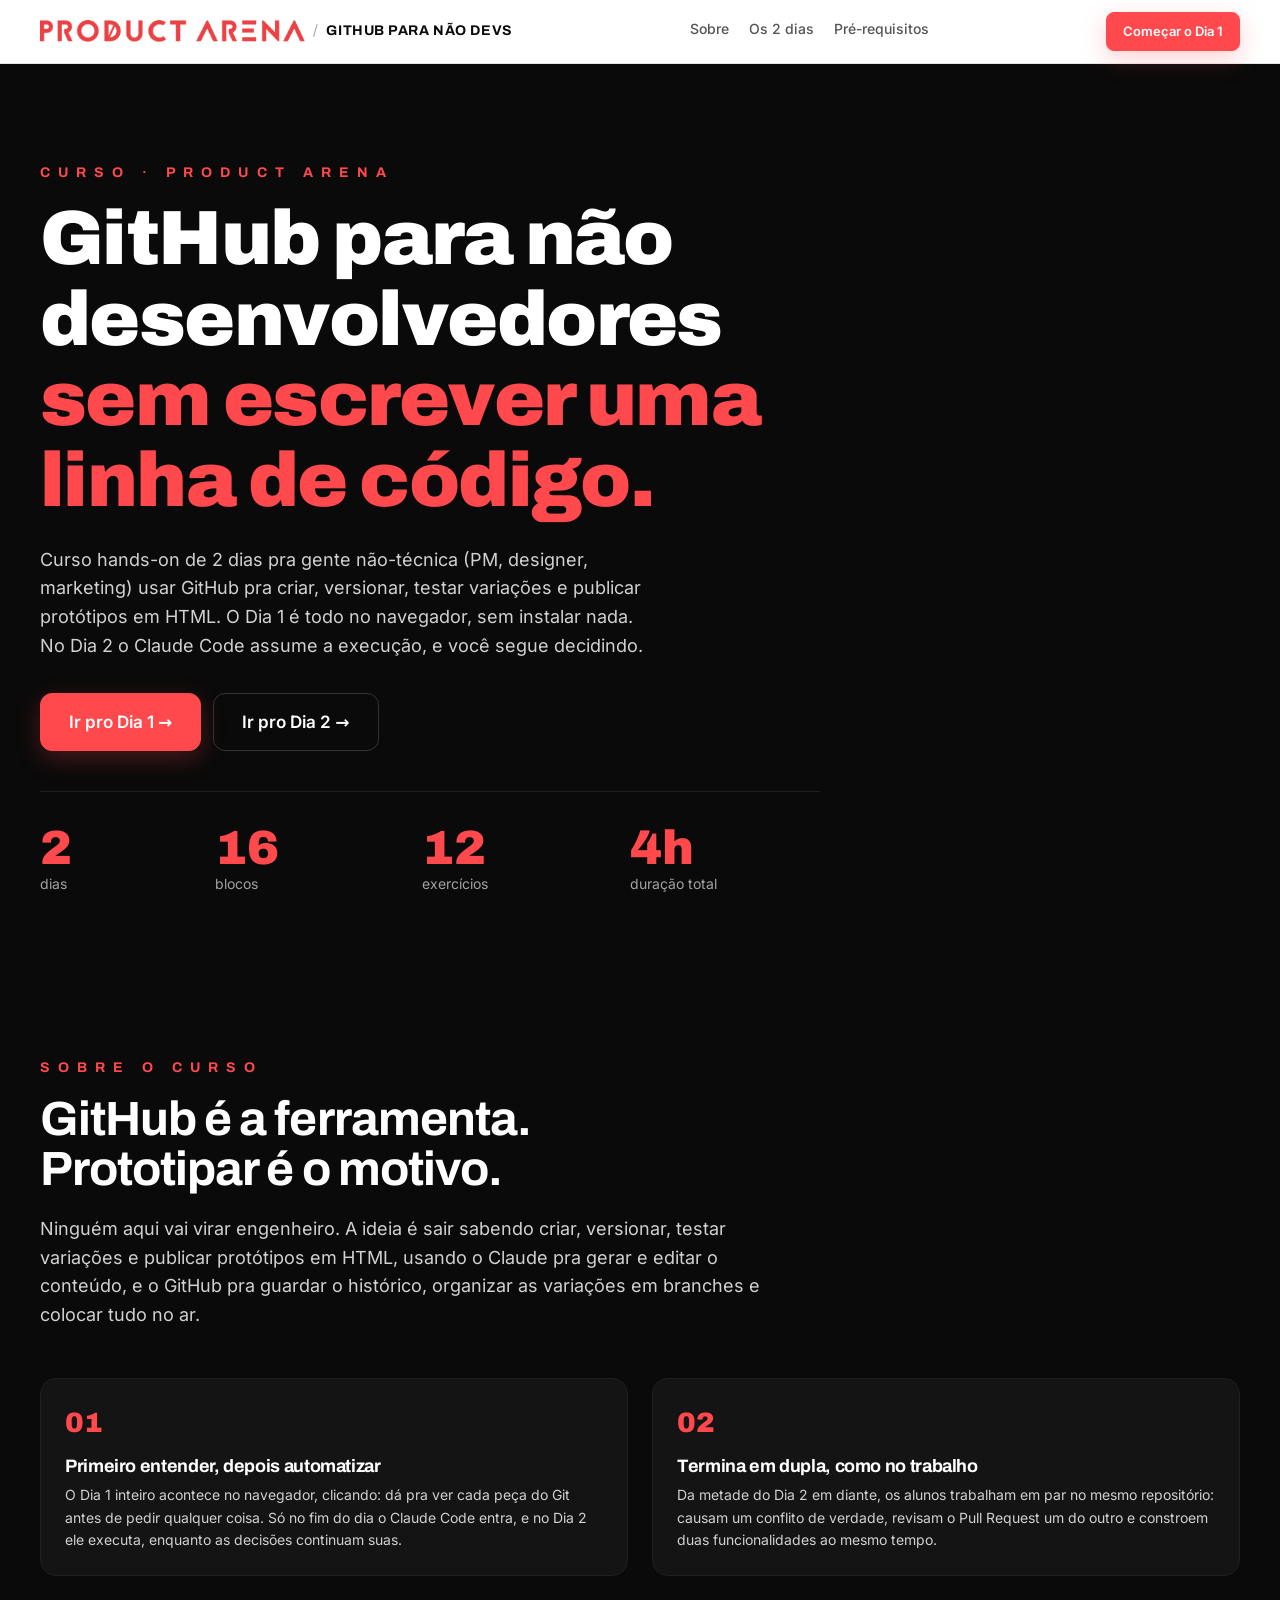
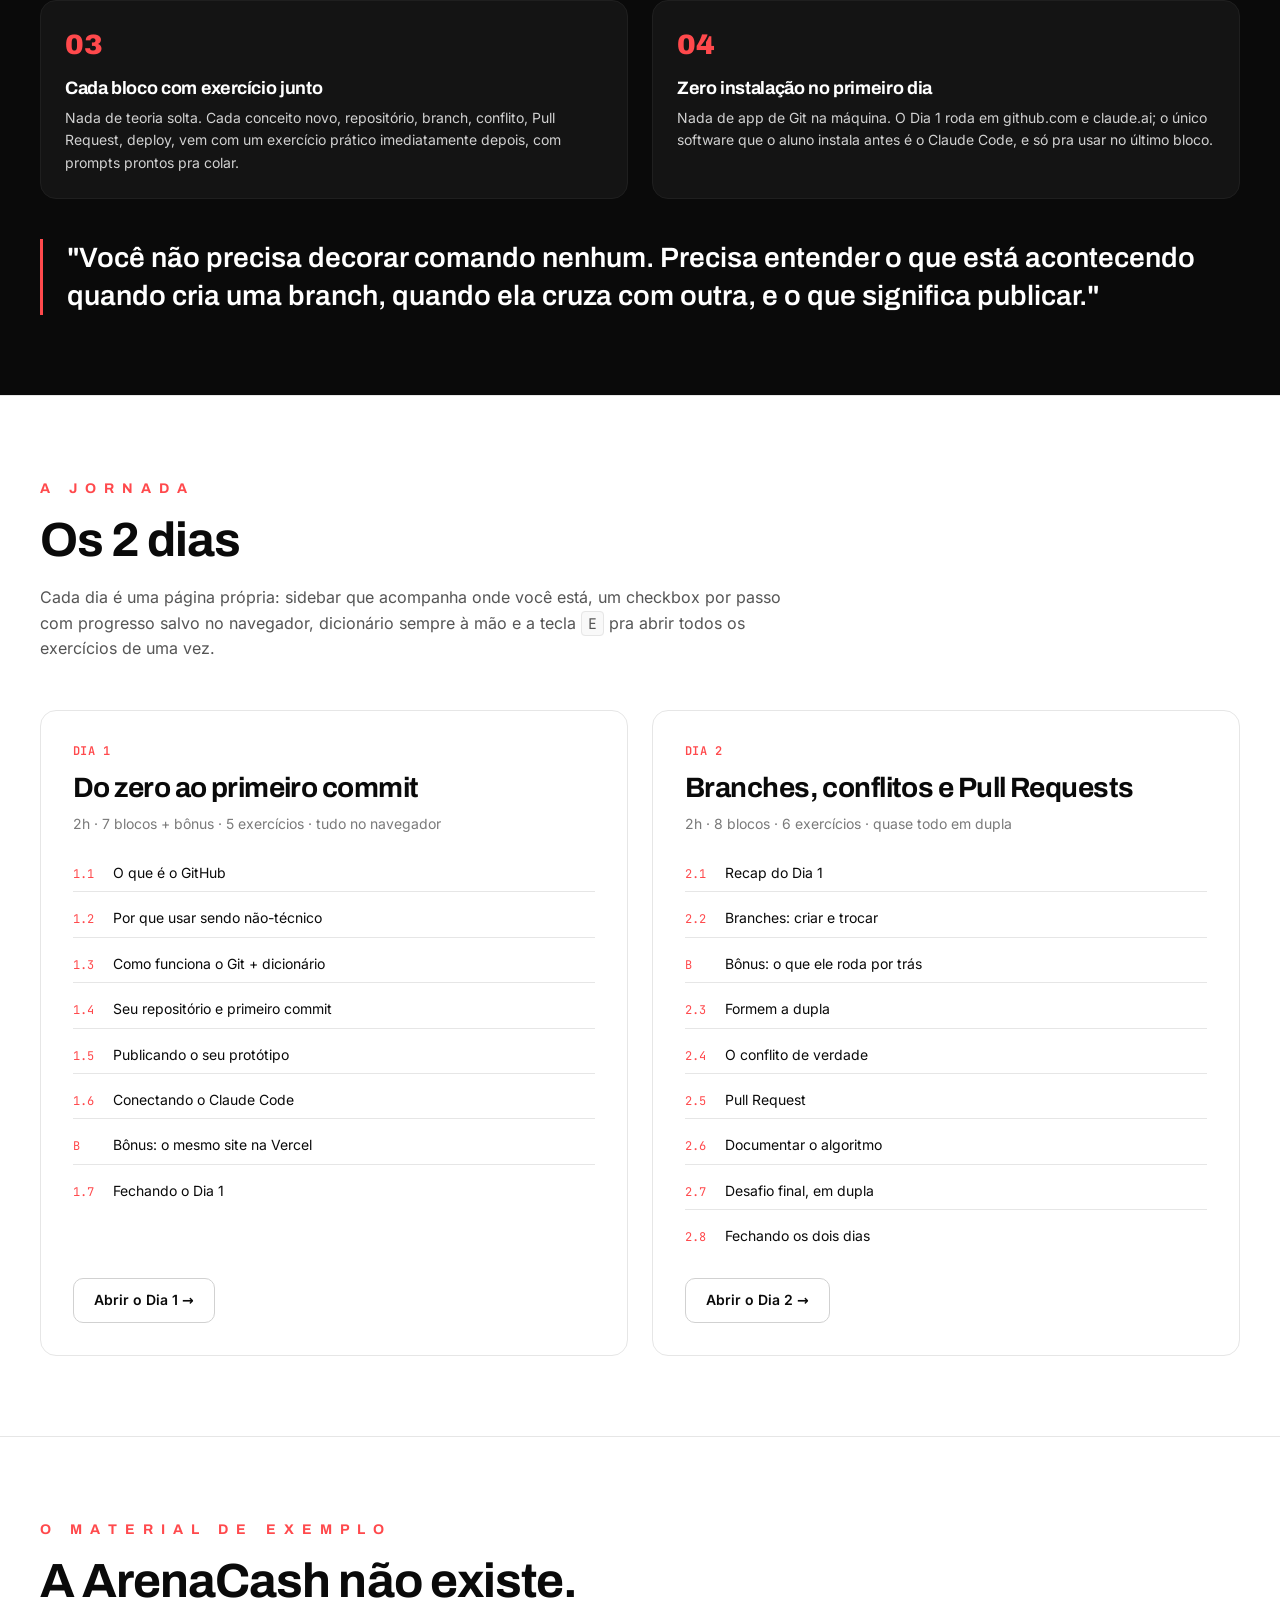
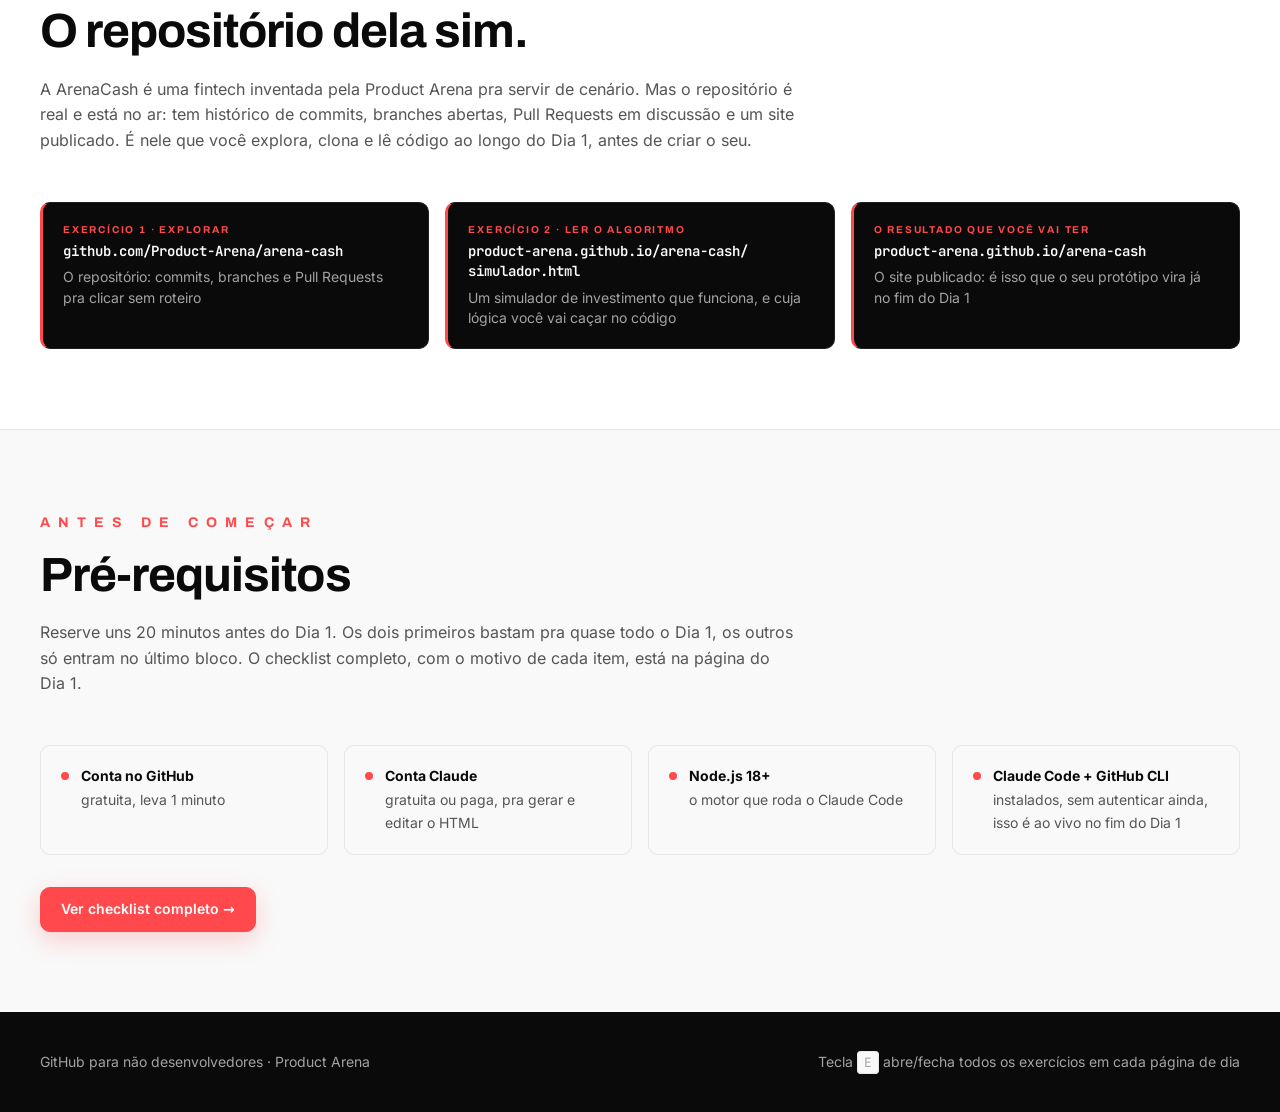
<file: site/index.html>
<!DOCTYPE html>
<html lang="pt-BR">
<head>
<meta charset="utf-8"/>
<meta content="width=device-width, initial-scale=1.0" name="viewport"/>
<title>GitHub para não desenvolvedores | Product Arena</title>
<meta name="description" content="Curso hands-on de 2 dias. GitHub, Git e Claude Code pra quem não é técnico prototipar, versionar e publicar em HTML."/>
<link href="colors_and_type.css" rel="stylesheet"/>
<link href="styles.css" rel="stylesheet"/>
</head>
<body>

<header class="topbar">
  <div class="topbar-inner">
    <a class="brand" href="#top">
      <img src="assets/logo-red.png" alt="Product Arena"/>
      <span class="brand-sep">/</span>
      <span class="brand-word">github para não devs</span>
    </a>
    <nav class="top-nav">
      <a href="#sobre">Sobre</a>
      <a href="#dias">Os 2 dias</a>
      <a href="#pre-requisitos">Pré-requisitos</a>
    </nav>
    <a class="btn btn--primary btn--sm" href="dia-1.html">Começar o Dia 1</a>
  </div>
</header>

<main id="top">

<!-- HERO -->
<section class="hero">
  <div class="hero-inner">
    <div class="hero-content">
      <span class="pa-eyebrow pa-eyebrow--red">C U R S O &nbsp; · &nbsp; P R O D U C T &nbsp; A R E N A</span>
      <h1>GitHub para não desenvolvedores <span class="accent">sem escrever uma linha de código.</span></h1>
      <p class="hero-sub">
        Curso hands-on de 2 dias pra gente não-técnica (PM, designer, marketing) usar GitHub pra criar, versionar,
        testar variações e publicar protótipos em HTML. O Dia 1 é todo no navegador, sem instalar nada. No Dia 2 o Claude Code assume a execução, e você
        segue decidindo.
      </p>
      <div class="hero-cta">
        <a class="btn btn--primary btn--lg" href="dia-1.html">Ir pro Dia 1 →</a>
        <a class="btn btn--ghost btn--lg" href="dia-2.html">Ir pro Dia 2 →</a>
      </div>
      <div class="hero-stats-grid">
        <div class="hero-stat"><span class="num">2</span><span class="label">dias</span></div>
        <div class="hero-stat"><span class="num">16</span><span class="label">blocos</span></div>
        <div class="hero-stat"><span class="num">12</span><span class="label">exercícios</span></div>
        <div class="hero-stat"><span class="num">4h</span><span class="label">duração total</span></div>
      </div>
    </div>
  </div>
</section>

<!-- SOBRE -->
<section class="section section--dark" id="sobre">
  <div class="container">
    <div class="section-head">
      <span class="pa-eyebrow pa-eyebrow--red">S O B R E &nbsp; O &nbsp; C U R S O</span>
      <h2>GitHub é a ferramenta. Prototipar é o motivo.</h2>
      <p class="pa-lead">Ninguém aqui vai virar engenheiro. A ideia é sair sabendo criar, versionar, testar
      variações e publicar protótipos em HTML, usando o Claude pra gerar e editar o conteúdo, e o GitHub
      pra guardar o histórico, organizar as variações em branches e colocar tudo no ar.</p>
    </div>

    <div class="approach-grid">
      <div class="approach-card">
        <span class="num">01</span>
        <h3>Primeiro entender, depois automatizar</h3>
        <p>O Dia 1 inteiro acontece no navegador, clicando: dá pra ver cada peça do Git antes de pedir qualquer
        coisa. Só no fim do dia o Claude Code entra, e no Dia 2 ele executa, enquanto as decisões continuam suas.</p>
      </div>
      <div class="approach-card">
        <span class="num">02</span>
        <h3>Termina em dupla, como no trabalho</h3>
        <p>Da metade do Dia 2 em diante, os alunos trabalham em par no mesmo repositório: causam um conflito de
        verdade, revisam o Pull Request um do outro e constroem duas funcionalidades ao mesmo tempo.</p>
      </div>
      <div class="approach-card">
        <span class="num">03</span>
        <h3>Cada bloco com exercício junto</h3>
        <p>Nada de teoria solta. Cada conceito novo, repositório, branch, conflito, Pull Request, deploy, vem
        com um exercício prático imediatamente depois, com prompts prontos pra colar.</p>
      </div>
      <div class="approach-card">
        <span class="num">04</span>
        <h3>Zero instalação no primeiro dia</h3>
        <p>Nada de app de Git na máquina. O Dia 1 roda em github.com e claude.ai; o único software que o aluno
        instala antes é o Claude Code, e só pra usar no último bloco.</p>
      </div>
    </div>

    <p class="pull-quote">"Você não precisa decorar comando nenhum. Precisa entender o que está acontecendo
    quando cria uma branch, quando ela cruza com outra, e o que significa publicar."</p>
  </div>
</section>

<!-- OS 2 DIAS -->
<section class="section" id="dias">
  <div class="container">
    <div class="section-head">
      <span class="pa-eyebrow pa-eyebrow--red">A &nbsp; J O R N A D A</span>
      <h2>Os 2 dias</h2>
      <p>Cada dia é uma página própria: sidebar que acompanha onde você está, um checkbox por passo com progresso salvo no navegador, dicionário sempre à mão e a tecla <code>E</code> pra abrir todos os exercícios de uma vez.</p>
    </div>

    <div class="day-grid">

      <!-- DIA 1 -->
      <div class="day-card">
        <span class="day-card-tag">Dia 1</span>
        <h3>Do zero ao primeiro commit</h3>
        <p class="day-meta">2h · 7 blocos + bônus · 5 exercícios · tudo no navegador</p>
        <ul class="day-block-list">
          <li><span class="block-tag">1.1</span><span class="block-name">O que é o GitHub</span></li>
          <li><span class="block-tag">1.2</span><span class="block-name">Por que usar sendo não-técnico</span></li>
          <li><span class="block-tag">1.3</span><span class="block-name">Como funciona o Git + dicionário</span></li>
          <li><span class="block-tag">1.4</span><span class="block-name">Seu repositório e primeiro commit</span></li>
          <li><span class="block-tag">1.5</span><span class="block-name">Publicando o seu protótipo</span></li>
          <li><span class="block-tag">1.6</span><span class="block-name">Conectando o Claude Code</span></li>
          <li><span class="block-tag">B</span><span class="block-name">Bônus: o mesmo site na Vercel</span></li>
          <li><span class="block-tag">1.7</span><span class="block-name">Fechando o Dia 1</span></li>
        </ul>
        <a class="btn btn--ghost-light" href="dia-1.html">Abrir o Dia 1 →</a>
      </div>

      <!-- DIA 2 -->
      <div class="day-card">
        <span class="day-card-tag">Dia 2</span>
        <h3>Branches, conflitos e Pull Requests</h3>
        <p class="day-meta">2h · 8 blocos · 6 exercícios · quase todo em dupla</p>
        <ul class="day-block-list">
          <li><span class="block-tag">2.1</span><span class="block-name">Recap do Dia 1</span></li>
          <li><span class="block-tag">2.2</span><span class="block-name">Branches: criar e trocar</span></li>
          <li><span class="block-tag">B</span><span class="block-name">Bônus: o que ele roda por trás</span></li>
          <li><span class="block-tag">2.3</span><span class="block-name">Formem a dupla</span></li>
          <li><span class="block-tag">2.4</span><span class="block-name">O conflito de verdade</span></li>
          <li><span class="block-tag">2.5</span><span class="block-name">Pull Request</span></li>
          <li><span class="block-tag">2.6</span><span class="block-name">Documentar o algoritmo</span></li>
          <li><span class="block-tag">2.7</span><span class="block-name">Desafio final, em dupla</span></li>
          <li><span class="block-tag">2.8</span><span class="block-name">Fechando os dois dias</span></li>
        </ul>
        <a class="btn btn--ghost-light" href="dia-2.html">Abrir o Dia 2 →</a>
      </div>

    </div>
  </div>
</section>

<!-- MATERIAL DE EXEMPLO -->
<section class="section" id="arenacash">
  <div class="container">
    <div class="section-head">
      <span class="pa-eyebrow pa-eyebrow--red">O &nbsp; M A T E R I A L &nbsp; D E &nbsp; E X E M P L O</span>
      <h2>A ArenaCash não existe. O repositório dela sim.</h2>
      <p>A ArenaCash é uma fintech inventada pela Product Arena pra servir de cenário. Mas o repositório é
      real e está no ar: tem histórico de commits, branches abertas, Pull Requests em discussão e um site
      publicado. É nele que você explora, clona e lê código ao longo do Dia 1, antes de criar o seu.</p>
    </div>

    <div class="link-cards link-cards--tres">
      <a class="link-card" href="https://github.com/Product-Arena/arena-cash" rel="noopener" target="_blank">
        <span class="link-card-label">Exercício 1 · explorar</span>
        <span class="link-card-url">github.com/Product-Arena/arena-cash</span>
        <span class="link-card-desc">O repositório: commits, branches e Pull Requests pra clicar sem roteiro</span>
      </a>
      <a class="link-card" href="https://product-arena.github.io/arena-cash/simulador.html" rel="noopener" target="_blank">
        <span class="link-card-label">Exercício 2 · ler o algoritmo</span>
        <span class="link-card-url">product-arena.github.io/arena-cash/<wbr>simulador.html</span>
        <span class="link-card-desc">Um simulador de investimento que funciona, e cuja lógica você vai caçar no código</span>
      </a>
      <a class="link-card" href="https://product-arena.github.io/arena-cash/" rel="noopener" target="_blank">
        <span class="link-card-label">O resultado que você vai ter</span>
        <span class="link-card-url">product-arena.github.io/arena-cash</span>
        <span class="link-card-desc">O site publicado: é isso que o seu protótipo vira já no fim do Dia 1</span>
      </a>
    </div>
  </div>
</section>

<!-- PRÉ-REQUISITOS TEASER -->
<section class="section section--muted" id="pre-requisitos">
  <div class="container">
    <div class="section-head">
      <span class="pa-eyebrow pa-eyebrow--red">A N T E S &nbsp; D E &nbsp; C O M E Ç A R</span>
      <h2>Pré-requisitos</h2>
      <p>Reserve uns 20 minutos antes do Dia 1. Os dois primeiros bastam pra quase todo o Dia 1, os outros só
      entram no último bloco. O checklist completo, com o motivo de cada item, está na página do Dia 1.</p>
    </div>
    <div class="prereq-teaser-grid">
      <div class="prereq-teaser-item"><span class="dot"></span><div><strong>Conta no GitHub</strong><span>gratuita, leva 1 minuto</span></div></div>
      <div class="prereq-teaser-item"><span class="dot"></span><div><strong>Conta Claude</strong><span>gratuita ou paga, pra gerar e editar o HTML</span></div></div>
      <div class="prereq-teaser-item"><span class="dot"></span><div><strong>Node.js 18+</strong><span>o motor que roda o Claude Code</span></div></div>
      <div class="prereq-teaser-item"><span class="dot"></span><div><strong>Claude Code + GitHub CLI</strong><span>instalados, sem autenticar ainda, isso é ao vivo no fim do Dia 1</span></div></div>
    </div>
    <div style="margin-top: var(--s-8);">
      <a class="btn btn--primary" href="dia-1.html#pre-requisitos">Ver checklist completo →</a>
    </div>
  </div>
</section>

</main>

<footer class="site-footer">
  <div class="container">
    <span>GitHub para não desenvolvedores · Product Arena</span>
    <span>Tecla <code>E</code> abre/fecha todos os exercícios em cada página de dia</span>
  </div>
</footer>

<button class="scroll-top" id="scroll-top" aria-label="Voltar ao topo">↑</button>

<script src="app.js"></script>
</body>
</html>
</file>
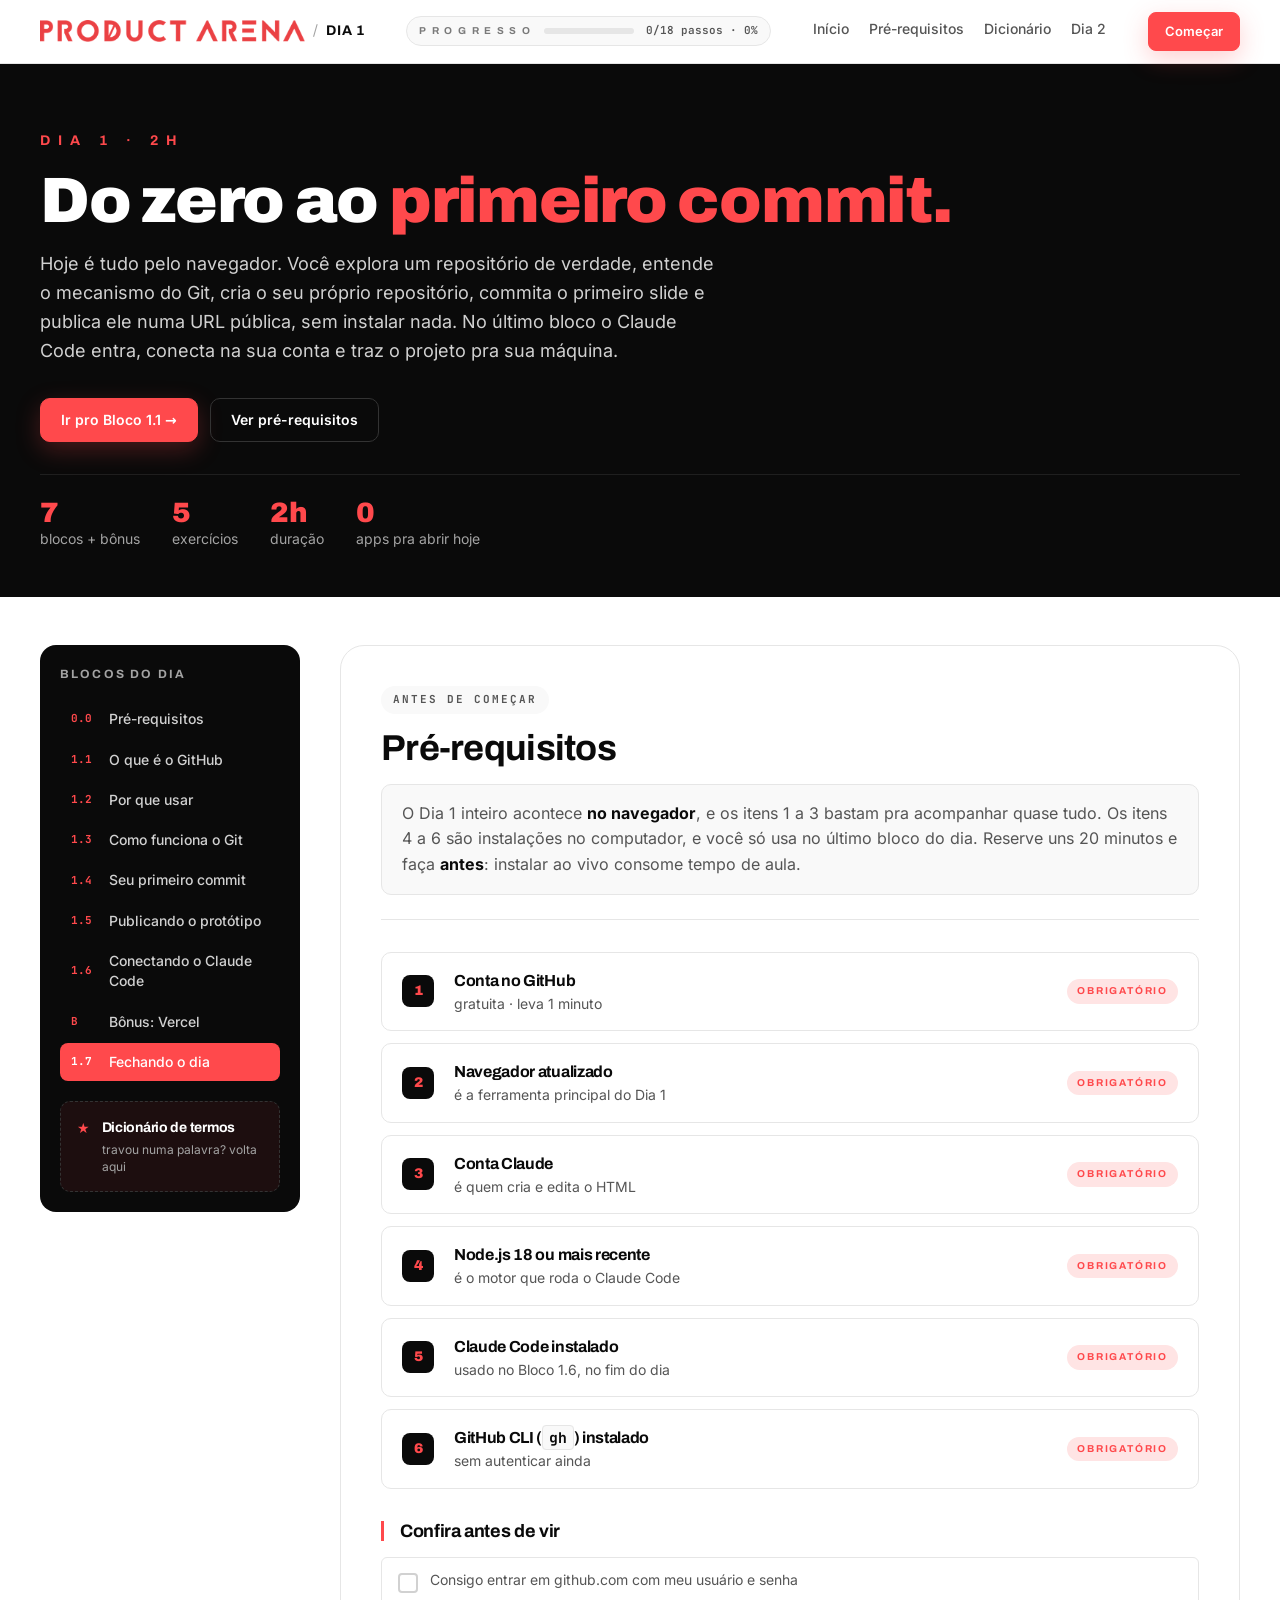
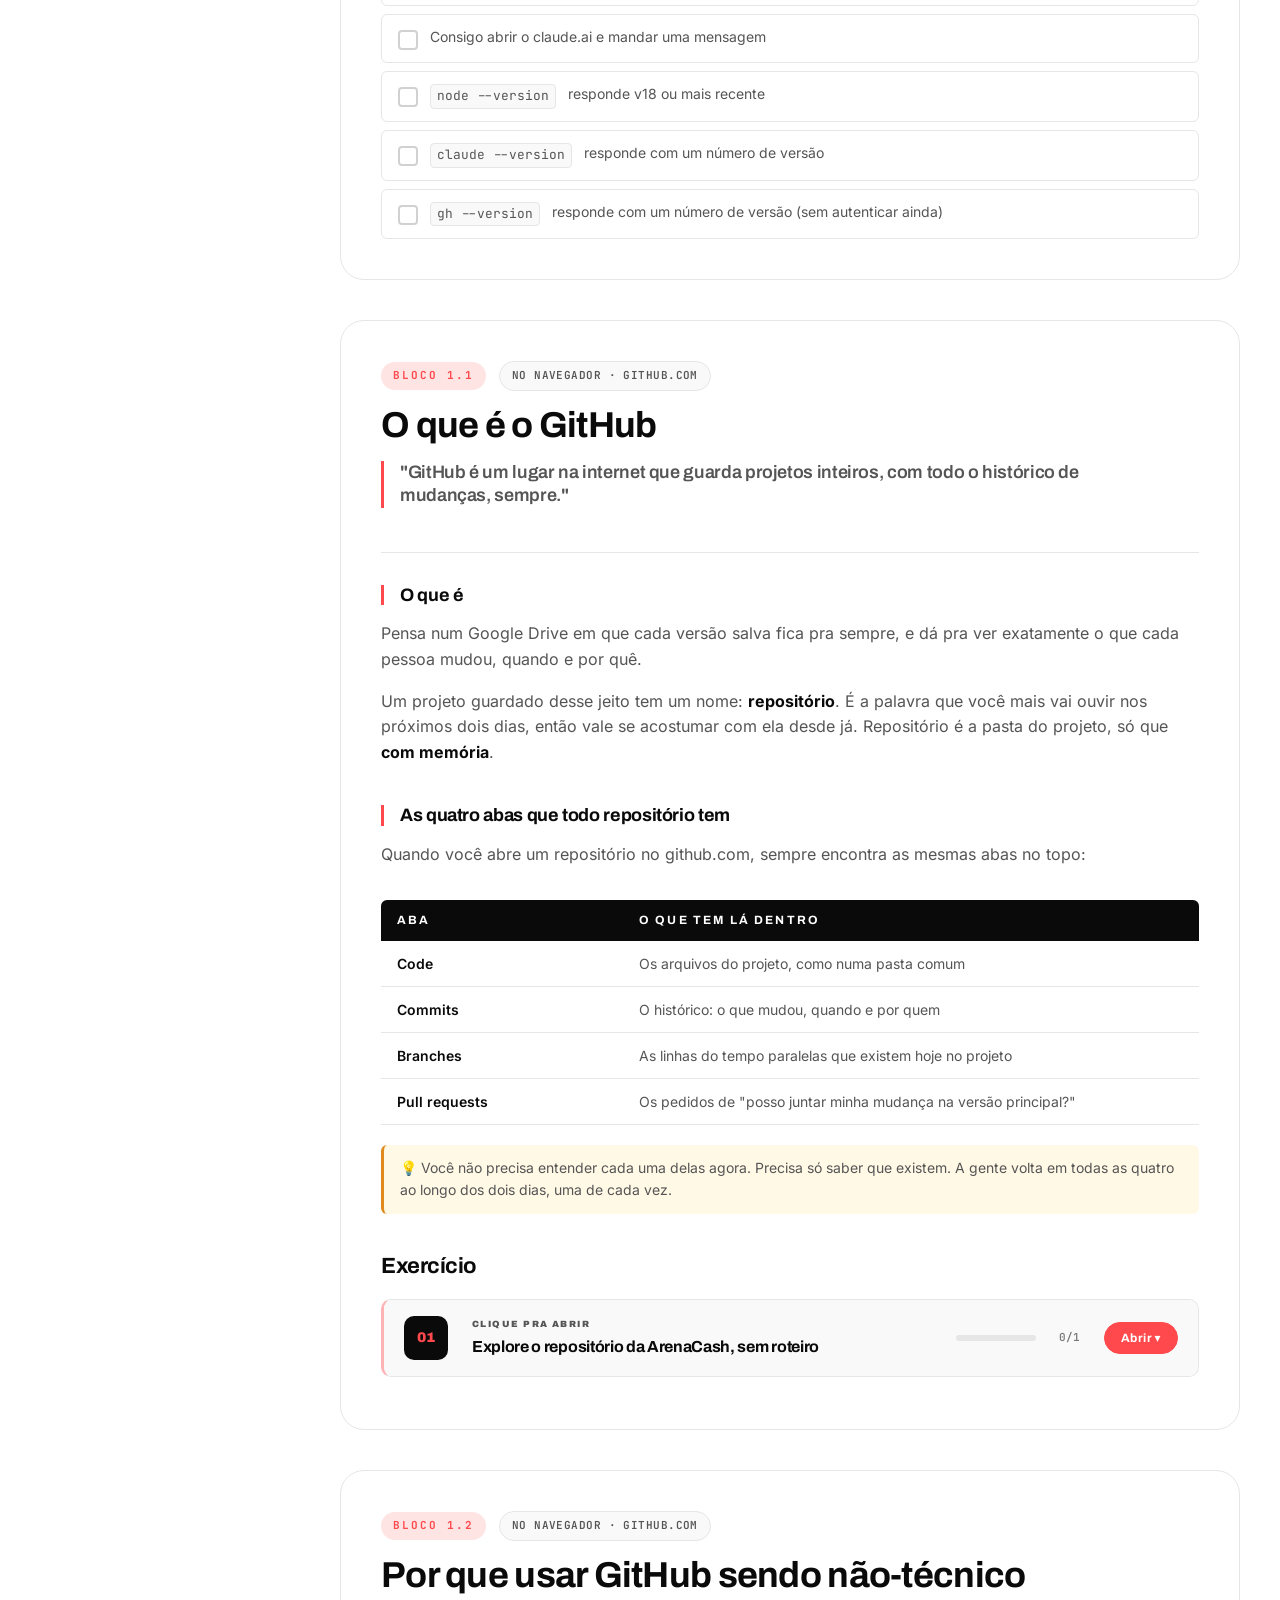
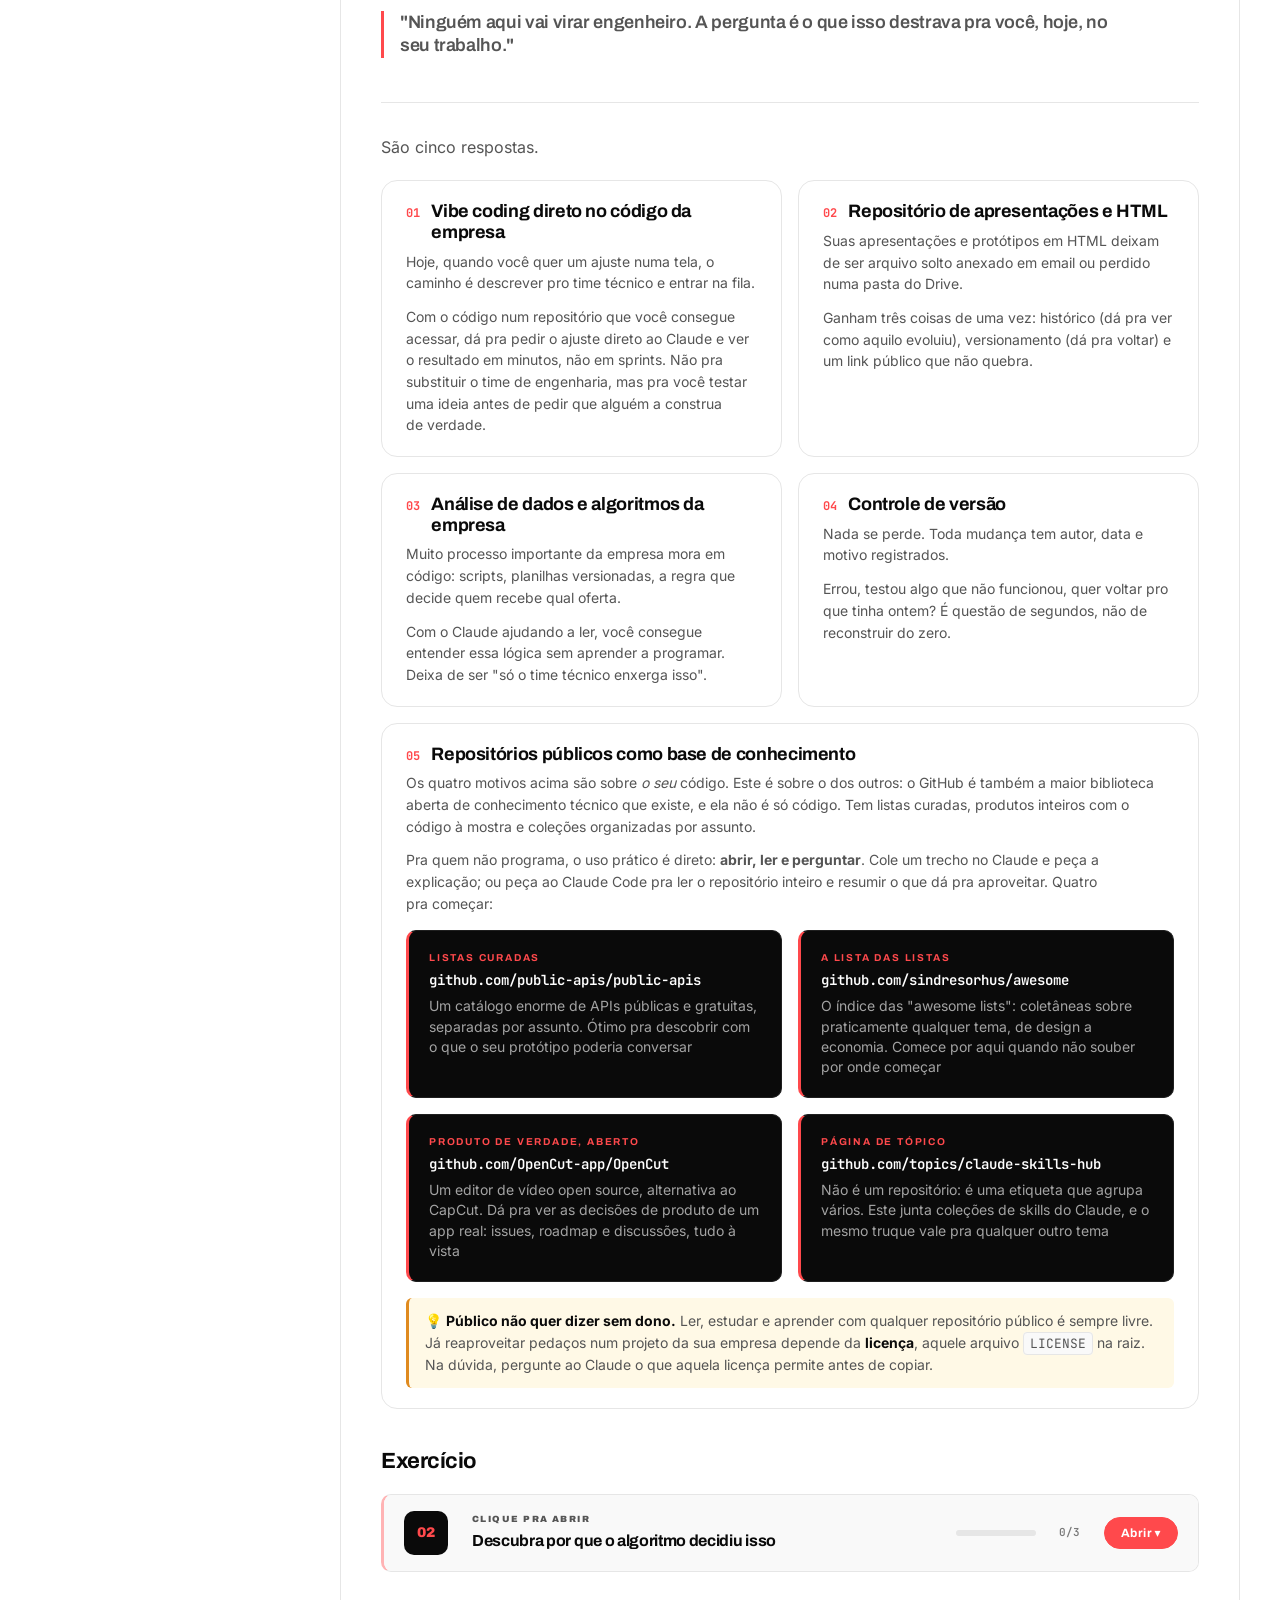
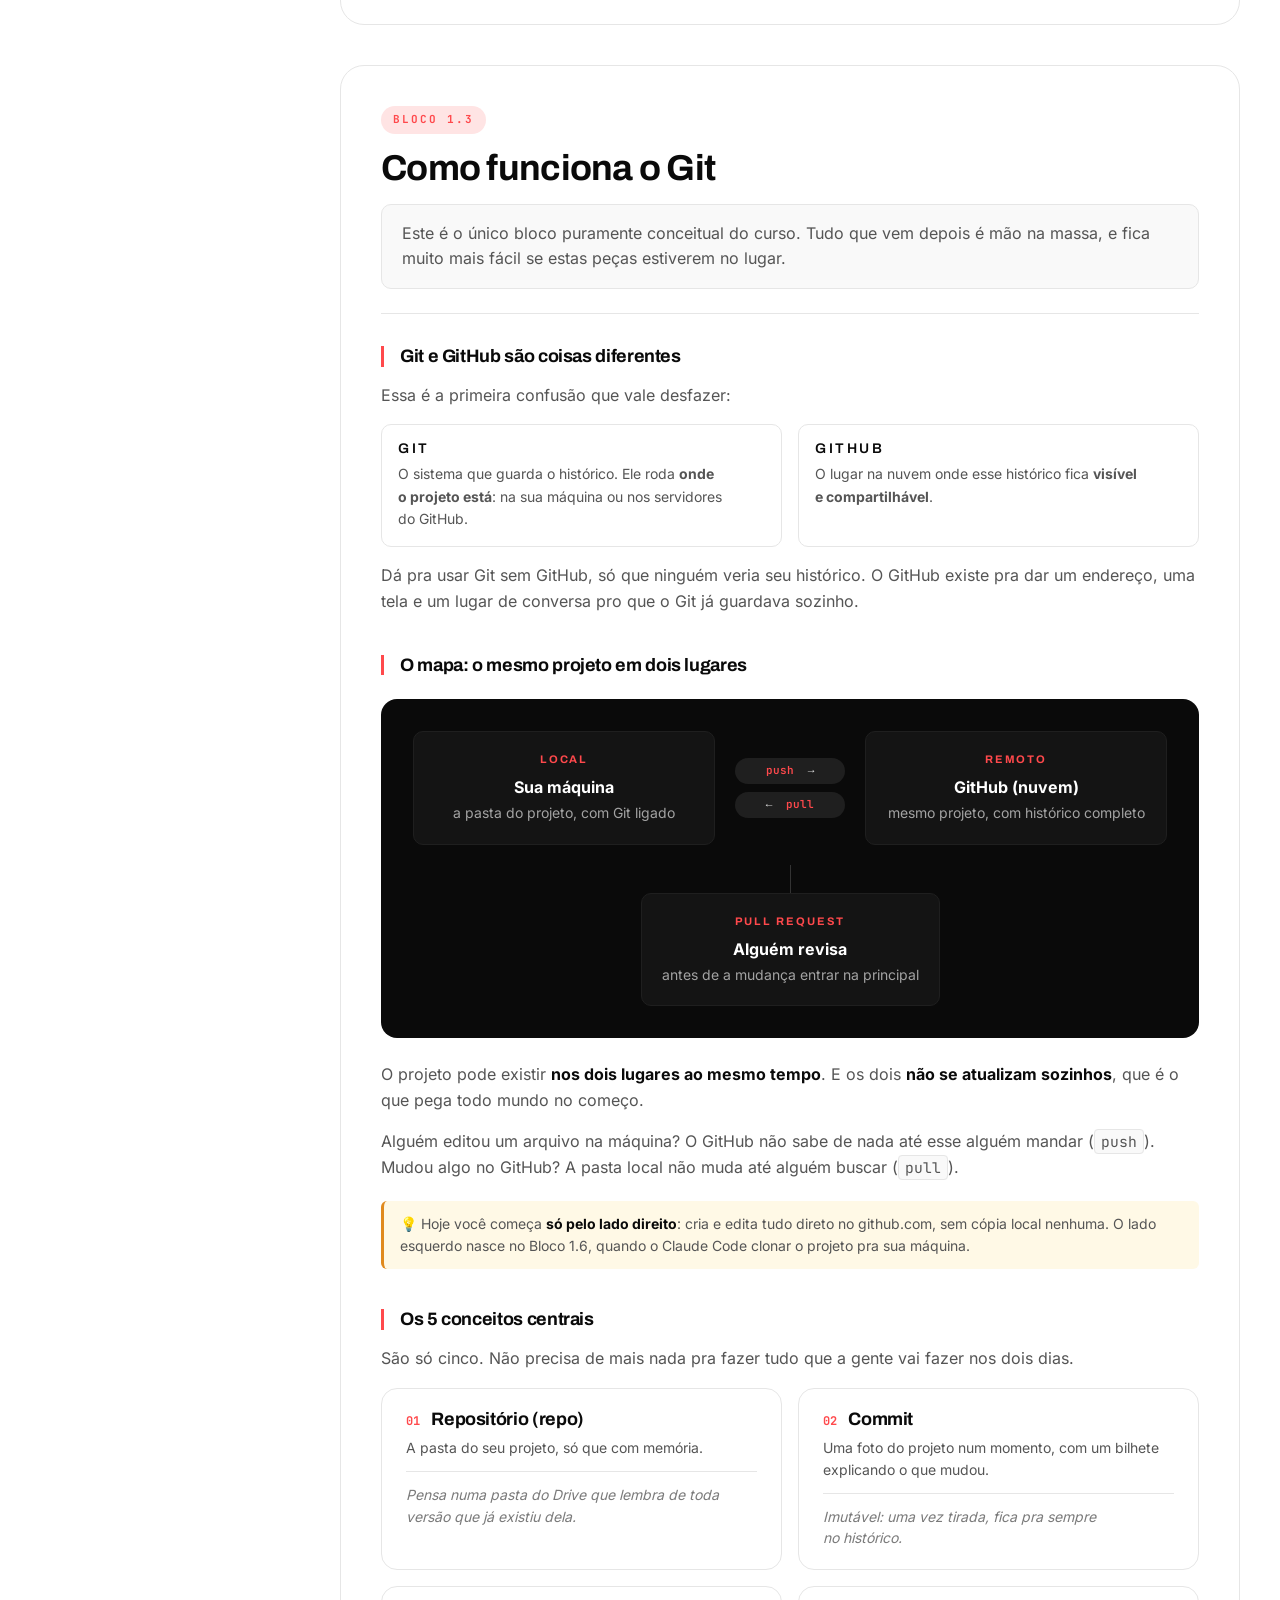
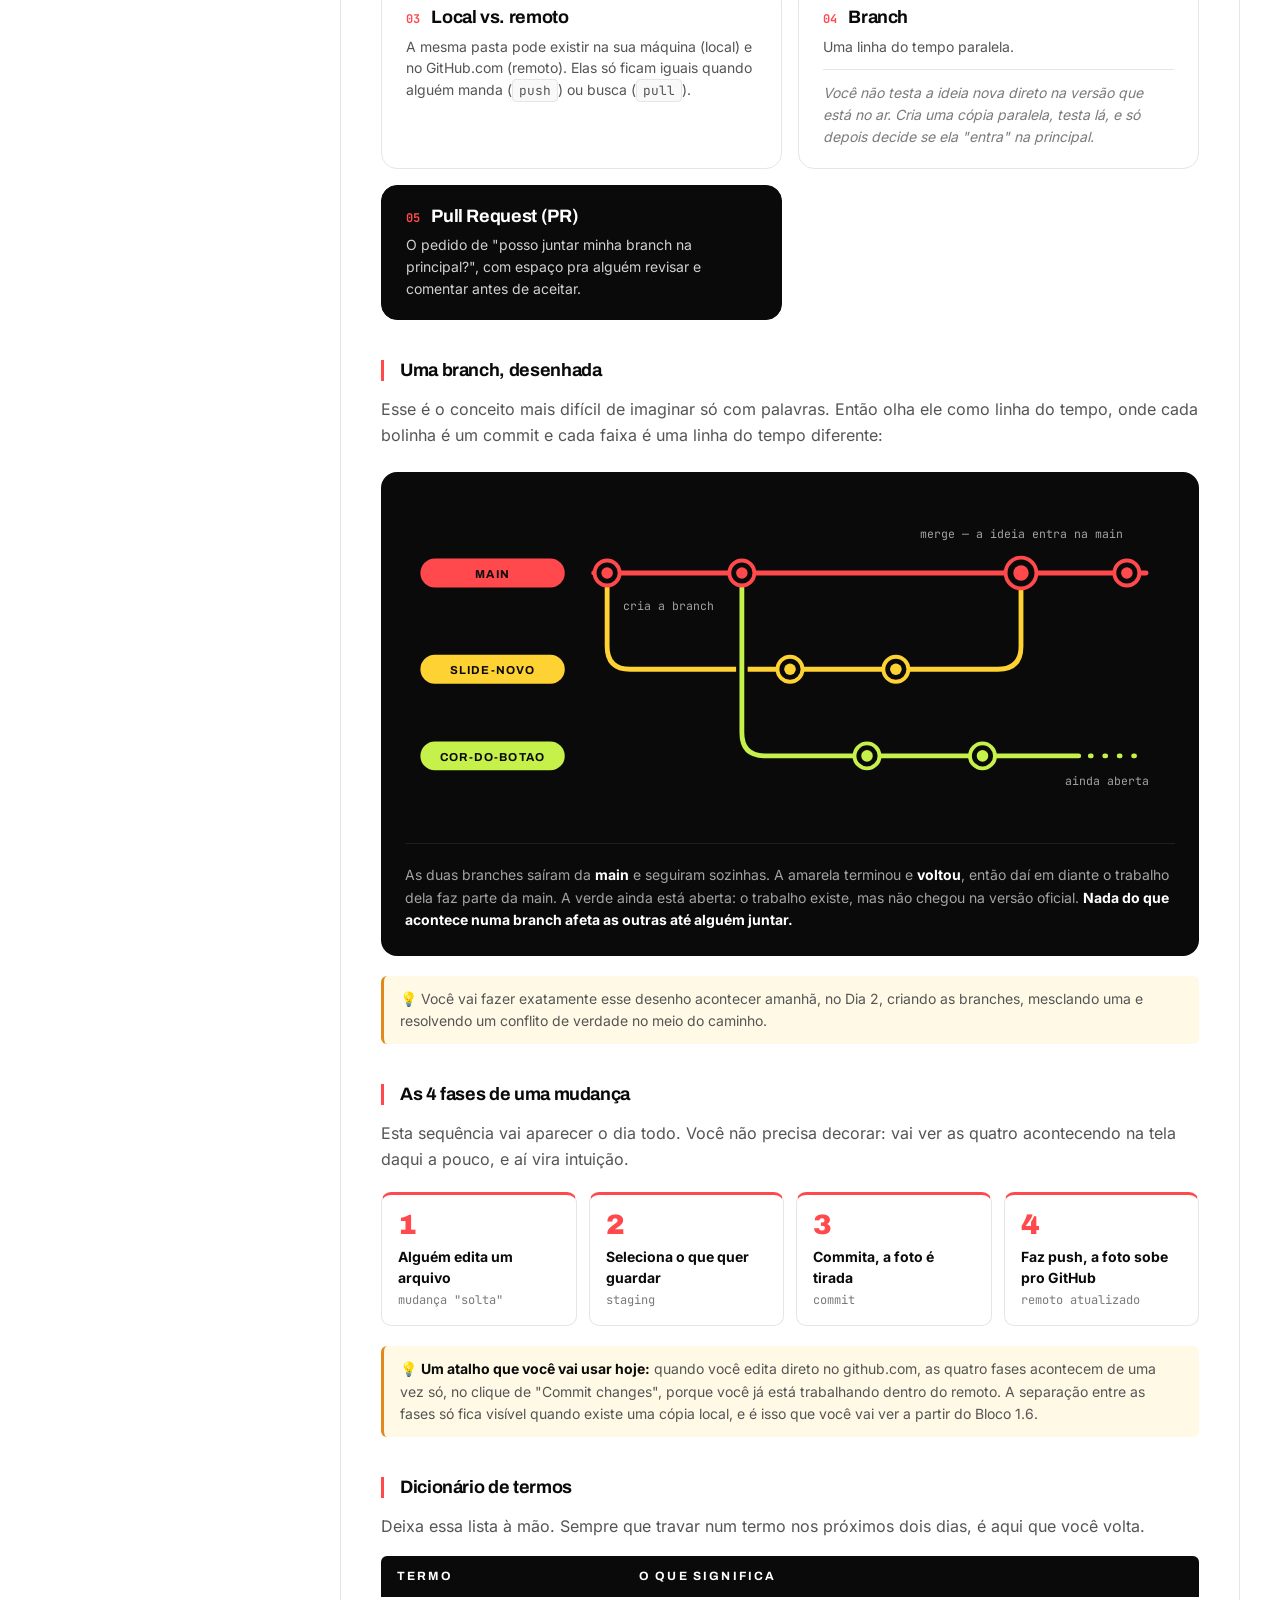
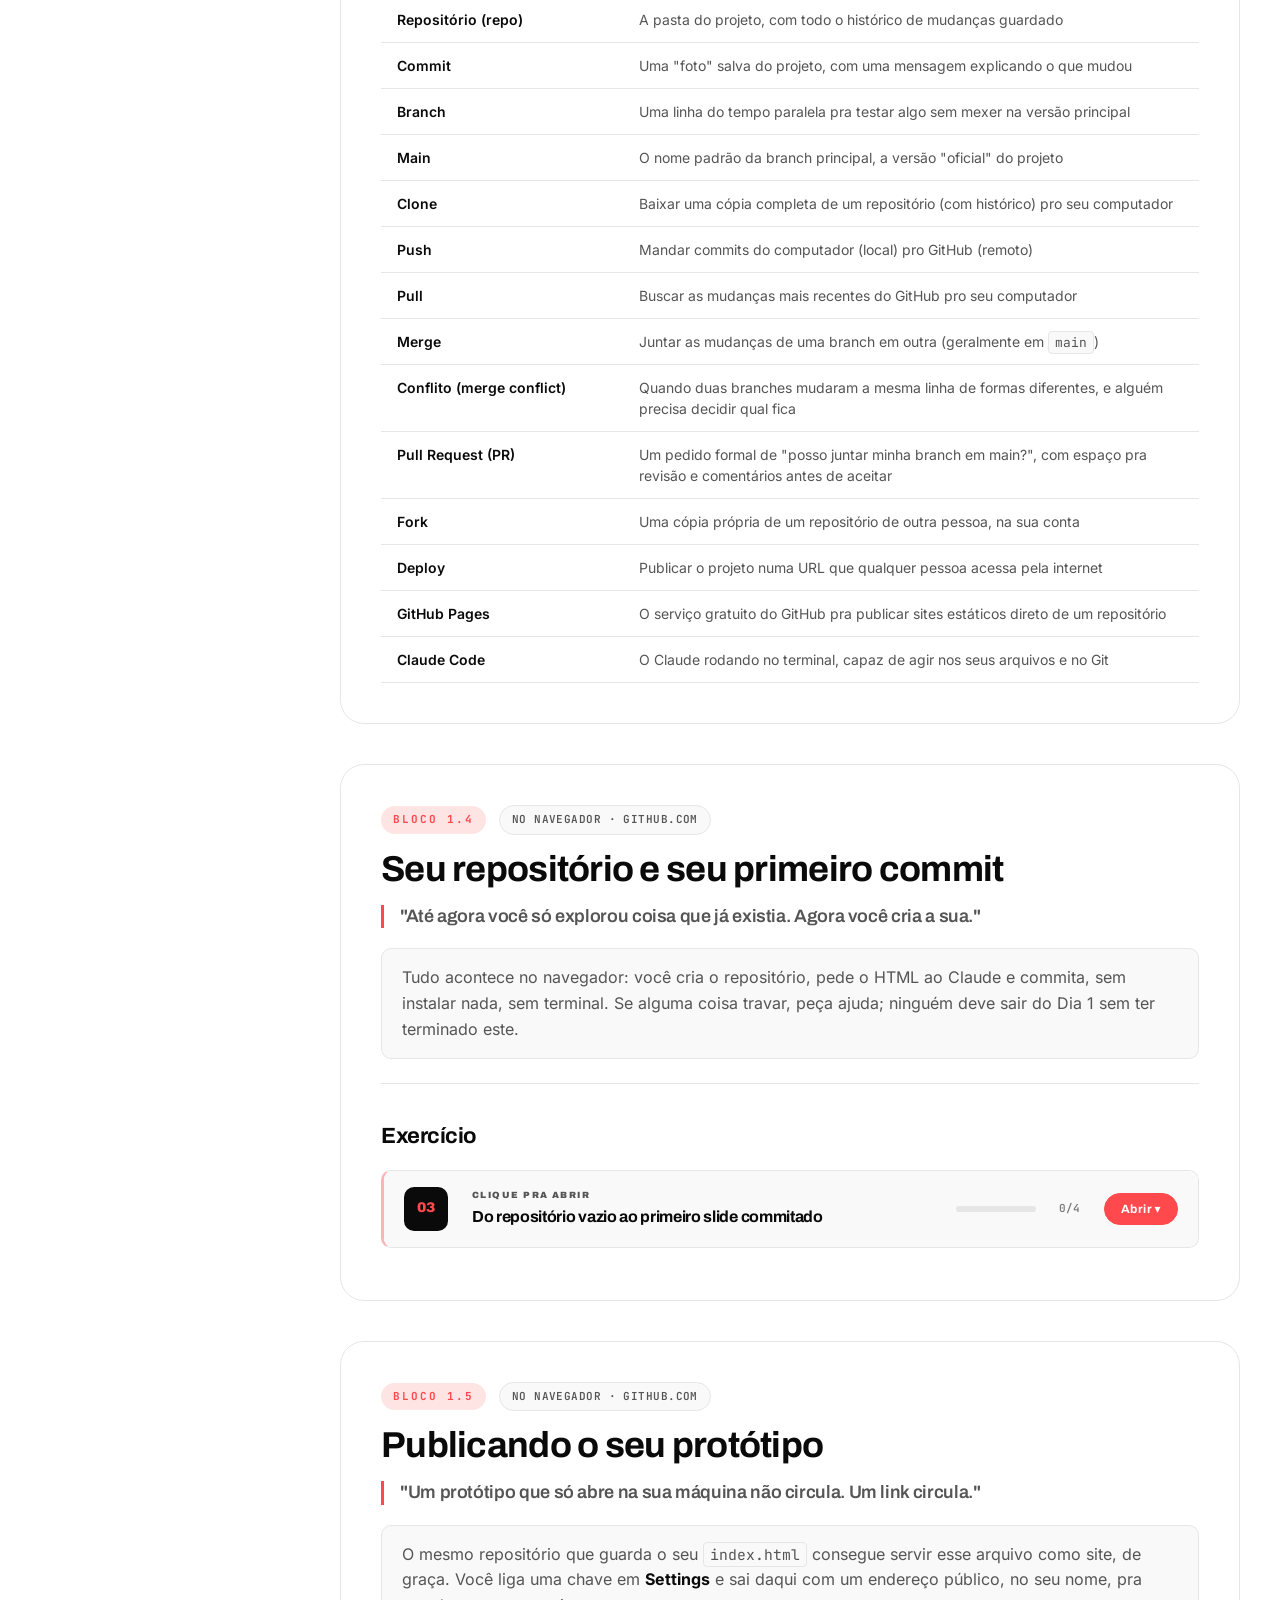
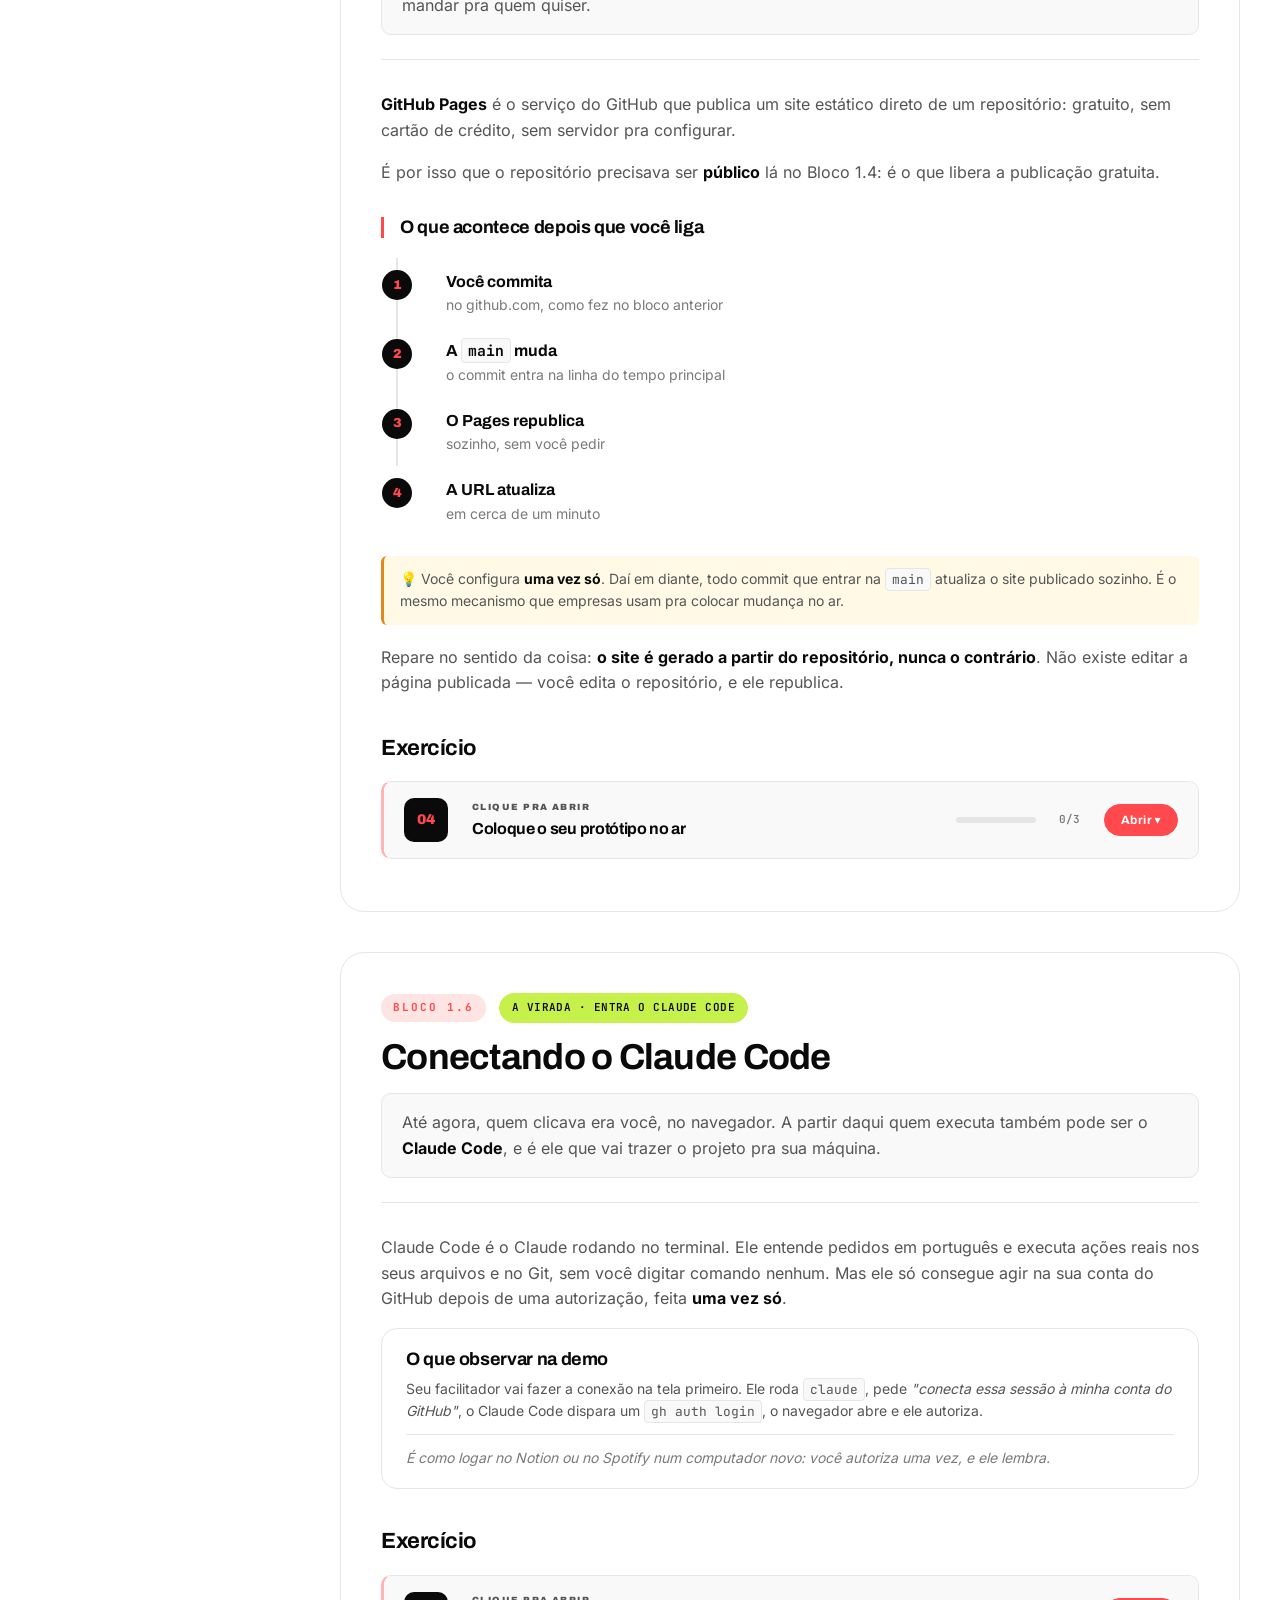
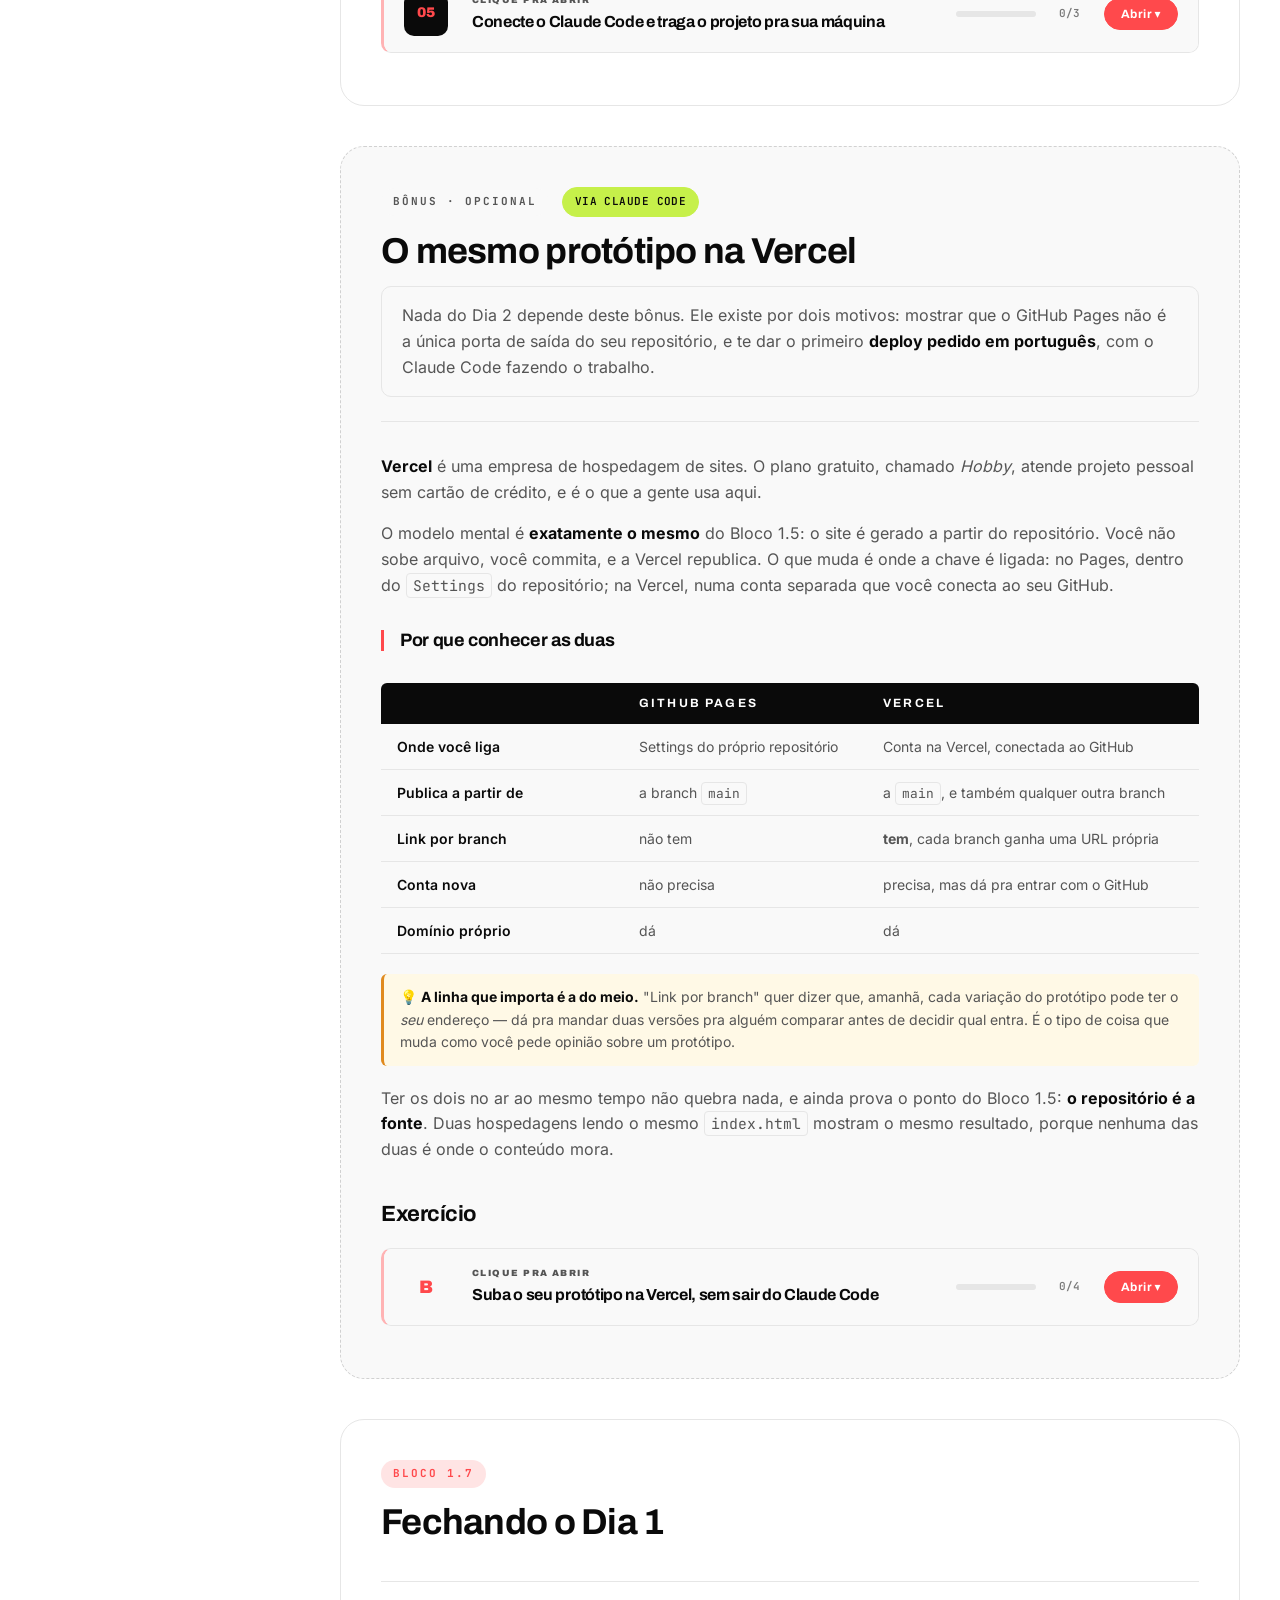
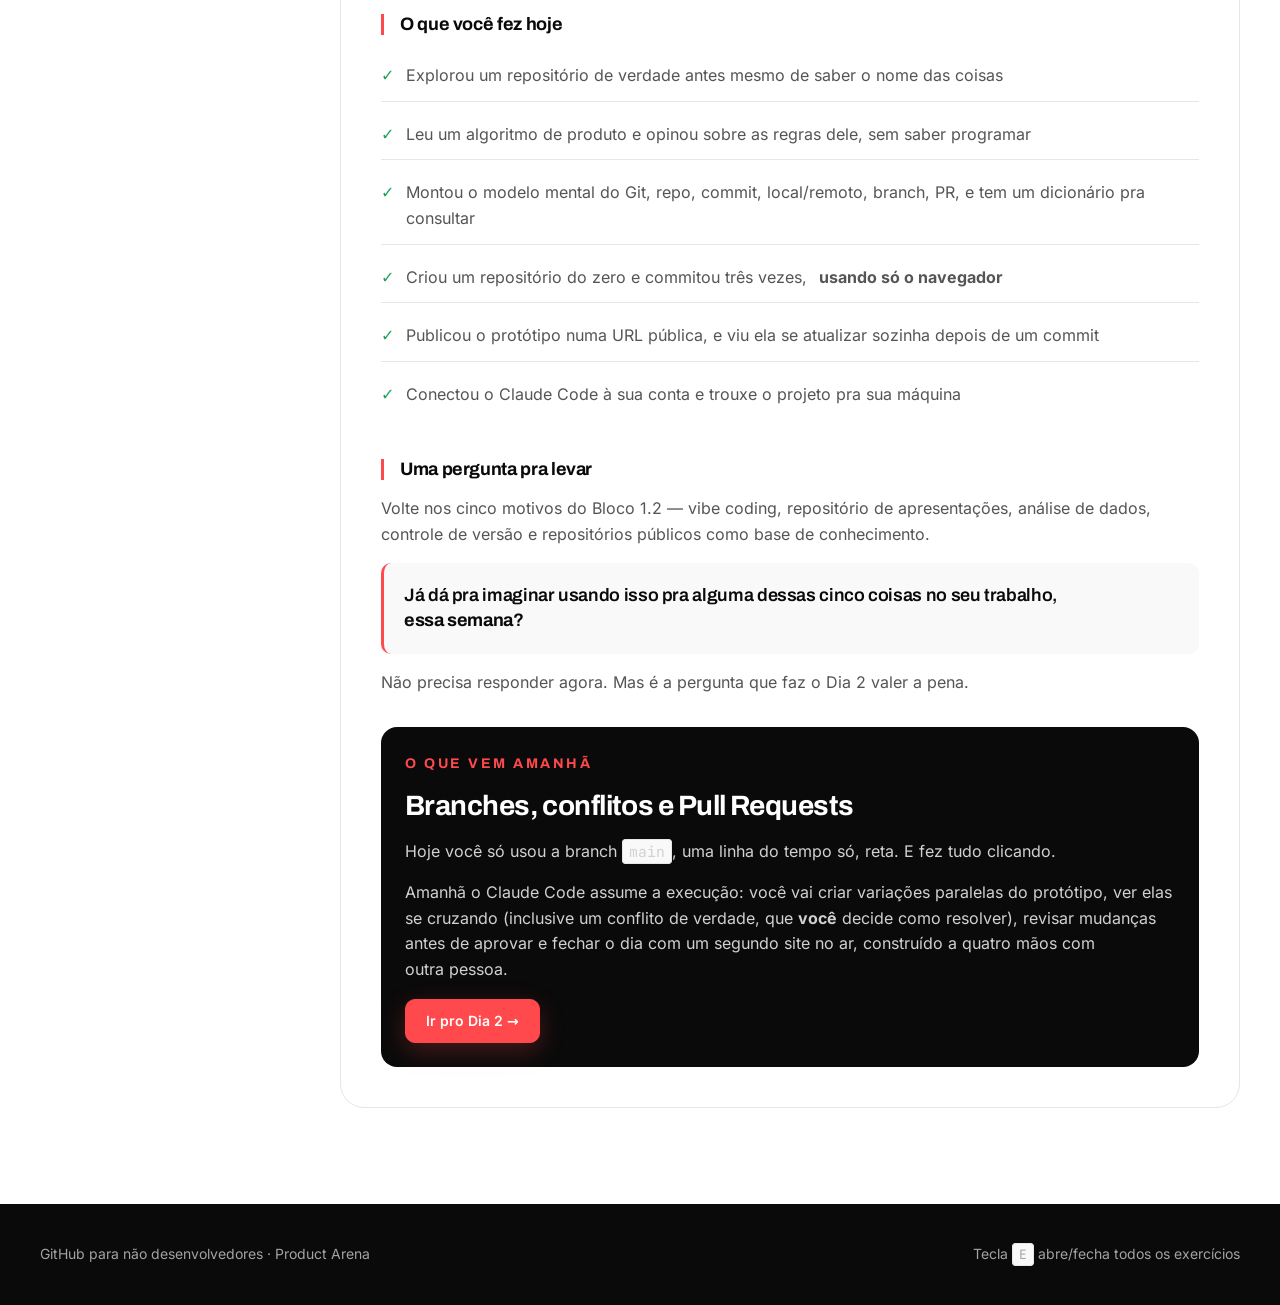
<file: site/dia-1.html>
<!DOCTYPE html>
<html lang="pt-BR">
<head>
<meta charset="utf-8"/>
<meta content="width=device-width, initial-scale=1.0" name="viewport"/>
<title>Dia 1 — Do zero ao primeiro commit | GitHub para não desenvolvedores</title>
<meta name="description" content="Dia 1 do curso GitHub para não desenvolvedores: tudo pelo navegador, do 'o que é o GitHub' até conectar o Claude Code."/>
<link href="colors_and_type.css" rel="stylesheet"/>
<link href="styles.css" rel="stylesheet"/>
</head>
<body>

<header class="topbar">
  <div class="topbar-inner">
    <a class="brand" href="index.html">
      <img src="assets/logo-red.png" alt="Product Arena"/>
      <span class="brand-sep">/</span>
      <span class="brand-word">dia 1</span>
    </a>
    <nav class="top-nav">
      <a href="index.html">Início</a>
      <a href="#pre-requisitos">Pré-requisitos</a>
      <a href="#dicionario">Dicionário</a>
      <a href="dia-2.html">Dia 2</a>
    </nav>
    <a class="btn btn--primary btn--sm" href="#bloco-1-1">Começar</a>
  </div>
</header>

<main id="top">

<!-- HERO DO DIA -->
<section class="day-hero">
  <div class="container">
    <span class="pa-eyebrow pa-eyebrow--red">D I A &nbsp; 1 &nbsp; · &nbsp; 2 h</span>
    <h1>Do zero ao <span class="accent">primeiro commit.</span></h1>
    <p class="day-hero-sub">
      Hoje é tudo pelo navegador. Você explora um repositório de verdade, entende o mecanismo do Git, cria
      o seu próprio repositório, commita o primeiro slide e publica ele numa URL pública, sem instalar nada.
      No último bloco o Claude Code entra, conecta na sua conta e traz o projeto pra sua máquina.
    </p>
    <div class="day-nav-links">
      <a class="btn btn--primary" href="#bloco-1-1">Ir pro Bloco 1.1 →</a>
      <a class="btn btn--ghost" href="#pre-requisitos">Ver pré-requisitos</a>
    </div>
    <div class="day-hero-meta">
      <div><span class="num">7</span><span class="label">blocos + bônus</span></div>
      <div><span class="num">5</span><span class="label">exercícios</span></div>
      <div><span class="num">2h</span><span class="label">duração</span></div>
      <div><span class="num">0</span><span class="label">apps pra abrir hoje</span></div>
    </div>
  </div>
</section>

<div class="day-layout">

  <!-- SIDEBAR -->
  <aside class="side-nav">
    <p class="side-label">Blocos do dia</p>
    <ul class="side-list">
      <li><a href="#pre-requisitos"><span class="num">0.0</span> Pré-requisitos</a></li>
      <li><a href="#bloco-1-1"><span class="num">1.1</span> O que é o GitHub</a></li>
      <li><a href="#bloco-1-2"><span class="num">1.2</span> Por que usar</a></li>
      <li><a href="#bloco-1-3"><span class="num">1.3</span> Como funciona o Git</a></li>
      <li><a href="#bloco-1-4"><span class="num">1.4</span> Seu primeiro commit</a></li>
      <li><a href="#bloco-1-5"><span class="num">1.5</span> Publicando o protótipo</a></li>
      <li><a href="#bloco-1-6"><span class="num">1.6</span> Conectando o Claude Code</a></li>
      <li><a href="#bonus"><span class="num">B</span> Bônus: Vercel</a></li>
      <li><a href="#bloco-1-7"><span class="num">1.7</span> Fechando o dia</a></li>
    </ul>

    <a class="side-pinned" href="#dicionario">
      <span class="side-pinned-icon" aria-hidden="true">★</span>
      <span>
        <strong>Dicionário de termos</strong>
        <span>travou numa palavra? volta aqui</span>
      </span>
    </a>
  </aside>

  <!-- BLOCOS -->
  <div class="blocks">

    <!-- ============================================================ PRÉ-REQUISITOS -->
    <section class="block" id="pre-requisitos">
      <div class="block-head">
        <span class="block-pill gray">Antes de começar</span>
        <h2>Pré-requisitos</h2>
        <p class="block-obj">O Dia 1 inteiro acontece <strong>no navegador</strong>, e os itens 1 a 3 bastam
        pra acompanhar quase tudo. Os itens 4 a 6 são instalações no computador, e você só usa no último
        bloco do dia. Reserve uns 20 minutos e faça <strong>antes</strong>: instalar ao vivo consome tempo
        de aula.</p>
      </div>

      <div class="prereq-list">

        <details class="setup-step">
          <summary>
            <span class="step-num">1</span>
            <div class="step-title">
              <strong>Conta no GitHub</strong>
              <span>gratuita · leva 1 minuto</span>
            </div>
            <span class="step-status required">Obrigatório</span>
          </summary>
          <div class="step-body">
            <p>Crie uma conta gratuita em <a href="https://github.com/signup" rel="noopener" target="_blank">github.com/signup</a>.
            Guarde seu usuário e senha: você vai usar nos dois dias.</p>
          </div>
        </details>

        <details class="setup-step">
          <summary>
            <span class="step-num">2</span>
            <div class="step-title">
              <strong>Navegador atualizado</strong>
              <span>é a ferramenta principal do Dia 1</span>
            </div>
            <span class="step-status required">Obrigatório</span>
          </summary>
          <div class="step-body">
            <p>Chrome, Edge, Safari ou Firefox, qualquer um recente serve. Tudo que você faz hoje até o
            Bloco 1.6 acontece dentro dele: explorar repositório, ler código, criar arquivo e commitar.</p>
          </div>
        </details>

        <details class="setup-step">
          <summary>
            <span class="step-num">3</span>
            <div class="step-title">
              <strong>Conta Claude</strong>
              <span>é quem cria e edita o HTML</span>
            </div>
            <span class="step-status required">Obrigatório</span>
          </summary>
          <div class="step-body">
            <p>Você vai usar o <strong>Claude.ai</strong> (o chat normal, gratuito ou pago) pra pedir a
            criação e a edição dos slides em HTML. Não precisa de plano pago pra este curso: o gratuito atende. Se você já tiver Pro ou Max, melhor: evita esbarrar em limite de mensagens no meio de
            um exercício.</p>
            <p>Se não tem conta: <a href="https://claude.ai" rel="noopener" target="_blank">claude.ai</a>.</p>
          </div>
        </details>

        <details class="setup-step">
          <summary>
            <span class="step-num">4</span>
            <div class="step-title">
              <strong>Node.js 18 ou mais recente</strong>
              <span>é o motor que roda o Claude Code</span>
            </div>
            <span class="step-status required">Obrigatório</span>
          </summary>
          <div class="step-body">
            <ol>
              <li>Abra o Terminal (Mac: <code>Cmd + Espaço</code> → "Terminal") ou o PowerShell (Windows: tecla Windows → "PowerShell")</li>
              <li>Digite <code>node --version</code> e pressione Enter</li>
              <li>Se aparecer <code>v18</code> ou mais recente, está pronto. Se não aparecer nada, baixe a
              versão <strong>LTS</strong> em <a href="https://nodejs.org/en/download" rel="noopener" target="_blank">nodejs.org/en/download</a>
              e instale com as opções padrão</li>
            </ol>
          </div>
        </details>

        <details class="setup-step">
          <summary>
            <span class="step-num">5</span>
            <div class="step-title">
              <strong>Claude Code instalado</strong>
              <span>usado no Bloco 1.6, no fim do dia</span>
            </div>
            <span class="step-status required">Obrigatório</span>
          </summary>
          <div class="step-body">
            <p>Claude Code é a versão do Claude que roda no terminal e consegue agir direto nos seus
            arquivos e no Git. Com o Node instalado, no mesmo terminal:</p>
            <pre class="code-block">npm install -g @anthropic-ai/claude-code</pre>
            <p>Confirme com <code>claude --version</code>. Se aparecer um número de versão, está instalado.</p>
          </div>
        </details>

        <details class="setup-step">
          <summary>
            <span class="step-num">6</span>
            <div class="step-title">
              <strong>GitHub CLI (<code>gh</code>) instalado</strong>
              <span>sem autenticar ainda</span>
            </div>
            <span class="step-status required">Obrigatório</span>
          </summary>
          <div class="step-body">
            <p>O Claude Code usa a CLI do GitHub pra agir na sua conta (clonar, commitar, dar push, abrir PR) sem você precisar abrir o navegador o tempo todo.</p>
            <ol>
              <li>Instale seguindo <a href="https://cli.github.com" rel="noopener" target="_blank">cli.github.com</a>
              (Mac: <code>brew install gh</code>; Windows: instalador do site)</li>
              <li>Confirme com <code>gh --version</code></li>
            </ol>
            <p class="tip">⚠️ <strong>Não rode <code>gh auth login</code> ainda.</strong> A autenticação acontece ao vivo, no Bloco 1.6, guiada pelo facilitador.</p>
          </div>
        </details>

      </div>

      <h3 class="concept-sub">Confira antes de vir</h3>
      <ul class="check-list">
        <li>Consigo entrar em github.com com meu usuário e senha</li>
        <li>Consigo abrir o claude.ai e mandar uma mensagem</li>
        <li><code>node --version</code> responde v18 ou mais recente</li>
        <li><code>claude --version</code> responde com um número de versão</li>
        <li><code>gh --version</code> responde com um número de versão (sem autenticar ainda)</li>
      </ul>
    </section>

    <!-- ============================================================ 1.1 -->
    <section class="block" id="bloco-1-1">
      <div class="block-head">
        <span class="block-pill">Bloco 1.1</span>
        <span class="block-mode block-mode--mao">No navegador · github.com</span>
        <h2>O que é o GitHub</h2>
        <p class="block-quote">"GitHub é um lugar na internet que guarda projetos inteiros, com todo o
        histórico de mudanças, sempre."</p>
      </div>

      <div class="concept">
        <h3 class="concept-sub">O que é</h3>
        <p>Pensa num Google Drive em que cada versão salva fica pra sempre, e dá pra ver exatamente o que cada pessoa mudou, quando e por quê.</p>
        <p>Um projeto guardado desse jeito tem um nome: <strong>repositório</strong>. É a palavra que você
        mais vai ouvir nos próximos dois dias, então vale se acostumar com ela desde já. Repositório é a pasta do projeto, só que <strong>com memória</strong>.</p>
      </div>

      <div class="concept">
        <h3 class="concept-sub">As quatro abas que todo repositório tem</h3>
        <p>Quando você abre um repositório no github.com, sempre encontra as mesmas abas no topo:</p>

        <div class="table-scroll">
          <table class="dict-table">
            <thead>
              <tr><th>Aba</th><th>O que tem lá dentro</th></tr>
            </thead>
            <tbody>
              <tr><td>Code</td><td>Os arquivos do projeto, como numa pasta comum</td></tr>
              <tr><td>Commits</td><td>O histórico: o que mudou, quando e por quem</td></tr>
              <tr><td>Branches</td><td>As linhas do tempo paralelas que existem hoje no projeto</td></tr>
              <tr><td>Pull requests</td><td>Os pedidos de "posso juntar minha mudança na versão principal?"</td></tr>
            </tbody>
          </table>
        </div>

        <p class="tip">💡 Você não precisa entender cada uma delas agora. Precisa só saber que existem. A gente volta em todas as quatro ao longo dos dois dias, uma de cada vez.</p>
      </div>

      <div class="exercises">
        <h3>Exercício</h3>

        <details class="exercise">
          <summary>
            <span class="ex-num">01</span>
            <span class="ex-title">Explore o repositório da ArenaCash, sem roteiro</span>
          </summary>
          <div class="ex-body">
            <p class="ex-intro">Este é o repositório da ArenaCash, a fintech fictícia que serve de cenário pros exercícios. É um repositório com história de verdade: vários commits, duas branches abertas
            e Pull Requests.</p>

            <div class="link-cards">
              <a class="link-card" href="https://github.com/Product-Arena/arena-cash" rel="noopener" target="_blank">
                <span class="link-card-label">O repositório</span>
                <span class="link-card-url">github.com/Product-Arena/arena-cash</span>
                <span class="link-card-desc">O código, o histórico, as branches e os Pull Requests</span>
              </a>
              <a class="link-card" href="https://product-arena.github.io/arena-cash/" rel="noopener" target="_blank">
                <span class="link-card-label">O site no ar</span>
                <span class="link-card-url">product-arena.github.io/arena-cash</span>
                <span class="link-card-desc">O mesmo código publicado, funcionando na internet</span>
              </a>
            </div>

            <p>Abra os dois em abas separadas. Um é o código; o outro é o mesmo código publicado. No fim do
            <strong>Dia 1</strong> você vai ter esse mesmo par, repositório e página no ar, com o seu nome.</p>

            <p class="ex-entrega"><strong>Não tem entregável neste exercício.</strong> O objetivo é você criar
            familiaridade antes da gente nomear as peças. Não tem resposta certa e não tem como errar.</p>

            <div class="step-block">
              <div class="step-block-head">
                <span class="step-block-num">Passo 1</span>
                <h4 class="step-block-title">Navegue sozinho</h4>
              </div>
              <div class="step-block-body">
                <p>Passe cinco minutos só explorando o repositório, sem explicação nenhuma. Clique em tudo que
                parecer clicável: entre nas abas, abra um arquivo, clique num commit.</p>
                <p>Enquanto navega, vá anotando (mentalmente ou num papel) duas coisas:</p>
                <ul>
                  <li>o que você <strong>reconheceu</strong> (algo que lembra o Drive, o Notion, qualquer outra
                  ferramenta que você já usa)</li>
                  <li>o que ficou <strong>estranho</strong> (uma palavra que você nunca viu, uma tela que não fez
                  sentido)</li>
                </ul>
              </div>
            </div>

            <div class="ex-closing">
              <span class="pa-eyebrow">O que fixar</span>
              <p>O repositório que você acabou de espiar é o mesmo tipo de estrutura que <strong>você</strong> vai
              criar do zero daqui a pouco, no Bloco 1.4.</p>
            </div>
          </div>
        </details>
      </div>
    </section>

    <!-- ============================================================ 1.2 -->
    <section class="block" id="bloco-1-2">
      <div class="block-head">
        <span class="block-pill">Bloco 1.2</span>
        <span class="block-mode block-mode--mao">No navegador · github.com</span>
        <h2>Por que usar GitHub sendo não-técnico</h2>
        <p class="block-quote">"Ninguém aqui vai virar engenheiro. A pergunta é o que isso destrava pra você, hoje, no seu trabalho."</p>
      </div>

      <div class="concept">
        <p>São cinco respostas.</p>
        <div class="grid-2" style="margin-top: var(--s-5);">
          <div class="concept-card">
            <h4><span class="n">01</span> Vibe coding direto no código da empresa</h4>
            <p>Hoje, quando você quer um ajuste numa tela, o caminho é descrever pro time técnico e entrar na fila.</p>
            <p>Com o código num repositório que você consegue acessar, dá pra pedir o ajuste direto ao Claude e ver o resultado em minutos, não em sprints. Não pra substituir o time de engenharia, mas pra você testar
            uma ideia antes de pedir que alguém a construa de verdade.</p>
          </div>
          <div class="concept-card">
            <h4><span class="n">02</span> Repositório de apresentações e HTML</h4>
            <p>Suas apresentações e protótipos em HTML deixam de ser arquivo solto anexado em email ou perdido numa
            pasta do Drive.</p>
            <p>Ganham três coisas de uma vez: histórico (dá pra ver como aquilo evoluiu), versionamento (dá pra
            voltar) e um link público que não quebra.</p>
          </div>
          <div class="concept-card">
            <h4><span class="n">03</span> Análise de dados e algoritmos da empresa</h4>
            <p>Muito processo importante da empresa mora em código: scripts, planilhas versionadas, a regra que
            decide quem recebe qual oferta.</p>
            <p>Com o Claude ajudando a ler, você consegue entender essa lógica sem aprender a programar. Deixa de
            ser "só o time técnico enxerga isso".</p>
          </div>
          <div class="concept-card">
            <h4><span class="n">04</span> Controle de versão</h4>
            <p>Nada se perde. Toda mudança tem autor, data e motivo registrados.</p>
            <p>Errou, testou algo que não funcionou, quer voltar pro que tinha ontem? É questão de segundos, não de reconstruir do zero.</p>
          </div>
          <div class="concept-card" style="grid-column: 1 / -1;">
            <h4><span class="n">05</span> Repositórios públicos como base de conhecimento</h4>
            <p>Os quatro motivos acima são sobre <em>o seu</em> código. Este é sobre o dos outros: o GitHub é
            também a maior biblioteca aberta de conhecimento técnico que existe, e ela não é só código. Tem
            listas curadas, produtos inteiros com o código à mostra e coleções organizadas por assunto.</p>
            <p>Pra quem não programa, o uso prático é direto: <strong>abrir, ler e perguntar</strong>. Cole um
            trecho no Claude e peça a explicação; ou peça ao Claude Code pra ler o repositório inteiro e resumir
            o que dá pra aproveitar. Quatro pra começar:</p>

            <div class="link-cards" style="margin-top: var(--s-4);">
              <a class="link-card" href="https://github.com/public-apis/public-apis" rel="noopener" target="_blank">
                <span class="link-card-label">Listas curadas</span>
                <span class="link-card-url">github.com/public-apis/<wbr>public-apis</span>
                <span class="link-card-desc">Um catálogo enorme de APIs públicas e gratuitas, separadas por
                assunto. Ótimo pra descobrir com o que o seu protótipo poderia conversar</span>
              </a>
              <a class="link-card" href="https://github.com/sindresorhus/awesome" rel="noopener" target="_blank">
                <span class="link-card-label">A lista das listas</span>
                <span class="link-card-url">github.com/sindresorhus/<wbr>awesome</span>
                <span class="link-card-desc">O índice das "awesome lists": coletâneas sobre praticamente
                qualquer tema, de design a economia. Comece por aqui quando não souber por onde começar</span>
              </a>
              <a class="link-card" href="https://github.com/OpenCut-app/OpenCut" rel="noopener" target="_blank">
                <span class="link-card-label">Produto de verdade, aberto</span>
                <span class="link-card-url">github.com/OpenCut-app/<wbr>OpenCut</span>
                <span class="link-card-desc">Um editor de vídeo open source, alternativa ao CapCut. Dá pra ver
                as decisões de produto de um app real: issues, roadmap e discussões, tudo à vista</span>
              </a>
              <a class="link-card" href="https://github.com/topics/claude-skills-hub" rel="noopener" target="_blank">
                <span class="link-card-label">Página de tópico</span>
                <span class="link-card-url">github.com/topics/<wbr>claude-skills-hub</span>
                <span class="link-card-desc">Não é um repositório: é uma etiqueta que agrupa vários. Este junta
                coleções de skills do Claude, e o mesmo truque vale pra qualquer outro tema</span>
              </a>
            </div>

            <p class="tip" style="margin-top: var(--s-4);">💡 <strong>Público não quer dizer sem dono.</strong>
            Ler, estudar e aprender com qualquer repositório público é sempre livre. Já reaproveitar pedaços num
            projeto da sua empresa depende da <strong>licença</strong>, aquele arquivo <code>LICENSE</code> na
            raiz. Na dúvida, pergunte ao Claude o que aquela licença permite antes de copiar.</p>
          </div>
        </div>
      </div>

      <div class="exercises">
        <h3>Exercício</h3>

        <details class="exercise">
          <summary>
            <span class="ex-num">02</span>
            <span class="ex-title">Descubra por que o algoritmo decidiu isso</span>
          </summary>
          <div class="ex-body">
            <p class="ex-intro">Você vai usar um sistema da ArenaCash, estranhar o resultado e ir atrás da
            regra que causou aquilo, <strong>sem saber programar</strong>.</p>

            <p class="ex-entrega"><strong>Entregável:</strong> nenhum arquivo. Você sai daqui conseguindo
            explicar, em português, por que o simulador indicou o que indicou.</p>

            <div class="step-block">
              <div class="step-block-head">
                <span class="step-block-num">Passo 1</span>
                <h4 class="step-block-title">Use o simulador e estranhe o resultado</h4>
              </div>
              <div class="step-block-body">
                <p>A ArenaCash tem um simulador que pergunta idade, salário e perfil de investidor, e indica um produto:</p>

                <div class="link-cards">
                  <a class="link-card" href="https://product-arena.github.io/arena-cash/simulador.html" rel="noopener" target="_blank">
                    <span class="link-card-label">Abrir o simulador</span>
                    <span class="link-card-url">product-arena.github.io/arena-cash/<wbr>simulador.html</span>
                    <span class="link-card-desc">Funciona de verdade, a conta acontece no seu navegador</span>
                  </a>
                </div>

                <p>Teste estes três casos, nesta ordem, e anote o produto que aparece em cada um:</p>

                <div class="table-scroll">
                  <table class="dict-table">
                    <thead>
                      <tr><th>Caso</th><th>Idade</th><th>Salário</th><th>Perfil</th></tr>
                    </thead>
                    <tbody>
                      <tr><td>A</td><td>28</td><td>R$ 8.000</td><td>Arrojado</td></tr>
                      <tr><td>B</td><td>25</td><td>R$ 600</td><td>Arrojado</td></tr>
                      <tr><td>C</td><td>55</td><td>R$ 9.000</td><td>Arrojado</td></tr>
                    </tbody>
                  </table>
                </div>

                <p class="tip">💡 No <strong>caso B</strong>, a tela diz "pontuação de risco
                calculada: <strong>6 de 6</strong>", a pontuação máxima, e mesmo assim indica o produto
                mais conservador de todos. Guarde esse estranhamento.</p>
              </div>
            </div>

            <div class="step-block">
              <div class="step-block-head">
                <span class="step-block-num">Passo 2</span>
                <h4 class="step-block-title">Vá até o código que tomou essa decisão</h4>
              </div>
              <div class="step-block-body">
                <p><strong>O código está aberto.</strong> Ele mora no mesmo
                repositório que você explorou no bloco anterior.</p>
                <ol>
                  <li>Abra o repositório da ArenaCash no GitHub</li>
                  <li>Na aba <strong>Code</strong>, procure o arquivo <code>simulador.js</code> na lista</li>
                  <li>Clique nele: o GitHub mostra o conteúdo direto no navegador, sem baixar nada</li>
                </ol>

                <div class="link-cards">
                  <a class="link-card" href="https://github.com/Product-Arena/arena-cash/blob/main/simulador.js" rel="noopener" target="_blank">
                    <span class="link-card-label">Atalho, se precisar</span>
                    <span class="link-card-url">github.com/Product-Arena/arena-cash/<wbr>blob/main/simulador.js</span>
                    <span class="link-card-desc">O arquivo já aberto, mas tente achar navegando primeiro</span>
                  </a>
                </div>

                <p class="tip">💡 <strong>Não tente entender tudo.</strong> O arquivo está dividido em cinco
                partes numeradas, com títulos em português. Vá direto na parte <strong>3, "A decisão"</strong>,
                e leia só os comentários, os blocos de texto que começam com <code>//</code>.</p>
              </div>
            </div>

            <div class="step-block">
              <div class="step-block-head">
                <span class="step-block-num">Passo 3</span>
                <h4 class="step-block-title">Responda as três perguntas</h4>
              </div>
              <div class="step-block-body">
                <p>Com o arquivo aberto, tente responder, em português e sem termo técnico:</p>
                <ol>
                  <li>Por que o <strong>caso B</strong> recebeu o produto mais conservador, mesmo com
                  pontuação máxima? <em>(dica: procure a regra que o próprio código diz que "vem primeiro
                  de propósito")</em></li>
                  <li>No <strong>caso C</strong>, uma pessoa de 55 anos e perfil arrojado recebe o mesmo
                  produto que alguém de 35 anos e perfil moderado. O que no código faz isso acontecer?</li>
                  <li>Você <strong>concorda</strong> com essas duas regras? Se o produto fosse seu, mudaria
                  alguma?</li>
                </ol>
                <p class="tip">💡 <strong>Pode usar a LLM que você quiser</strong> aqui — Claude, ChatGPT,
                Gemini, tanto faz. Cole o trecho do <code>simulador.js</code> e peça pra ela explicar em
                português. Só confira a explicação no arquivo antes de aceitar: a resposta que vale é a que
                você consegue defender.</p>
                <p class="tip">💡 A pergunta 3 é a mais importante. Ler o código não é o objetivo, o
                objetivo é <strong>conseguir opinar sobre uma decisão de produto</strong> que antes estava
                trancada num arquivo que só o time técnico abria.</p>
              </div>
            </div>

            <div class="ex-closing">
              <span class="pa-eyebrow">O que fixar</span>
              <p>Você acabou de fazer, na unha, o motivo <strong>03</strong>: entendeu a lógica por trás de
              um produto sem escrever uma linha de código, só lendo o que estava aberto no GitHub.</p>
              <p>Foi trabalhoso, e é pra ser mesmo. <strong>No Dia 2</strong>, com o Claude Code conectado à
              sua conta, você vai poder pedir <em>"explica em português o que esse arquivo faz e quais regras
              podem gerar resultado estranho"</em>, e receber em segundos o que você acabou de garimpar em
              12 minutos. A diferença é que aí você <strong>sabe conferir se a resposta está certa</strong>.</p>
            </div>
          </div>
        </details>
      </div>
    </section>

    <!-- ============================================================ 1.3 -->
    <section class="block" id="bloco-1-3">
      <div class="block-head">
        <span class="block-pill">Bloco 1.3</span>
        <h2>Como funciona o Git</h2>
        <p class="block-obj">Este é o único bloco puramente conceitual do curso. Tudo que vem depois é mão na massa, e fica muito mais fácil se estas peças estiverem no lugar.</p>
      </div>

      <div class="concept">
        <h3 class="concept-sub">Git e GitHub são coisas diferentes</h3>
        <p>Essa é a primeira confusão que vale desfazer:</p>
        <div class="two-col">
          <div class="pill-card">
            <h4>Git</h4>
            <p>O sistema que guarda o histórico. Ele roda <strong>onde o projeto está</strong>: na sua máquina ou nos servidores do GitHub.</p>
          </div>
          <div class="pill-card">
            <h4>GitHub</h4>
            <p>O lugar na nuvem onde esse histórico fica <strong>visível e compartilhável</strong>.</p>
          </div>
        </div>
        <p style="margin-top: var(--s-4);">Dá pra usar Git sem GitHub, só que ninguém veria seu histórico. O
        GitHub existe pra dar um endereço, uma tela e um lugar de conversa pro que o Git já guardava sozinho.</p>
      </div>

      <div class="concept">
        <h3 class="concept-sub">O mapa: o mesmo projeto em dois lugares</h3>

        <div class="repo-diagram">
          <div class="repo-diagram-row">
            <div class="repo-node">
              <span class="repo-node-label">Local</span>
              <strong>Sua máquina</strong>
              <span>a pasta do projeto, com Git ligado</span>
            </div>
            <div class="repo-arrows">
              <span class="repo-arrow"><span class="kw">push</span> &nbsp;→</span>
              <span class="repo-arrow">←&nbsp; <span class="kw">pull</span></span>
            </div>
            <div class="repo-node">
              <span class="repo-node-label">Remoto</span>
              <strong>GitHub (nuvem)</strong>
              <span>mesmo projeto, com histórico completo</span>
            </div>
          </div>
          <div class="repo-diagram-pr">
            <span class="connector"></span>
            <div class="repo-node">
              <span class="repo-node-label">Pull Request</span>
              <strong>Alguém revisa</strong>
              <span>antes de a mudança entrar na principal</span>
            </div>
          </div>
        </div>

        <p>O projeto pode existir <strong>nos dois lugares ao mesmo tempo</strong>. E os dois <strong>não se atualizam sozinhos</strong>, que é o que pega todo mundo no começo.</p>
        <p>Alguém editou um arquivo na máquina? O GitHub não sabe de nada até esse alguém mandar
        (<code>push</code>). Mudou algo no GitHub? A pasta local não muda até alguém buscar (<code>pull</code>).</p>
        <p class="tip">💡 Hoje você começa <strong>só pelo lado direito</strong>: cria e edita tudo direto no
        github.com, sem cópia local nenhuma. O lado esquerdo nasce no Bloco 1.6, quando o Claude Code clonar o
        projeto pra sua máquina.</p>
      </div>

      <div class="concept">
        <h3 class="concept-sub">Os 5 conceitos centrais</h3>
        <p>São só cinco. Não precisa de mais nada pra fazer tudo que a gente vai fazer nos dois dias.</p>
        <div class="grid-2" style="margin-top: var(--s-4);">
          <div class="concept-card">
            <h4><span class="n">01</span> Repositório (repo)</h4>
            <p>A pasta do seu projeto, só que com memória.</p>
            <p class="analogy">Pensa numa pasta do Drive que lembra de toda versão que já existiu dela.</p>
          </div>
          <div class="concept-card">
            <h4><span class="n">02</span> Commit</h4>
            <p>Uma foto do projeto num momento, com um bilhete explicando o que mudou.</p>
            <p class="analogy">Imutável: uma vez tirada, fica pra sempre no histórico.</p>
          </div>
          <div class="concept-card">
            <h4><span class="n">03</span> Local vs. remoto</h4>
            <p>A mesma pasta pode existir na sua máquina (local) e no GitHub.com (remoto). Elas só ficam iguais
            quando alguém manda (<code>push</code>) ou busca (<code>pull</code>).</p>
          </div>
          <div class="concept-card">
            <h4><span class="n">04</span> Branch</h4>
            <p>Uma linha do tempo paralela.</p>
            <p class="analogy">Você não testa a ideia nova direto na versão que está no ar. Cria uma cópia
            paralela, testa lá, e só depois decide se ela "entra" na principal.</p>
          </div>
          <div class="concept-card highlight">
            <h4><span class="n">05</span> Pull Request (PR)</h4>
            <p>O pedido de "posso juntar minha branch na principal?", com espaço pra alguém revisar e comentar
            antes de aceitar.</p>
          </div>
        </div>
      </div>

      <div class="concept">
        <h3 class="concept-sub">Uma branch, desenhada</h3>
        <p>Esse é o conceito mais difícil de imaginar só com palavras. Então olha ele como linha do tempo, onde cada bolinha é um commit e cada faixa é uma linha do tempo diferente:</p>

        <figure class="branch-figure">
          <svg class="branch-diagram" viewBox="0 0 800 340" role="img" aria-labelledby="bd-titulo bd-desc">
            <title id="bd-titulo">Uma branch principal e duas branches paralelas</title>
            <desc id="bd-desc">A linha main segue reta com quatro commits. Duas branches saem dela: slide-novo,
            que recebe dois commits e depois volta pra main num merge; e cor-do-botao, que recebe dois commits e
            continua aberta, sem ter voltado.</desc>

            <g font-family="var(--font-display, Archivo, sans-serif)" font-size="12" font-weight="700"
               letter-spacing="1.2" text-anchor="middle">
              <rect x="16" y="65" width="150" height="30" rx="15" fill="var(--pa-red, #FF494C)"/>
              <text x="91" y="85" fill="var(--pa-black, #0A0A0A)">MAIN</text>

              <rect x="16" y="165" width="150" height="30" rx="15" fill="var(--pa-yellow, #FFD233)"/>
              <text x="91" y="185" fill="var(--pa-black, #0A0A0A)">SLIDE-NOVO</text>

              <rect x="16" y="255" width="150" height="30" rx="15" fill="var(--pa-lime, #C6F04A)"/>
              <text x="91" y="275" fill="var(--pa-black, #0A0A0A)">COR-DO-BOTAO</text>
            </g>

            <g fill="none" stroke-width="5" stroke-linecap="round" stroke-linejoin="round">
              <path d="M 196 80 H 770" stroke="var(--pa-red, #FF494C)"/>
              <path d="M 210 80 V 156 Q 210 180 234 180 H 616 Q 640 180 640 156 V 80"
                    stroke="var(--pa-yellow, #FFD233)"/>
              <path d="M 350 168 V 192" stroke="var(--pa-black, #0A0A0A)" stroke-width="12"/>
              <path d="M 350 80 V 246 Q 350 270 374 270 H 700" stroke="var(--pa-lime, #C6F04A)"/>
              <path d="M 712 270 H 758" stroke="var(--pa-lime, #C6F04A)" stroke-dasharray="1 14"/>
            </g>

            <g stroke-width="4">
              <circle cx="210" cy="80" r="13" fill="var(--pa-black, #0A0A0A)" stroke="var(--pa-red, #FF494C)"/>
              <circle cx="210" cy="80" r="6" fill="var(--pa-red, #FF494C)" stroke="none"/>
              <circle cx="350" cy="80" r="13" fill="var(--pa-black, #0A0A0A)" stroke="var(--pa-red, #FF494C)"/>
              <circle cx="350" cy="80" r="6" fill="var(--pa-red, #FF494C)" stroke="none"/>
              <circle cx="640" cy="80" r="16" fill="var(--pa-black, #0A0A0A)" stroke="var(--pa-red, #FF494C)"/>
              <circle cx="640" cy="80" r="8" fill="var(--pa-red, #FF494C)" stroke="none"/>
              <circle cx="750" cy="80" r="13" fill="var(--pa-black, #0A0A0A)" stroke="var(--pa-red, #FF494C)"/>
              <circle cx="750" cy="80" r="6" fill="var(--pa-red, #FF494C)" stroke="none"/>

              <circle cx="400" cy="180" r="13" fill="var(--pa-black, #0A0A0A)" stroke="var(--pa-yellow, #FFD233)"/>
              <circle cx="400" cy="180" r="6" fill="var(--pa-yellow, #FFD233)" stroke="none"/>
              <circle cx="510" cy="180" r="13" fill="var(--pa-black, #0A0A0A)" stroke="var(--pa-yellow, #FFD233)"/>
              <circle cx="510" cy="180" r="6" fill="var(--pa-yellow, #FFD233)" stroke="none"/>

              <circle cx="480" cy="270" r="13" fill="var(--pa-black, #0A0A0A)" stroke="var(--pa-lime, #C6F04A)"/>
              <circle cx="480" cy="270" r="6" fill="var(--pa-lime, #C6F04A)" stroke="none"/>
              <circle cx="600" cy="270" r="13" fill="var(--pa-black, #0A0A0A)" stroke="var(--pa-lime, #C6F04A)"/>
              <circle cx="600" cy="270" r="6" fill="var(--pa-lime, #C6F04A)" stroke="none"/>
            </g>

            <g font-family="var(--font-mono, JetBrains Mono, monospace)" font-size="12"
               fill="var(--pa-gray-400, #A3A3A3)">
              <text x="640" y="44" text-anchor="middle">merge — a ideia entra na main</text>
              <text x="226" y="118">cria a branch</text>
              <text x="729" y="300" text-anchor="middle">ainda aberta</text>
            </g>
          </svg>

          <figcaption>
            As duas branches saíram da <strong>main</strong> e seguiram sozinhas. A amarela terminou e <strong>voltou</strong>, então daí em diante o trabalho dela faz parte da main. A verde ainda está aberta:
            o trabalho existe, mas não chegou na versão oficial. <strong>Nada do que acontece numa branch afeta
            as outras até alguém juntar.</strong>
          </figcaption>
        </figure>

        <p class="tip">💡 Você vai fazer exatamente esse desenho acontecer amanhã, no Dia 2, criando as branches, mesclando uma e resolvendo um conflito de verdade no meio do caminho.</p>
      </div>

      <div class="concept">
        <h3 class="concept-sub">As 4 fases de uma mudança</h3>
        <p>Esta sequência vai aparecer o dia todo. Você não precisa decorar: vai ver as quatro acontecendo na tela daqui a pouco, e aí vira intuição.</p>
        <div class="phases">
          <div class="phase">
            <span class="n">1</span>
            <strong>Alguém edita um arquivo</strong>
            <span>mudança "solta"</span>
          </div>
          <div class="phase">
            <span class="n">2</span>
            <strong>Seleciona o que quer guardar</strong>
            <span>staging</span>
          </div>
          <div class="phase">
            <span class="n">3</span>
            <strong>Commita, a foto é tirada</strong>
            <span>commit</span>
          </div>
          <div class="phase">
            <span class="n">4</span>
            <strong>Faz push, a foto sobe pro GitHub</strong>
            <span>remoto atualizado</span>
          </div>
        </div>
        <p class="tip">💡 <strong>Um atalho que você vai usar hoje:</strong> quando você edita direto no
        github.com, as quatro fases acontecem de uma vez só, no clique de "Commit changes", porque você já
        está trabalhando dentro do remoto. A separação entre as fases só fica visível quando existe uma cópia
        local, e é isso que você vai ver a partir do Bloco 1.6.</p>
      </div>

      <div class="concept" id="dicionario">
        <h3 class="concept-sub">Dicionário de termos</h3>
        <p>Deixa essa lista à mão. Sempre que travar num termo nos próximos dois dias, é aqui que você volta.</p>

        <table class="dict-table">
          <thead>
            <tr><th>Termo</th><th>O que significa</th></tr>
          </thead>
          <tbody>
            <tr><td>Repositório (repo)</td><td>A pasta do projeto, com todo o histórico de mudanças guardado</td></tr>
            <tr><td>Commit</td><td>Uma "foto" salva do projeto, com uma mensagem explicando o que mudou</td></tr>
            <tr><td>Branch</td><td>Uma linha do tempo paralela pra testar algo sem mexer na versão principal</td></tr>
            <tr><td>Main</td><td>O nome padrão da branch principal, a versão "oficial" do projeto</td></tr>
            <tr><td>Clone</td><td>Baixar uma cópia completa de um repositório (com histórico) pro seu computador</td></tr>
            <tr><td>Push</td><td>Mandar commits do computador (local) pro GitHub (remoto)</td></tr>
            <tr><td>Pull</td><td>Buscar as mudanças mais recentes do GitHub pro seu computador</td></tr>
            <tr><td>Merge</td><td>Juntar as mudanças de uma branch em outra (geralmente em <code>main</code>)</td></tr>
            <tr><td>Conflito (merge conflict)</td><td>Quando duas branches mudaram a mesma linha de formas diferentes, e alguém precisa decidir qual fica</td></tr>
            <tr><td>Pull Request (PR)</td><td>Um pedido formal de "posso juntar minha branch em main?", com espaço pra revisão e comentários antes de aceitar</td></tr>
            <tr><td>Fork</td><td>Uma cópia própria de um repositório de outra pessoa, na sua conta</td></tr>
            <tr><td>Deploy</td><td>Publicar o projeto numa URL que qualquer pessoa acessa pela internet</td></tr>
            <tr><td>GitHub Pages</td><td>O serviço gratuito do GitHub pra publicar sites estáticos direto de um repositório</td></tr>
            <tr><td>Claude Code</td><td>O Claude rodando no terminal, capaz de agir nos seus arquivos e no Git</td></tr>
          </tbody>
        </table>
      </div>
    </section>

    <!-- ============================================================ 1.4 -->
    <section class="block" id="bloco-1-4">
      <div class="block-head">
        <span class="block-pill">Bloco 1.4</span>
        <span class="block-mode block-mode--mao">No navegador · github.com</span>
        <h2>Seu repositório e seu primeiro commit</h2>
        <p class="block-quote">"Até agora você só explorou coisa que já existia. Agora você cria a sua."</p>
        <p class="block-obj">Tudo acontece no navegador:
        você cria o repositório, pede o HTML ao Claude e commita, sem instalar nada, sem terminal. Se alguma
        coisa travar, peça ajuda; ninguém deve sair do Dia 1 sem ter terminado este.</p>
      </div>

      <div class="exercises">
        <h3>Exercício</h3>

        <details class="exercise">
          <summary>
            <span class="ex-num">03</span>
            <span class="ex-title">Do repositório vazio ao primeiro slide commitado</span>
          </summary>
          <div class="ex-body">
            <p class="ex-intro"><strong>O cenário:</strong> você foi chamado pra prototipar uma nova campanha da
            ArenaCash — "Indique um amigo e ganhe R$ 50". Sua missão hoje é criar o repositório do protótipo e
            ter o slide de capa versionado.</p>

            <p class="ex-entrega"><strong>Entregável:</strong> um repositório novo e público no GitHub, com um
            <code>index.html</code> de capa gerado pelo Claude e commitado, visível na aba
            <strong>Commits</strong>.</p>

            <div class="step-block">
              <div class="step-block-head">
                <span class="step-block-num">Passo 1</span>
                <h4 class="step-block-title">Crie o repositório no github.com</h4>
              </div>
              <div class="step-block-body">
                <ol>
                  <li>Logado no <a href="https://github.com/new" rel="noopener" target="_blank">github.com</a>,
                  clique no <strong>+</strong> no canto superior direito → <strong>New repository</strong></li>
                  <li>Repository name: <code>meu-prototipo-arenacash</code></li>
                  <li>Escolha <strong>Public</strong>, precisa ser público pra publicar de graça no próximo bloco</li>
                  <li>Marque <strong>Add a README file</strong></li>
                  <li>Clique em <strong>Create repository</strong></li>
                </ol>
                <p class="tip">💡 O repositório já nasceu <strong>com um commit</strong>. Vá na aba
                <strong>Commits</strong> e veja — "Initial commit". A criação do README já foi uma foto.</p>
              </div>
            </div>

            <div class="step-block">
              <div class="step-block-head">
                <span class="step-block-num">Passo 2</span>
                <h4 class="step-block-title">Peça o primeiro slide ao Claude</h4>
              </div>
              <div class="step-block-body">
                <p>Abra o <a href="https://claude.ai" rel="noopener" target="_blank">claude.ai</a> em outra aba e
                mande este prompt:</p>
                <div class="prompt-box">
                  <div class="prompt-box-head">Prompt · copie e cole</div>
                  <p>Cria um arquivo HTML de uma apresentação de slides simples, com CSS embutido no mesmo arquivo
                  (sem arquivos separados). O primeiro slide deve ser uma capa para a campanha "Indique um amigo e
                  ganhe R$ 50" da ArenaCash, fintech com visual moderno, cores azul e branco. Inclua título grande,
                  um subtítulo e um botão "Saiba mais". Não precisa de JavaScript ainda, só um slide por enquanto.
                  Me devolve o código completo do arquivo.</p>
                </div>
                <p>O Claude mostra o slide <strong>renderizado ali mesmo</strong>, ao lado do código. Olhe se ficou
                bom antes de seguir, se quiser mudar cor, texto ou tamanho, peça agora, no chat. É muito mais
                rápido do que corrigir depois de commitar.</p>
                <p>Quando estiver satisfeito, <strong>copie o código completo</strong>.</p>
              </div>
            </div>

            <div class="step-block">
              <div class="step-block-head">
                <span class="step-block-num">Passo 3</span>
                <h4 class="step-block-title">Crie o arquivo e commite, tudo no navegador</h4>
              </div>
              <div class="step-block-body">
                <ol>
                  <li>Volte pro seu repositório no github.com</li>
                  <li>Clique em <strong>Add file → Create new file</strong></li>
                  <li>No campo do nome, digite <code>index.html</code></li>
                  <li>Cole o código do Claude na área grande abaixo</li>
                  <li>Role até o fim e escreva a mensagem de commit:
                  <code>primeiro slide da capa da campanha indique um amigo</code></li>
                  <li>Clique em <strong>Commit changes</strong></li>
                </ol>
                <p>Pronto: seu <code>index.html</code> está no GitHub. Vá na aba <strong>Commits</strong> e
                confirme que sua mensagem aparece lá, com seu nome e a hora.</p>
                <p class="tip">💡 <strong>Por que o GitHub não mostra o slide bonito?</strong> Porque ele exibe o
                <em>código</em> do arquivo, não o resultado. Pra ver o slide funcionando você precisa publicar na
                internet (o próximo bloco) ou ter uma cópia local (Bloco 1.6). Por enquanto, quem te mostrou o
                resultado foi o Claude.</p>
              </div>
            </div>

            <div class="step-block">
              <div class="step-block-head">
                <span class="step-block-num">Passo 4</span>
                <h4 class="step-block-title">Faça uma segunda mudança e veja o histórico crescer</h4>
              </div>
              <div class="step-block-body">
                <p>Um commit só não mostra pra que serve o histórico. Faça mais um:</p>
                <ol>
                  <li>Abra o <code>index.html</code> no github.com e clique no <strong>lápis</strong> (Edit this file)</li>
                  <li>Mude alguma coisa pequena e visível, o texto do botão, por exemplo</li>
                  <li>Commite com a mensagem: <code>ajusta o texto do botao</code></li>
                  <li>Vá na aba <strong>Commits</strong> e clique no commit que você acabou de fazer</li>
                </ol>
                <p>O GitHub mostra o <strong>diff</strong>: a linha antiga em vermelho, a nova em verde. É essa
                tela que vai aparecer de novo no Dia 2, quando você revisar um Pull Request.</p>
              </div>
            </div>

            <p class="file-out"><strong>O que você tem agora:</strong> o repositório
            <code>meu-prototipo-arenacash</code>, público, com <code>index.html</code> e <code>README.md</code>,
            e três commits no histórico.</p>

            <div class="ex-closing">
              <span class="pa-eyebrow">O que fixar</span>
              <p>Você versionou um projeto sem instalar nada. Isso já é útil por si só: dá pra manter
              apresentação, protótipo e documento com histórico completo <strong>usando só o navegador</strong>.</p>
              <p>Só que, por enquanto, o protótipo só existe como <em>código</em>: quem quiser ver o slide
              depende de você mandar o arquivo. No próximo bloco isso vira um link público, com uma chave que
              você liga uma vez.</p>
            </div>
          </div>
        </details>
      </div>
    </section>

    <!-- ============================================================ 1.5 -->
    <section class="block" id="bloco-1-5">
      <div class="block-head">
        <span class="block-pill">Bloco 1.5</span>
        <span class="block-mode block-mode--mao">No navegador · github.com</span>
        <h2>Publicando o seu protótipo</h2>
        <p class="block-quote">"Um protótipo que só abre na sua máquina não circula. Um link circula."</p>
        <p class="block-obj">O mesmo repositório que guarda o seu <code>index.html</code> consegue servir esse
        arquivo como site, de graça. Você liga uma chave em <strong>Settings</strong> e sai daqui com um
        endereço público, no seu nome, pra mandar pra quem quiser.</p>
      </div>

      <div class="concept">
        <p><strong>GitHub Pages</strong> é o serviço do GitHub que publica um site estático direto de um
        repositório: gratuito, sem cartão de crédito, sem servidor pra configurar.</p>
        <p>É por isso que o repositório precisava ser <strong>público</strong> lá no Bloco 1.4: é o que
        libera a publicação gratuita.</p>

        <h3 class="concept-sub">O que acontece depois que você liga</h3>
        <ol class="fluxo">
          <li><strong>Você commita</strong><span>no github.com, como fez no bloco anterior</span></li>
          <li><strong>A <code>main</code> muda</strong><span>o commit entra na linha do tempo principal</span></li>
          <li><strong>O Pages republica</strong><span>sozinho, sem você pedir</span></li>
          <li><strong>A URL atualiza</strong><span>em cerca de um minuto</span></li>
        </ol>
        <p class="tip">💡 Você configura <strong>uma vez só</strong>. Daí em diante, todo commit que entrar na
        <code>main</code> atualiza o site publicado sozinho. É o mesmo mecanismo que empresas usam pra colocar
        mudança no ar.</p>
        <p class="analogy">Repare no sentido da coisa: <strong>o site é gerado a partir do repositório, nunca o
        contrário</strong>. Não existe editar a página publicada — você edita o repositório, e ele republica.</p>
      </div>

      <div class="exercises">
        <h3>Exercício</h3>

        <details class="exercise">
          <summary>
            <span class="ex-num">04</span>
            <span class="ex-title">Coloque o seu protótipo no ar</span>
          </summary>
          <div class="ex-body">
            <p class="ex-intro">No fim deste exercício você tem um link pra mandar pra qualquer pessoa, que abre
            no celular dela, sem instalar nada e sem ela ter conta no GitHub.</p>

            <p class="ex-entrega"><strong>Entregável:</strong> uma URL pública no ar, no formato
            <code>https://&lt;seu-usuario&gt;.github.io/meu-prototipo-arenacash/</code>.</p>

            <div class="step-block">
              <div class="step-block-head">
                <span class="step-block-num">Passo 1</span>
                <h4 class="step-block-title">Ligue o GitHub Pages</h4>
              </div>
              <div class="step-block-body">
                <ol>
                  <li>Abra <code>github.com/&lt;seu-usuario&gt;/meu-prototipo-arenacash</code></li>
                  <li>Clique em <strong>Settings</strong>, a aba no topo <em>do repositório</em> (não a
                  configuração da sua conta)</li>
                  <li>No menu lateral, clique em <strong>Pages</strong></li>
                  <li>Em <strong>Source</strong>, deixe <strong>Deploy from a branch</strong></li>
                  <li>Em <strong>Branch</strong>, selecione <strong>main</strong> e a pasta
                  <strong>/ (root)</strong></li>
                  <li>Clique em <strong>Save</strong></li>
                  <li>Espere cerca de um minuto e recarregue a página: aparece no topo
                  <em>"Your site is live at…"</em> com a sua URL</li>
                </ol>
                <p class="tip">💡 Se ainda não apareceu, não mexa em nada: recarregue de novo daqui a pouco. A
                primeira publicação é a mais demorada. Na aba <strong>Actions</strong> do repositório dá pra ver
                a publicação acontecendo.</p>
              </div>
            </div>

            <div class="step-block">
              <div class="step-block-head">
                <span class="step-block-num">Passo 2</span>
                <h4 class="step-block-title">Abra a sua URL e mande pra alguém</h4>
              </div>
              <div class="step-block-body">
                <ol>
                  <li>Abra a URL numa <strong>aba anônima</strong>, pra garantir que não é cache do seu
                  navegador</li>
                  <li>Abra também no celular</li>
                  <li>Mande o link pra alguém da turma</li>
                </ol>
                <p class="tip">💡 Este é o mesmo <code>index.html</code> que o GitHub te mostrava como código no
                bloco anterior. A diferença é que agora tem um endereço que <strong>executa</strong> o arquivo em
                vez de exibir o texto dele.</p>
              </div>
            </div>

            <div class="step-block">
              <div class="step-block-head">
                <span class="step-block-num">Passo 3</span>
                <h4 class="step-block-title">Mude uma coisa e veja o site se atualizar sozinho</h4>
              </div>
              <div class="step-block-body">
                <p>Deixe as duas abas abertas, o repositório e o site, pra ver o efeito:</p>
                <ol>
                  <li>No repositório, abra o <code>index.html</code> e clique no <strong>lápis</strong></li>
                  <li>Mude o título da capa</li>
                  <li>Commite com a mensagem: <code>ajusta o titulo da capa</code></li>
                  <li>Espere cerca de um minuto e recarregue a aba do site
                  (<code>Cmd + Shift + R</code> no Mac, <code>Ctrl + F5</code> no Windows)</li>
                </ol>
                <p>O texto novo está lá. <strong>Você não enviou arquivo pra lugar nenhum</strong>: commitou no
                repositório, e a publicação foi consequência.</p>
              </div>
            </div>

            <p class="file-out"><strong>O que você tem agora:</strong> o repositório
            <code>meu-prototipo-arenacash</code> no github.com e o mesmo protótipo no ar, numa URL pública com o
            seu usuário no endereço.</p>

            <div class="ex-closing">
              <span class="pa-eyebrow">O que fixar</span>
              <p>Publicar deixou de ser um pedido pra outra pessoa. O caminho do seu protótipo até um link que
              qualquer um abre tem <strong>um commit e um minuto</strong> de distância, e você controla os dois.</p>
              <p>Falta a última peça do mapa: a cópia na <strong>sua máquina</strong>. É ela que destrava
              trabalhar offline e, principalmente, deixar o <strong>Claude Code</strong> agir no projeto. É o
              próximo bloco.</p>
            </div>
          </div>
        </details>
      </div>
    </section>

    <!-- ============================================================ 1.6 -->
    <section class="block" id="bloco-1-6">
      <div class="block-head">
        <span class="block-pill">Bloco 1.6</span>
        <span class="block-mode block-mode--claude">A virada · entra o Claude Code</span>
        <h2>Conectando o Claude Code</h2>
        <p class="block-obj">Até agora, quem clicava era você, no navegador. A partir daqui quem executa também
        pode ser o <strong>Claude Code</strong>, e é ele que vai trazer o projeto pra sua máquina.</p>
      </div>

      <div class="concept">
        <p>Claude Code é o Claude rodando no terminal. Ele entende pedidos em português e executa ações reais
        nos seus arquivos e no Git, sem você digitar comando nenhum. Mas ele só consegue agir na sua conta do
        GitHub depois de uma autorização, feita <strong>uma vez só</strong>.</p>

        <div class="concept-card">
          <h4>O que observar na demo</h4>
          <p>Seu facilitador vai fazer a conexão na tela primeiro. Ele roda <code>claude</code>, pede
          <em>"conecta essa sessão à minha conta do GitHub"</em>, o Claude Code dispara um
          <code>gh auth login</code>, o navegador abre e ele autoriza.</p>
          <p class="analogy">É como logar no Notion ou no Spotify num computador novo: você autoriza uma vez, e
          ele lembra.</p>
        </div>
      </div>

      <div class="exercises">
        <h3>Exercício</h3>

        <details class="exercise">
          <summary>
            <span class="ex-num">05</span>
            <span class="ex-title">Conecte o Claude Code e traga o projeto pra sua máquina</span>
          </summary>
          <div class="ex-body">
            <p class="ex-intro">No fim deste exercício o seu projeto também existe na <strong>sua
            máquina</strong>, e o mapa das três instâncias fecha: local, remoto e no ar.</p>

            <p class="ex-entrega"><strong>Entregável:</strong> Claude Code autenticado na sua conta e o
            repositório clonado numa pasta do seu computador.</p>

            <div class="step-block">
              <div class="step-block-head">
                <span class="step-block-num">Passo 1</span>
                <h4 class="step-block-title">Abra o Claude Code e conecte à sua conta</h4>
              </div>
              <div class="step-block-body">
                <ol>
                  <li>Abra o Terminal (Mac) ou o PowerShell (Windows)</li>
                  <li>Vá pra uma pasta fácil de achar — <code>cd Documentos</code>, por exemplo</li>
                  <li>Rode <code>claude</code> pra abrir o Claude Code</li>
                  <li>Peça:</li>
                </ol>
                <div class="prompt-box">
                  <div class="prompt-box-head">Prompt 1</div>
                  <p>Conecta essa sessão à minha conta do GitHub.</p>
                </div>
                <p>Siga o fluxo que abre no navegador: <strong>GitHub.com → HTTPS → Login with a web
                browser</strong>, e autorize.</p>
              </div>
            </div>

            <div class="step-block">
              <div class="step-block-head">
                <span class="step-block-num">Passo 2</span>
                <h4 class="step-block-title">Peça pra ele clonar o seu repositório</h4>
              </div>
              <div class="step-block-body">
                <div class="prompt-box">
                  <div class="prompt-box-head">Prompt 2</div>
                  <p>Clona o meu repositório <code>meu-prototipo-arenacash</code> aqui nesta pasta e me diz o que
                  tem dentro dele.</p>
                </div>
                <p>Ele deve clonar e listar: <code>index.html</code> e <code>README.md</code>. Se conseguiu fazer
                isso, a conexão do Passo 1 funcionou.</p>
                <p>Agora abra essa pasta no Finder (Mac) ou no Explorador (Windows) e dê <strong>duplo clique no
                <code>index.html</code></strong>.</p>
                <p class="tip">💡 O slide abre no navegador, renderizado, e continua funcionando se você
                desligar o wi-fi. É um arquivo no seu computador, não o site que você publicou no bloco anterior.
                Mesmo conteúdo, endereço diferente.</p>
              </div>
            </div>

            <div class="step-block">
              <div class="step-block-head">
                <span class="step-block-num">Passo 3</span>
                <h4 class="step-block-title">Os três lugares onde um projeto vive</h4>
              </div>
              <div class="step-block-body">
                <p>Agora que existe uma cópia local, dá pra ver o mapa inteiro. Um projeto publicado vive em até
                três instâncias, e elas <strong>não são cópias automáticas uma da outra</strong>:</p>

                <figure class="instancias-figura">
                  <div class="instancias">
                    <div class="instancia">
                      <span class="instancia-tag">1 · Local</span>
                      <strong>Sua máquina</strong>
                      <p>A pasta que o Claude Code acabou de clonar. Funciona sem internet e é onde o trabalho
                      acontece.</p>
                      <span class="instancia-quem">só você vê</span>
                    </div>

                    <div class="instancia-seta">
                      <span class="seta-linha"><span class="seta-kw">push</span> →</span>
                      <span class="seta-linha">← <span class="seta-kw">pull</span></span>
                    </div>

                    <div class="instancia">
                      <span class="instancia-tag">2 · Remoto</span>
                      <strong>github.com</strong>
                      <p>O repositório na nuvem, com todo o histórico, as branches e os Pull Requests.</p>
                      <span class="instancia-quem">qualquer pessoa lê o código</span>
                    </div>

                    <div class="instancia-seta">
                      <span class="seta-linha"><span class="seta-kw">deploy</span> →</span>
                      <span class="seta-linha seta-linha--fraca">não volta</span>
                    </div>

                    <div class="instancia instancia--ar">
                      <span class="instancia-tag">3 · No ar</span>
                      <strong>GitHub Pages</strong>
                      <p>O site publicado, gerado a partir da <code>main</code> do remoto. É o que o usuário final
                      abre.</p>
                      <span class="instancia-quem">qualquer pessoa acessa, sem ver código</span>
                    </div>
                  </div>
                  <figcaption>
                    <strong>Agora você tem as três.</strong> O remoto nasceu no Bloco 1.4, o site no ar no
                    1.5, e a cópia local acabou de chegar com o clone. Entre local e remoto o trânsito é nos dois
                    sentidos; do remoto pro ar é só de ida — <strong>ninguém edita o site publicado, edita-se o
                    repositório</strong>.
                  </figcaption>
                </figure>

                <p>Pra fechar, compare os três endereços na ArenaCash, que tem exatamente o mesmo desenho que
                o seu projeto agora tem:</p>
                <div class="table-scroll">
                  <table class="dict-table">
                    <thead>
                      <tr><th>Instância</th><th>Endereço</th><th>Some se cair a internet?</th></tr>
                    </thead>
                    <tbody>
                      <tr><td>Local</td><td>a pasta clonada na sua máquina</td><td>Não, continua funcionando</td></tr>
                      <tr>
                        <td>Remoto</td>
                        <td><a href="https://github.com/Product-Arena/arena-cash" rel="noopener" target="_blank">github.com/Product-Arena/arena-cash</a></td>
                        <td>Sim</td>
                      </tr>
                      <tr>
                        <td>No ar</td>
                        <td><a href="https://product-arena.github.io/arena-cash/" rel="noopener" target="_blank">product-arena.github.io/arena-cash</a></td>
                        <td>Sim</td>
                      </tr>
                    </tbody>
                  </table>
                </div>
              </div>
            </div>

            <div class="ex-closing">
              <span class="pa-eyebrow">O que fixar</span>
              <p>Essa autorização é feita <strong>uma vez só</strong>. Nas próximas conversas com o Claude Code
              neste computador, ele já lembra que está conectado à sua conta.</p>
              <p>E agora você tem o mapa inteiro: a pasta local, o repositório remoto e o site no ar.
              <strong>É com a pasta local e o repositório remoto que o Dia 2 inteiro acontece</strong>, branches,
              conflitos e Pull Requests, todos pedidos ao Claude Code.</p>
            </div>
          </div>
        </details>
      </div>
    </section>

    <!-- ============================================================ BÔNUS -->
    <section class="block block--bonus" id="bonus">
      <div class="block-head">
        <span class="block-pill gray">Bônus · opcional</span>
        <span class="block-mode block-mode--claude">Via Claude Code</span>
        <h2>O mesmo protótipo na Vercel</h2>
        <p class="block-obj">Nada do Dia 2 depende deste bônus. Ele existe por dois motivos: mostrar que o
        GitHub Pages não é a única porta de saída do seu repositório, e te dar o primeiro
        <strong>deploy pedido em português</strong>, com o Claude Code fazendo o trabalho.</p>
      </div>

      <div class="concept">
        <p><strong>Vercel</strong> é uma empresa de hospedagem de sites. O plano gratuito, chamado
        <em>Hobby</em>, atende projeto pessoal sem cartão de crédito, e é o que a gente usa aqui.</p>
        <p>O modelo mental é <strong>exatamente o mesmo</strong> do Bloco 1.5: o site é gerado a partir do
        repositório. Você não sobe arquivo, você commita, e a Vercel republica. O que muda é onde a chave é
        ligada: no Pages, dentro do <code>Settings</code> do repositório; na Vercel, numa conta separada que
        você conecta ao seu GitHub.</p>

        <h3 class="concept-sub">Por que conhecer as duas</h3>
        <div class="table-scroll">
          <table class="dict-table">
            <thead>
              <tr><th></th><th>GitHub Pages</th><th>Vercel</th></tr>
            </thead>
            <tbody>
              <tr><td>Onde você liga</td><td>Settings do próprio repositório</td><td>Conta na Vercel, conectada ao GitHub</td></tr>
              <tr><td>Publica a partir de</td><td>a branch <code>main</code></td><td>a <code>main</code>, e também qualquer outra branch</td></tr>
              <tr><td>Link por branch</td><td>não tem</td><td><strong>tem</strong>, cada branch ganha uma URL própria</td></tr>
              <tr><td>Conta nova</td><td>não precisa</td><td>precisa, mas dá pra entrar com o GitHub</td></tr>
              <tr><td>Domínio próprio</td><td>dá</td><td>dá</td></tr>
            </tbody>
          </table>
        </div>

        <p class="tip">💡 <strong>A linha que importa é a do meio.</strong> "Link por branch" quer dizer que,
        amanhã, cada variação do protótipo pode ter o <em>seu</em> endereço — dá pra mandar duas versões pra
        alguém comparar antes de decidir qual entra. É o tipo de coisa que muda como você pede opinião sobre
        um protótipo.</p>

        <p class="analogy">Ter os dois no ar ao mesmo tempo não quebra nada, e ainda prova o ponto do Bloco 1.5:
        <strong>o repositório é a fonte</strong>. Duas hospedagens lendo o mesmo <code>index.html</code> mostram
        o mesmo resultado, porque nenhuma das duas é onde o conteúdo mora.</p>
      </div>

      <div class="exercises">
        <h3>Exercício</h3>

        <details class="exercise exercise-bonus">
          <summary>
            <span class="ex-num">B</span>
            <span class="ex-title">Suba o seu protótipo na Vercel, sem sair do Claude Code</span>
          </summary>
          <div class="ex-body">
            <p class="ex-intro">Você vai fazer um deploy inteiro <strong>conversando</strong>: quem instala,
            autentica e publica é o Claude Code. Seu papel é autorizar, conferir o que ele responde e abrir a
            URL no fim.</p>

            <p class="ex-entrega"><strong>Entregável:</strong> uma segunda URL pública, no formato
            <code>https://meu-prototipo-arenacash.vercel.app</code>, servindo o mesmo <code>index.html</code>
            que já está no GitHub Pages.</p>

            <div class="step-block">
              <div class="step-block-head">
                <span class="step-block-num">Passo 1</span>
                <h4 class="step-block-title">Crie a conta na Vercel, no navegador</h4>
              </div>
              <div class="step-block-body">
                <p>Esta parte é só sua: <strong>o Claude Code não cria conta em nenhum serviço por você</strong>,
                e é bom que seja assim.</p>
                <ol>
                  <li>Abra <a href="https://vercel.com/signup" rel="noopener" target="_blank">vercel.com/signup</a></li>
                  <li>Escolha <strong>Continue with GitHub</strong> e autorize</li>
                  <li>Quando perguntar o tipo de conta, escolha <strong>Hobby</strong>, o gratuito</li>
                  <li>Se ela pedir pra importar um projeto agora, <strong>pule</strong>. Quem vai importar é o
                  Claude Code, no próximo passo</li>
                </ol>
                <p class="tip">💡 É a mesma lógica de "entrar com o Google" num app novo: a Vercel passa a
                enxergar os seus repositórios, mas eles continuam sendo seus, no GitHub. Se um dia você
                desconectar a Vercel, o repositório não vai junto.</p>
              </div>
            </div>

            <div class="step-block">
              <div class="step-block-head">
                <span class="step-block-num">Passo 2</span>
                <h4 class="step-block-title">Peça o deploy ao Claude Code</h4>
              </div>
              <div class="step-block-body">
                <p>No terminal, <strong>dentro da pasta clonada</strong> no Bloco 1.6 (aquela com o
                <code>index.html</code>), rode <code>claude</code> e mande:</p>
                <div class="prompt-box">
                  <div class="prompt-box-head">Prompt · copie e cole</div>
                  <p>Publica esta pasta na Vercel usando o Vercel CLI. Faz o login na minha conta, cria um
                  projeto novo chamado <code>meu-prototipo-arenacash</code> e sobe em produção. É um site
                  estático de HTML puro, sem build. Me explica cada comando antes de rodar e me devolve a URL
                  final.</p>
                </div>

                <p>O que vai acontecer, na ordem:</p>
                <ol>
                  <li>Ele pede <strong>sua autorização</strong> pra rodar cada comando no terminal. Leia e
                  aprove — é você quem decide o que roda na sua máquina</li>
                  <li>O login (<code>vercel login</code>) abre o navegador. Escolha <strong>Continue with
                  GitHub</strong>, a mesma conta do Passo 1, e volte pro terminal</li>
                  <li>Na publicação (<code>vercel --prod</code>), aparecem algumas perguntas. Os padrões
                  servem: <em>escopo</em> = sua conta pessoal; <em>link to existing project</em> = não;
                  <em>diretório do código</em> = <code>./</code>; <em>modificar as configurações de build</em> =
                  não</li>
                  <li>No fim ele imprime a URL. Abra ela no navegador</li>
                </ol>

                <p class="tip">💡 <strong>Se travar:</strong> se der erro de permissão ao instalar o CLI, peça
                <em>"usa <code>npx vercel</code> em vez de instalar global"</em>. Se ele perguntar qual framework
                usar, a resposta é <strong>nenhum / Other</strong>: o seu projeto é HTML puro e não tem etapa de
                build. E se ele ficar esperando o login, é porque a aba do navegador está aberta aguardando
                você.</p>
              </div>
            </div>

            <div class="step-block">
              <div class="step-block-head">
                <span class="step-block-num">Passo 3</span>
                <h4 class="step-block-title">Ligue o repositório, pra publicar sozinho</h4>
              </div>
              <div class="step-block-body">
                <p>O deploy do passo anterior mandou os arquivos <em>uma vez</em>, da sua pasta. Agora a gente
                fecha o ciclo, pra que a fonte volte a ser o repositório:</p>
                <div class="prompt-box">
                  <div class="prompt-box-head">Prompt</div>
                  <p>Conecta esse projeto da Vercel ao meu repositório <code>meu-prototipo-arenacash</code> no
                  GitHub, pra que todo push na <code>main</code> publique sozinho.</p>
                </div>
                <p>Dá pra conferir no navegador: em <a href="https://vercel.com/dashboard" rel="noopener" target="_blank">vercel.com/dashboard</a>,
                abra o projeto → <strong>Settings</strong> → <strong>Git</strong>. O nome do seu repositório
                precisa aparecer ali como conectado.</p>
              </div>
            </div>

            <div class="step-block">
              <div class="step-block-head">
                <span class="step-block-num">Passo 4</span>
                <h4 class="step-block-title">Um commit, duas URLs atualizadas</h4>
              </div>
              <div class="step-block-body">
                <p>Deixe as duas abas abertas, a do <code>github.io</code> e a do <code>vercel.app</code>, e
                peça:</p>
                <div class="prompt-box">
                  <div class="prompt-box-head">Prompt</div>
                  <p>Muda o subtítulo da capa do <code>index.html</code> pra "Campanha de indicação · versão de
                  teste", commita com uma mensagem descritiva e faz push pra <code>main</code>.</p>
                </div>
                <ol>
                  <li>Espere cerca de um minuto</li>
                  <li>Recarregue as duas abas (<code>Cmd + Shift + R</code> no Mac,
                  <code>Ctrl + F5</code> no Windows)</li>
                </ol>
                <p>O texto novo aparece <strong>nas duas</strong>. Você fez um commit; dois serviços diferentes
                reagiram a ele sozinhos.</p>
                <p class="tip">💡 Repare no que você <em>não</em> fez: não abriu painel de servidor, não mandou
                arquivo por FTP, não pediu pra ninguém publicar. O trabalho foi descrever a mudança em
                português.</p>
              </div>
            </div>

            <p class="file-out"><strong>O que você tem agora:</strong> um repositório e <strong>duas</strong>
            URLs públicas servindo o mesmo protótipo, uma no GitHub Pages e uma na Vercel, as duas se
            atualizando sozinhas a cada commit na <code>main</code>.</p>

            <div class="ex-closing">
              <span class="pa-eyebrow">O que fixar</span>
              <p>Trocar de hospedagem não é migrar o projeto: o projeto é o repositório, e hospedagem é só quem
              lê ele. Foi por isso que dá pra ter as duas ao mesmo tempo sem escolher nenhuma.</p>
              <p>E guarde a linha "link por branch" da tabela lá em cima. <strong>Amanhã você vai criar
              branches</strong>, e com a Vercel conectada cada uma delas ganha uma URL própria, de graça: a
              variação vira algo que você <em>manda pra alguém abrir</em>, não algo que você descreve.</p>
            </div>
          </div>
        </details>
      </div>
    </section>

    <!-- ============================================================ 1.7 -->
    <section class="block" id="bloco-1-7">
      <div class="block-head">
        <span class="block-pill">Bloco 1.7</span>
        <h2>Fechando o Dia 1</h2>
      </div>

      <div class="concept">
        <h3 class="concept-sub">O que você fez hoje</h3>
        <ul class="recap-list">
          <li>Explorou um repositório de verdade antes mesmo de saber o nome das coisas</li>
          <li>Leu um algoritmo de produto e opinou sobre as regras dele, sem saber programar</li>
          <li>Montou o modelo mental do Git, repo, commit, local/remoto, branch, PR, e tem um dicionário pra consultar</li>
          <li>Criou um repositório do zero e commitou três vezes, <strong>usando só o navegador</strong></li>
          <li>Publicou o protótipo numa URL pública, e viu ela se atualizar sozinha depois de um commit</li>
          <li>Conectou o Claude Code à sua conta e trouxe o projeto pra sua máquina</li>
        </ul>
      </div>

      <div class="concept">
        <h3 class="concept-sub">Uma pergunta pra levar</h3>
        <p>Volte nos cinco motivos do Bloco 1.2 — vibe coding, repositório de apresentações, análise de dados,
        controle de versão e repositórios públicos como base de conhecimento.</p>
        <p class="ex-intro">Já dá pra imaginar usando isso pra alguma dessas cinco coisas no seu trabalho,
        <strong>essa semana</strong>?</p>
        <p>Não precisa responder agora. Mas é a pergunta que faz o Dia 2 valer a pena.</p>

        <div class="next-day">
          <span class="pa-eyebrow">O que vem amanhã</span>
          <h3>Branches, conflitos e Pull Requests</h3>
          <p>Hoje você só usou a branch <code>main</code>, uma linha do tempo só, reta. E fez tudo clicando.</p>
          <p>Amanhã o Claude Code assume a execução: você vai criar variações paralelas do protótipo, ver elas se
          cruzando (inclusive um conflito de verdade, que <strong>você</strong> decide como resolver), revisar
          mudanças antes de aprovar e fechar o dia com um segundo site no ar, construído a quatro mãos com outra
          pessoa.</p>
          <a class="btn btn--primary" href="dia-2.html">Ir pro Dia 2 →</a>
        </div>
      </div>
    </section>

  </div>
</div>

</main>

<footer class="site-footer">
  <div class="container">
    <span>GitHub para não desenvolvedores · Product Arena</span>
    <span>Tecla <code>E</code> abre/fecha todos os exercícios</span>
  </div>
</footer>

<button class="scroll-top" id="scroll-top" aria-label="Voltar ao topo">↑</button>

<script src="app.js"></script>
</body>
</html>
</file>
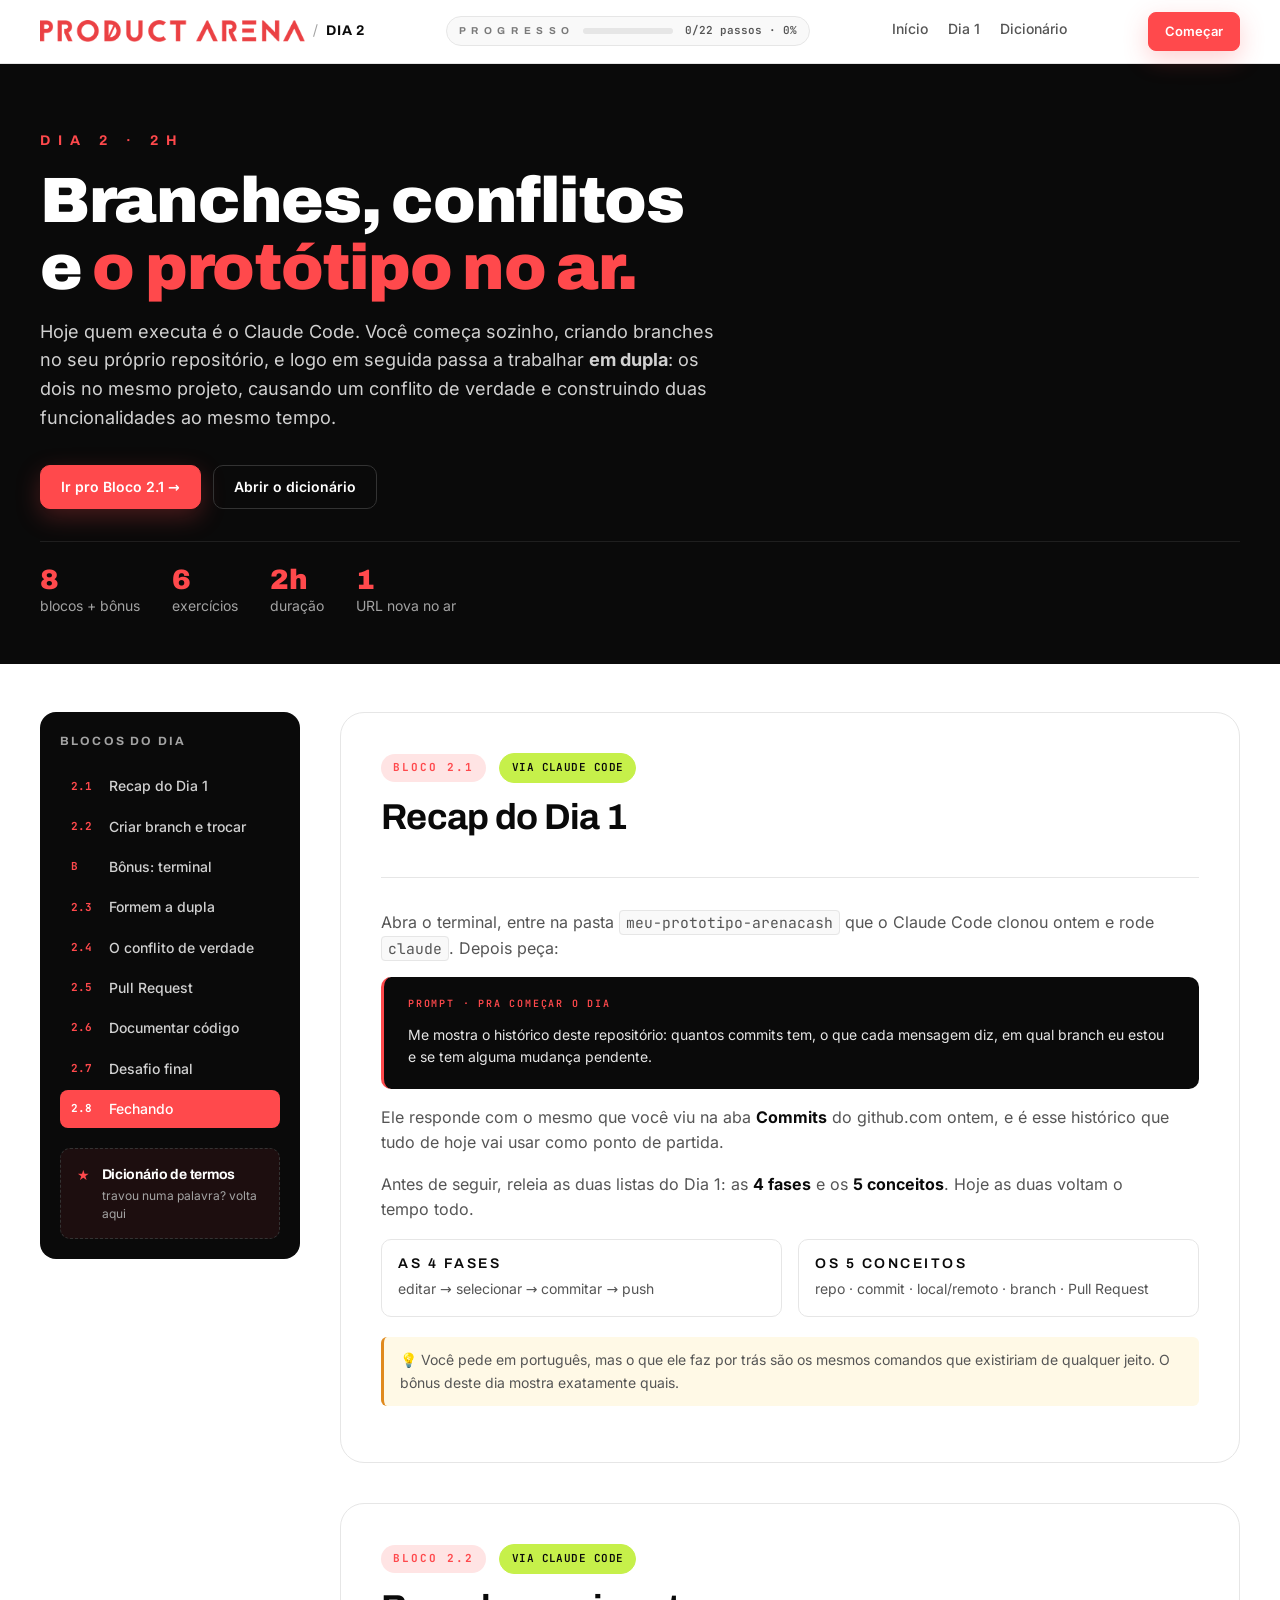
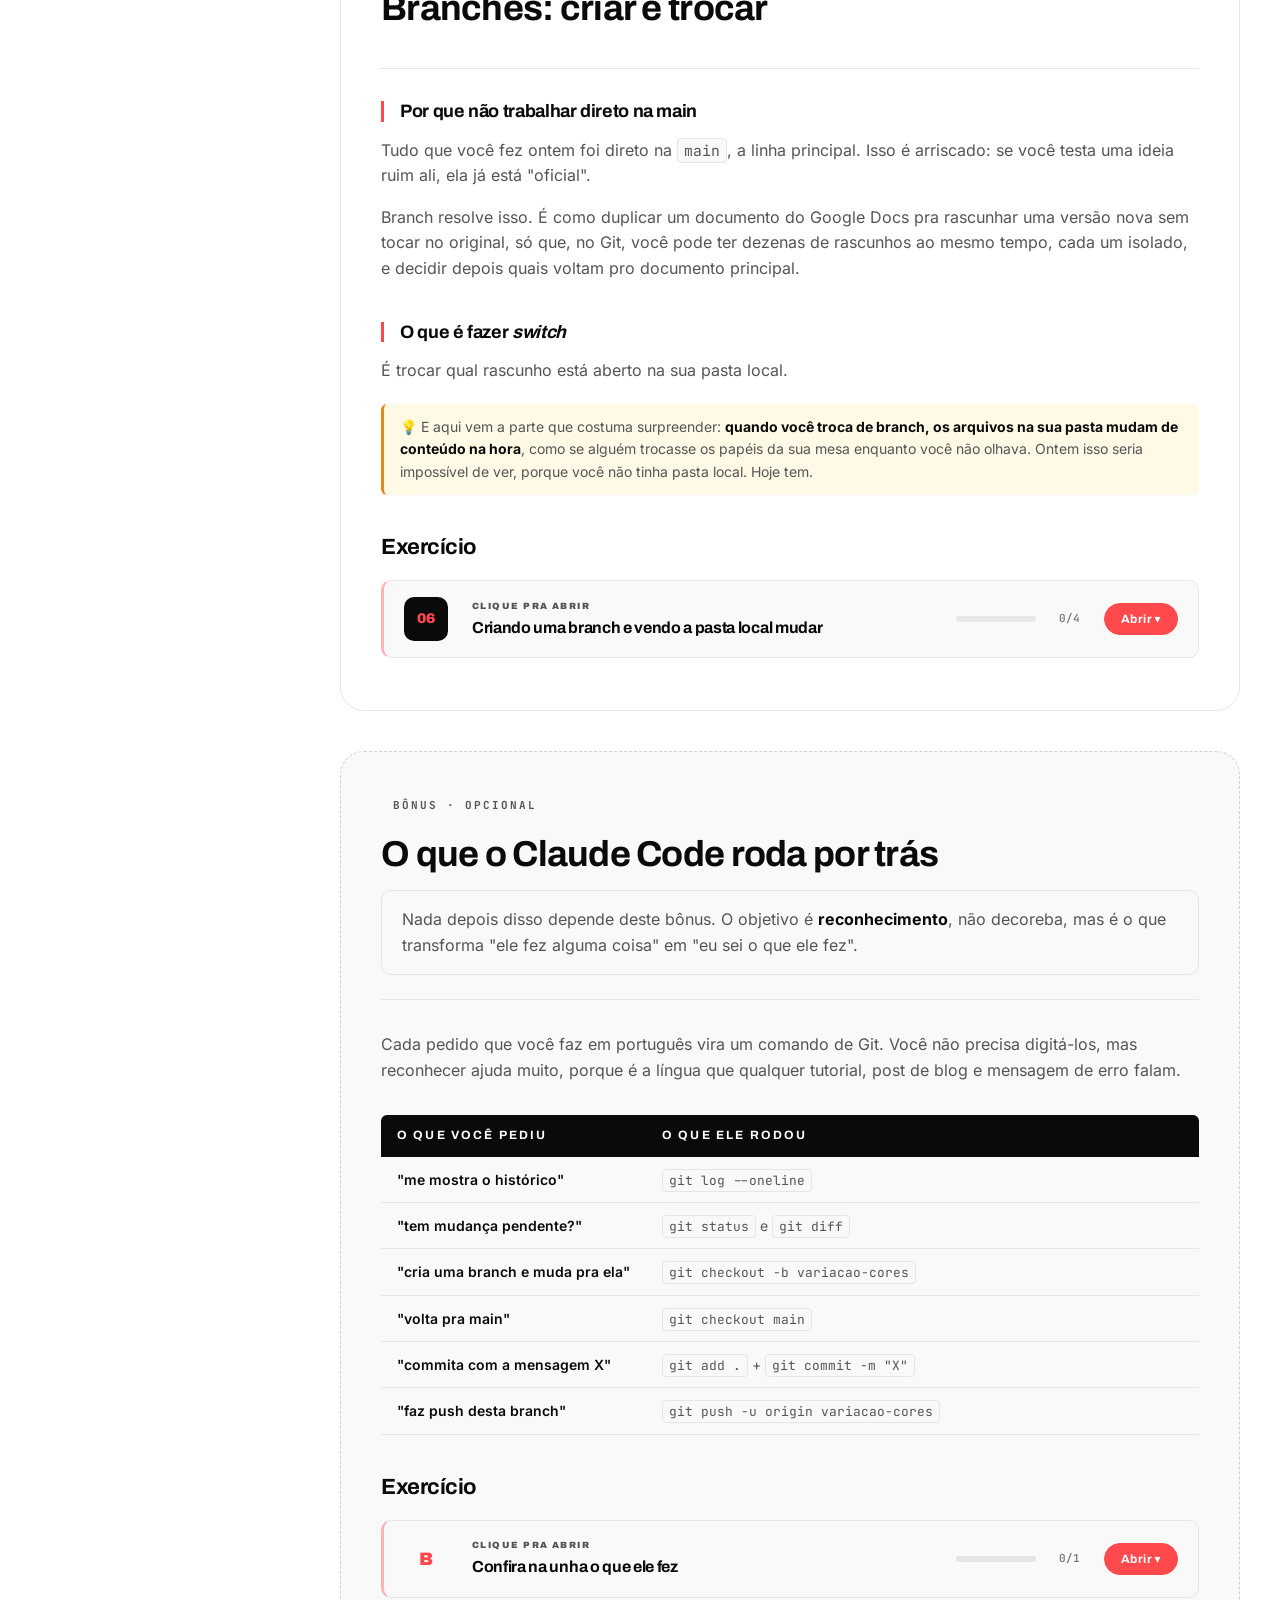
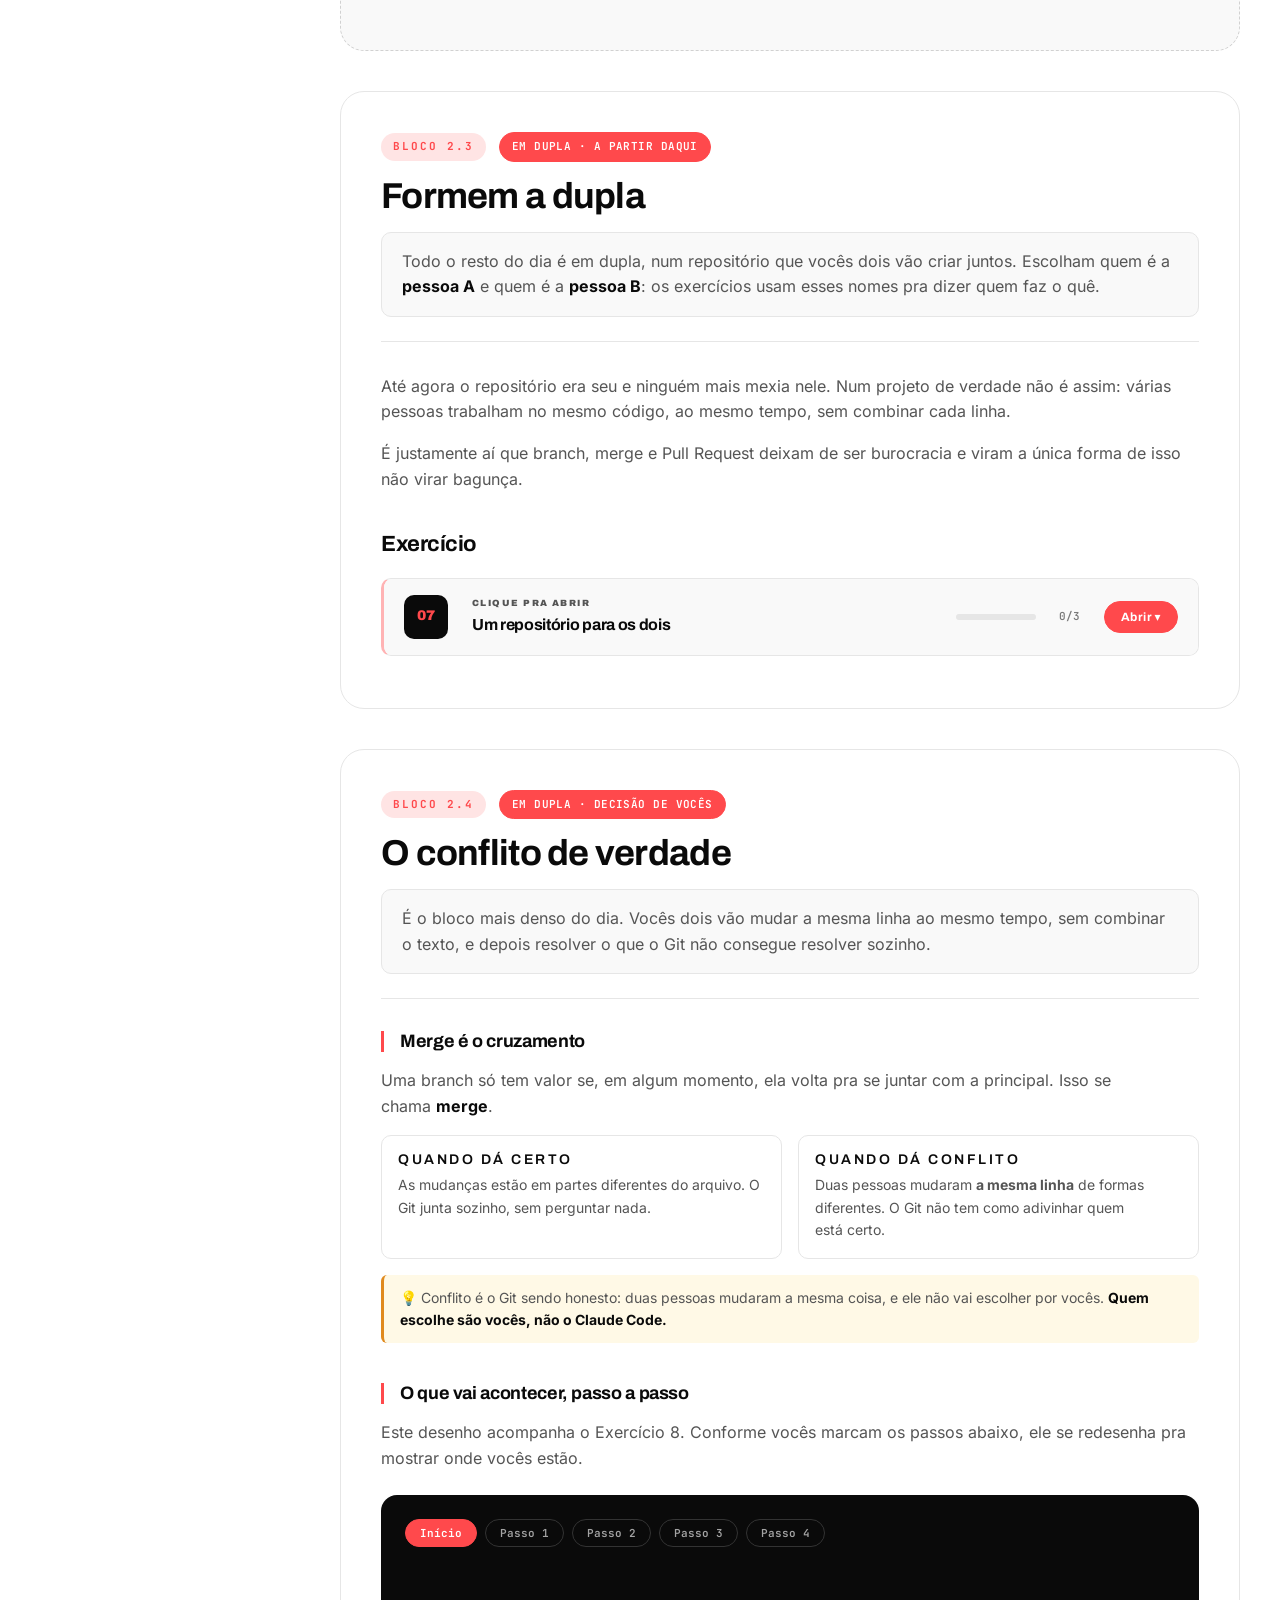
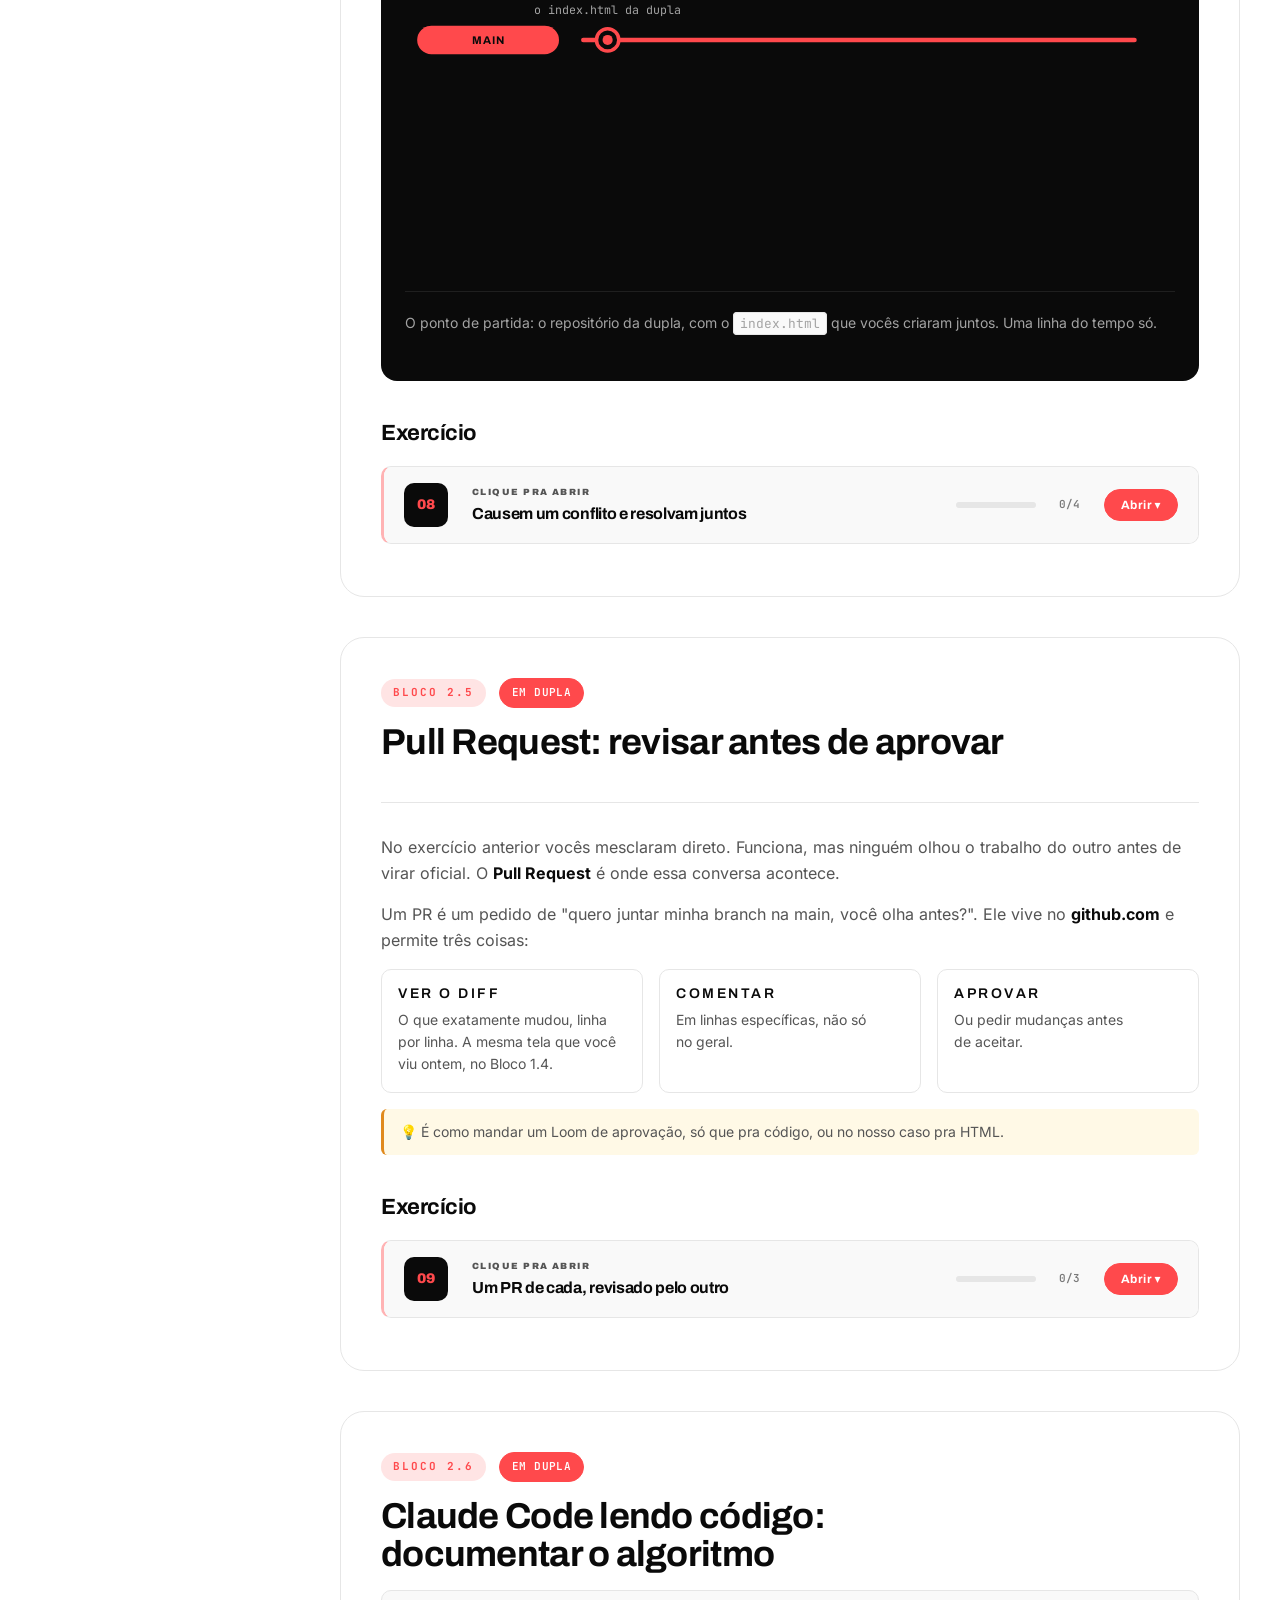
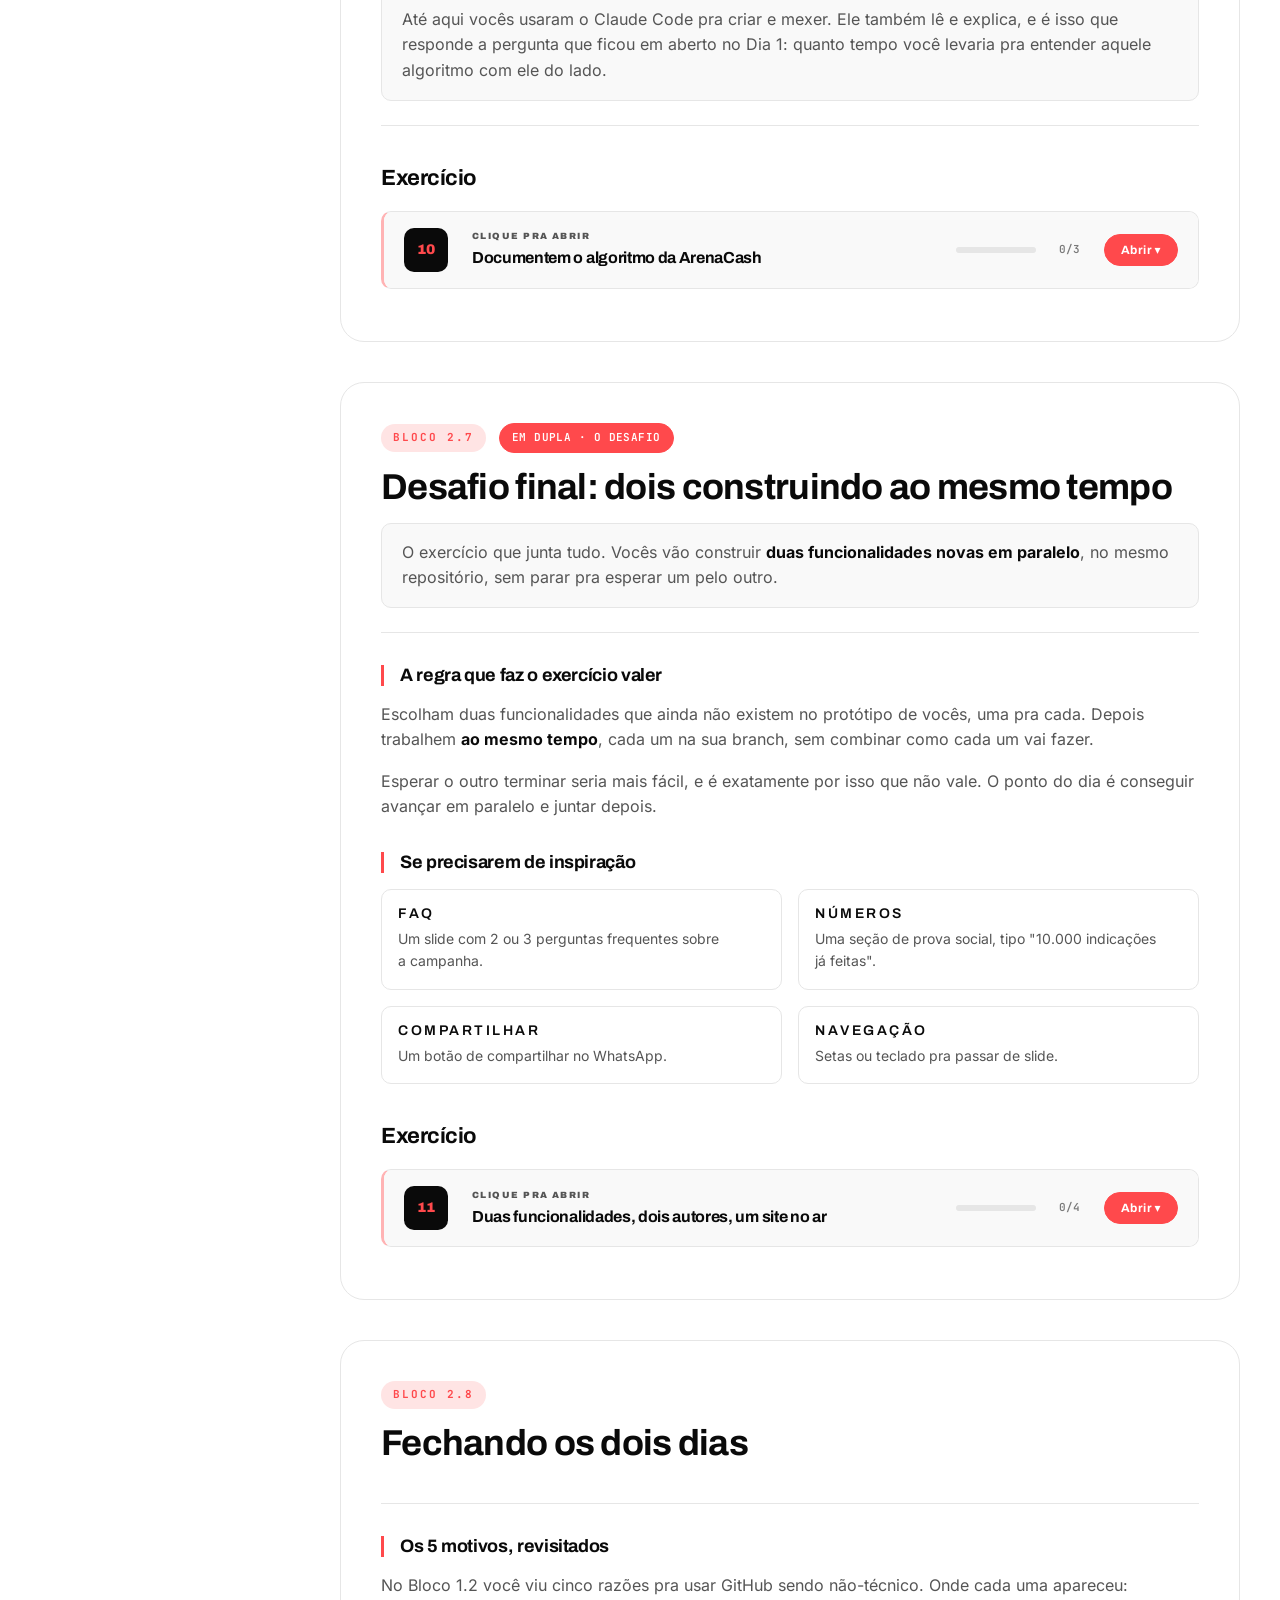
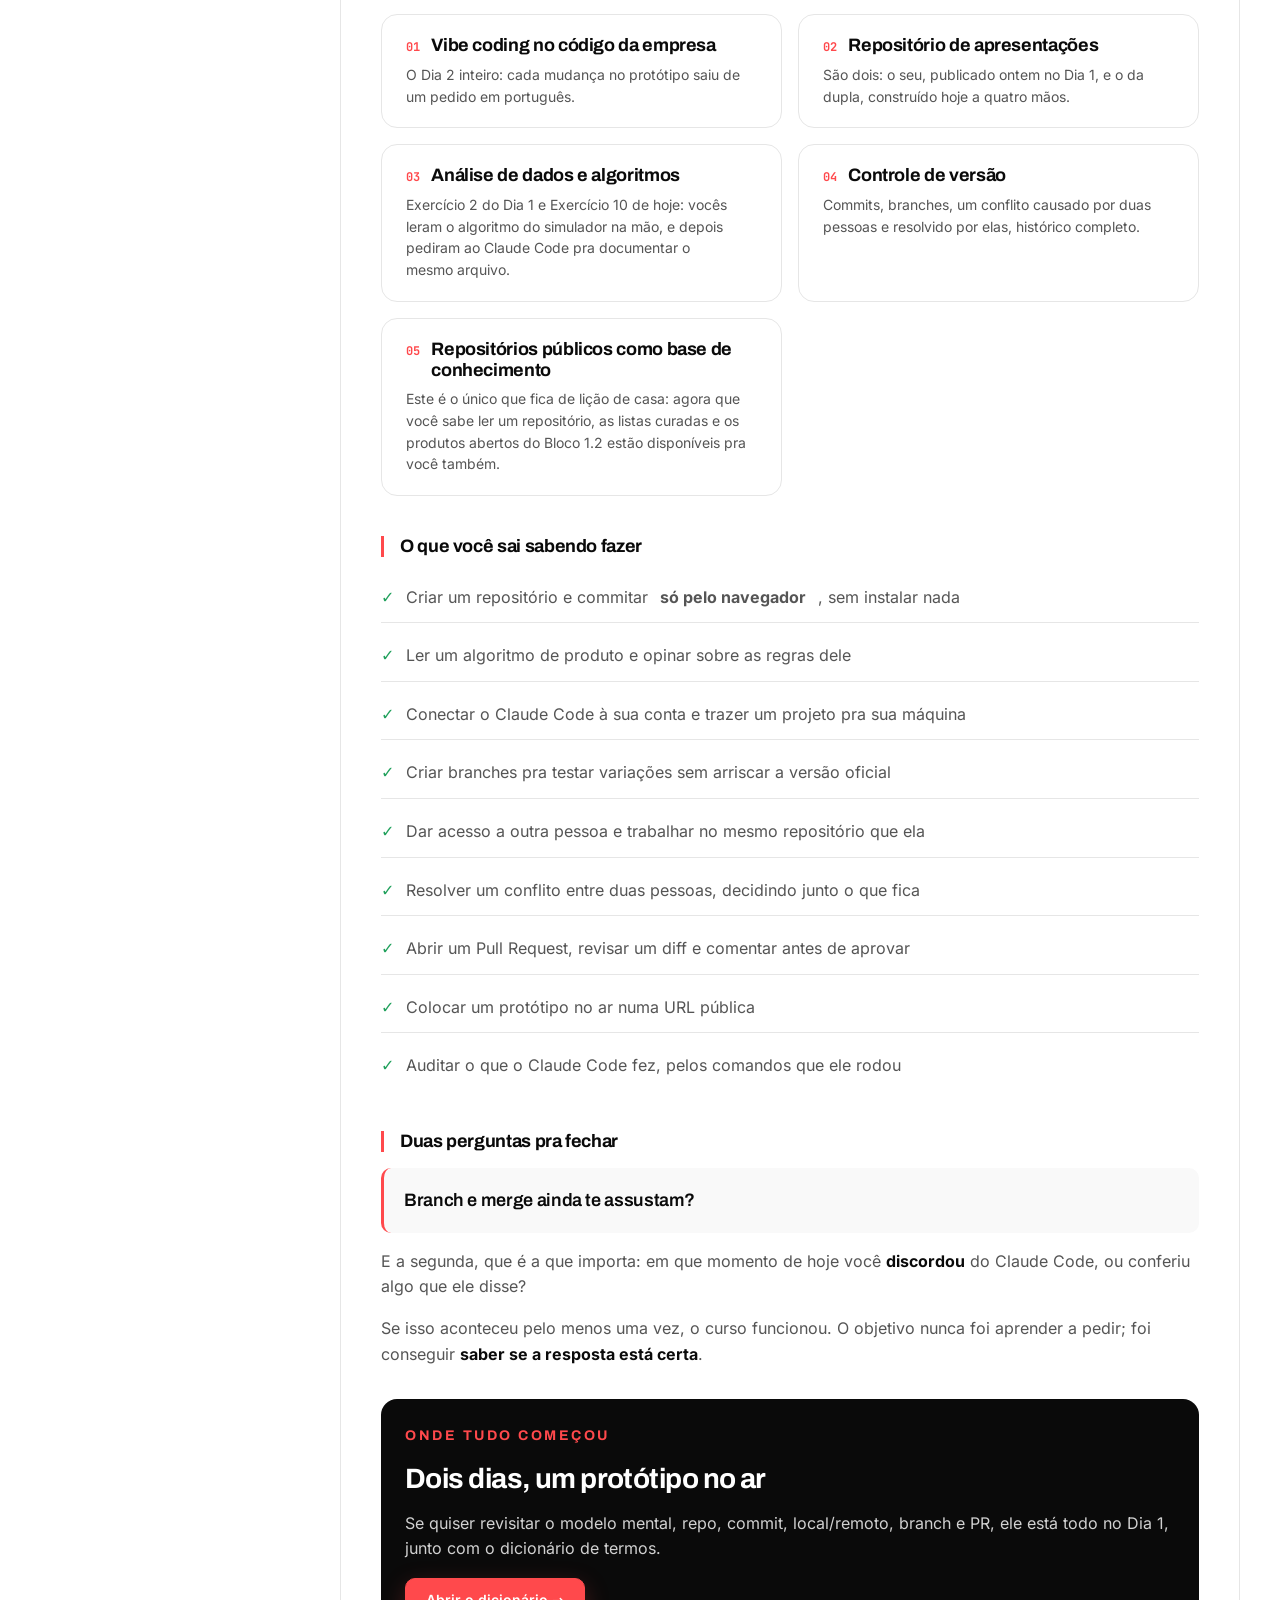
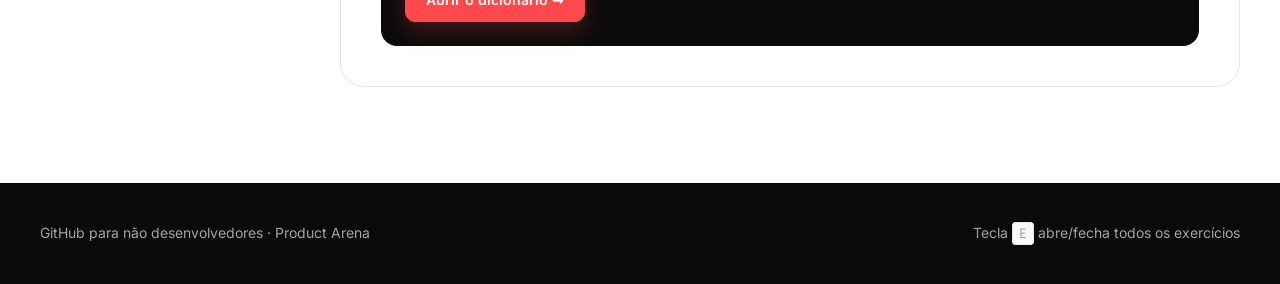
<file: site/dia-2.html>
<!DOCTYPE html>
<html lang="pt-BR">
<head>
<meta charset="utf-8"/>
<meta content="width=device-width, initial-scale=1.0" name="viewport"/>
<title>Dia 2 — Branches, conflitos e Pull Requests | GitHub para não desenvolvedores</title>
<meta name="description" content="Dia 2 do curso GitHub para não desenvolvedores: branches, merge, conflito, Pull Request e deploy, tudo pedido ao Claude Code."/>
<link href="colors_and_type.css" rel="stylesheet"/>
<link href="styles.css" rel="stylesheet"/>
</head>
<body>

<header class="topbar">
  <div class="topbar-inner">
    <a class="brand" href="index.html">
      <img src="assets/logo-red.png" alt="Product Arena"/>
      <span class="brand-sep">/</span>
      <span class="brand-word">dia 2</span>
    </a>
    <nav class="top-nav">
      <a href="index.html">Início</a>
      <a href="dia-1.html">Dia 1</a>
      <a href="dia-1.html#dicionario">Dicionário</a>
    </nav>
    <a class="btn btn--primary btn--sm" href="#bloco-2-1">Começar</a>
  </div>
</header>

<main id="top">

<!-- HERO DO DIA -->
<section class="day-hero">
  <div class="container">
    <span class="pa-eyebrow pa-eyebrow--red">D I A &nbsp; 2 &nbsp; · &nbsp; 2 h</span>
    <h1>Branches, conflitos e <span class="accent">o protótipo no ar.</span></h1>
    <p class="day-hero-sub">
      Hoje quem executa é o Claude Code. Você começa sozinho, criando branches no seu próprio repositório, e
      logo em seguida passa a trabalhar <strong>em dupla</strong>: os dois no mesmo projeto, causando um conflito
      de verdade e construindo duas funcionalidades ao mesmo tempo.
    </p>
    <div class="day-nav-links">
      <a class="btn btn--primary" href="#bloco-2-1">Ir pro Bloco 2.1 →</a>
      <a class="btn btn--ghost" href="dia-1.html#dicionario">Abrir o dicionário</a>
    </div>
    <div class="day-hero-meta">
      <div><span class="num">8</span><span class="label">blocos + bônus</span></div>
      <div><span class="num">6</span><span class="label">exercícios</span></div>
      <div><span class="num">2h</span><span class="label">duração</span></div>
      <div><span class="num">1</span><span class="label">URL nova no ar</span></div>
    </div>
  </div>
</section>

<div class="day-layout">

  <!-- SIDEBAR -->
  <aside class="side-nav">
    <p class="side-label">Blocos do dia</p>
    <ul class="side-list">
      <li><a href="#bloco-2-1"><span class="num">2.1</span> Recap do Dia 1</a></li>
      <li><a href="#bloco-2-2"><span class="num">2.2</span> Criar branch e trocar</a></li>
      <li><a href="#bonus"><span class="num">B</span> Bônus: terminal</a></li>
      <li><a href="#bloco-2-3"><span class="num">2.3</span> Formem a dupla</a></li>
      <li><a href="#bloco-2-4"><span class="num">2.4</span> O conflito de verdade</a></li>
      <li><a href="#bloco-2-5"><span class="num">2.5</span> Pull Request</a></li>
      <li><a href="#bloco-2-6"><span class="num">2.6</span> Documentar código</a></li>
      <li><a href="#bloco-2-7"><span class="num">2.7</span> Desafio final</a></li>
      <li><a href="#bloco-2-8"><span class="num">2.8</span> Fechando</a></li>
    </ul>

    <a class="side-pinned" href="dia-1.html#dicionario">
      <span class="side-pinned-icon" aria-hidden="true">★</span>
      <span>
        <strong>Dicionário de termos</strong>
        <span>travou numa palavra? volta aqui</span>
      </span>
    </a>
  </aside>

  <!-- BLOCOS -->
  <div class="blocks">

    <!-- ============================================================ 2.1 -->
    <section class="block" id="bloco-2-1">
      <div class="block-head">
        <span class="block-pill">Bloco 2.1</span>
        <span class="block-mode block-mode--claude">Via Claude Code</span>
        <h2>Recap do Dia 1</h2>
      </div>

      <div class="concept">
        <p>Abra o terminal, entre na pasta <code>meu-prototipo-arenacash</code> que o Claude Code clonou
        ontem e rode <code>claude</code>. Depois peça:</p>
        <div class="prompt-box">
          <div class="prompt-box-head">Prompt · pra começar o dia</div>
          <p>Me mostra o histórico deste repositório: quantos commits tem, o que cada mensagem diz, em qual
          branch eu estou e se tem alguma mudança pendente.</p>
        </div>
        <p>Ele responde com o mesmo que você viu na aba <strong>Commits</strong> do github.com ontem, e é
        esse histórico que tudo de hoje vai usar como ponto de partida.</p>
        <p>Antes de seguir, releia as duas listas do Dia 1: as <strong>4 fases</strong> e os
        <strong>5 conceitos</strong>. Hoje as duas voltam o tempo todo.</p>
        <div class="two-col">
          <div class="pill-card">
            <h4>As 4 fases</h4>
            <p>editar → selecionar → commitar → push</p>
          </div>
          <div class="pill-card">
            <h4>Os 5 conceitos</h4>
            <p>repo · commit · local/remoto · branch · Pull Request</p>
          </div>
        </div>
        <p class="tip">💡 Você pede em português, mas o que ele faz por trás são os mesmos comandos que existiriam de qualquer jeito. O bônus deste dia mostra exatamente quais.</p>
      </div>
    </section>

    <!-- ============================================================ 2.2 -->
    <section class="block" id="bloco-2-2">
      <div class="block-head">
        <span class="block-pill">Bloco 2.2</span>
        <span class="block-mode block-mode--claude">Via Claude Code</span>
        <h2>Branches: criar e trocar</h2>
      </div>

      <div class="concept">
        <h3 class="concept-sub">Por que não trabalhar direto na main</h3>
        <p>Tudo que você fez ontem foi direto na <code>main</code>, a linha principal. Isso é arriscado: se
        você testa uma ideia ruim ali, ela já está "oficial".</p>
        <p>Branch resolve isso. É como duplicar um documento do Google Docs pra rascunhar uma versão nova sem
        tocar no original, só que, no Git, você pode ter dezenas de rascunhos ao mesmo tempo, cada um
        isolado, e decidir depois quais voltam pro documento principal.</p>
      </div>

      <div class="concept">
        <h3 class="concept-sub">O que é fazer <em>switch</em></h3>
        <p>É trocar qual rascunho está aberto na sua pasta local.</p>
        <p class="tip">💡 E aqui vem a parte que costuma surpreender: <strong>quando você troca de branch, os
        arquivos na sua pasta mudam de conteúdo na hora</strong>, como se alguém trocasse os papéis da sua
        mesa enquanto você não olhava. Ontem isso seria impossível de ver, porque você não tinha pasta local.
        Hoje tem.</p>
      </div>

      <div class="exercises">
        <h3>Exercício</h3>
        <details class="exercise">
          <summary>
            <span class="ex-num">06</span>
            <span class="ex-title">Criando uma branch e vendo a pasta local mudar</span>
          </summary>
          <div class="ex-body">
            <p class="ex-intro"><strong>O cenário:</strong> o time de marketing quer testar uma paleta de cores
            diferente pro slide de capa, sem arriscar a versão que já está no ar.</p>

            <p class="ex-entrega"><strong>Entregável:</strong> uma branch <code>variacao-cores</code> com uma
            versão diferente do slide de capa, commitada e publicada, e a experiência de ver a pasta local
            mudar de conteúdo ao trocar de branch.</p>

            <div class="step-block">
              <div class="step-block-head">
                <span class="step-block-num">Passo 1</span>
                <h4 class="step-block-title">Crie a branch</h4>
              </div>
              <div class="step-block-body">
                <div class="prompt-box">
                  <div class="prompt-box-head">Prompt 1</div>
                  <p>Cria uma branch chamada <code>variacao-cores</code> a partir da main e muda pra ela. Depois
                  me confirma em qual branch eu estou.</p>
                </div>
              </div>
            </div>

            <div class="step-block">
              <div class="step-block-head">
                <span class="step-block-num">Passo 2</span>
                <h4 class="step-block-title">Peça a mudança de cor, na branch nova</h4>
              </div>
              <div class="step-block-body">
                <div class="prompt-box">
                  <div class="prompt-box-head">Prompt 2</div>
                  <p>Nessa branch, muda a paleta de cores do slide de capa do <code>index.html</code> pra tons
                  de verde e roxo, mantendo a estrutura e os textos iguais.</p>
                </div>
                <p>Abra o <code>index.html</code> da pasta no navegador e confirme que a cor mudou. Se não
                gostou, peça um ajuste antes de commitar, está tudo isolado nesta branch.</p>
              </div>
            </div>

            <div class="step-block">
              <div class="step-block-head">
                <span class="step-block-num">Passo 3</span>
                <h4 class="step-block-title">Commite e publique a branch</h4>
              </div>
              <div class="step-block-body">
                <div class="prompt-box">
                  <div class="prompt-box-head">Prompt 3</div>
                  <p>Commita com a mensagem "testando paleta verde e roxo" e faz push desta branch.</p>
                </div>
                <p>Vá no github.com, na aba <strong>Branches</strong> do seu repositório: agora existem duas.
                A <code>main</code> e a <code>variacao-cores</code>.</p>
              </div>
            </div>

            <div class="step-block">
              <div class="step-block-head">
                <span class="step-block-num">Passo 4</span>
                <h4 class="step-block-title">Volte pra main e veja o arquivo mudar sozinho</h4>
              </div>
              <div class="step-block-body">
                <p><strong>Antes de pedir</strong>, deixe o <code>index.html</code> aberto no navegador, numa
                aba visível. Depois:</p>
                <div class="prompt-box">
                  <div class="prompt-box-head">Prompt 4</div>
                  <p>Volta pra branch main.</p>
                </div>
                <p>Agora recarregue aquela aba do navegador. <strong>A cor voltou pro azul e branco.</strong></p>
                <p>Você não editou nada, e o Claude Code não reescreveu o arquivo. O arquivo na sua pasta mudou
                de conteúdo <em>sozinho</em>, só porque a branch ativa mudou.</p>
                <p class="tip">💡 Peça <em>"volta pra variacao-cores"</em> e recarregue de novo. Vai e volta
                quantas vezes quiser: é o mesmo arquivo, no mesmo caminho, com dois conteúdos possíveis.</p>
              </div>
            </div>

            <div class="ex-closing">
              <span class="pa-eyebrow">O que fixar</span>
              <p>A branch não é uma pasta separada: é a <strong>mesma pasta mudando de estado</strong> conforme
              a linha do tempo ativa. É isso que permite ter dezenas de variações sem duplicar pasta nenhuma.</p>
            </div>
          </div>
        </details>
      </div>
    </section>

    <!-- ============================================================ BÔNUS -->
    <section class="block block--bonus" id="bonus">
      <div class="block-head">
        <span class="block-pill gray">Bônus · opcional</span>
        <h2>O que o Claude Code roda por trás</h2>
        <p class="block-obj">Nada depois disso depende deste bônus. O objetivo é <strong>reconhecimento</strong>,
        não decoreba, mas é o que transforma "ele fez alguma coisa" em "eu sei o que ele fez".</p>
      </div>

      <div class="concept">
        <p>Cada pedido que você faz em português vira um comando de Git. Você não precisa digitá-los, mas
        reconhecer ajuda muito, porque é a língua que qualquer tutorial, post de blog e mensagem de erro
        falam.</p>

        <div class="table-scroll">
          <table class="dict-table">
            <thead>
              <tr><th>O que você pediu</th><th>O que ele rodou</th></tr>
            </thead>
            <tbody>
              <tr><td>"me mostra o histórico"</td><td><code>git log --oneline</code></td></tr>
              <tr><td>"tem mudança pendente?"</td><td><code>git status</code> e <code>git diff</code></td></tr>
              <tr><td>"cria uma branch e muda pra ela"</td><td><code>git checkout -b variacao-cores</code></td></tr>
              <tr><td>"volta pra main"</td><td><code>git checkout main</code></td></tr>
              <tr><td>"commita com a mensagem X"</td><td><code>git add .</code> + <code>git commit -m "X"</code></td></tr>
              <tr><td>"faz push desta branch"</td><td><code>git push -u origin variacao-cores</code></td></tr>
            </tbody>
          </table>
        </div>
      </div>

      <div class="exercises">
        <h3>Exercício</h3>
        <details class="exercise exercise-bonus">
          <summary>
            <span class="ex-num">B</span>
            <span class="ex-title">Confira na unha o que ele fez</span>
          </summary>
          <div class="ex-body">
            <p class="ex-intro">A ideia é ver, em texto e por conta própria, o mesmo estado que o Claude Code
            te contou em português. Nada aqui muda o seu repositório.</p>

            <p class="ex-entrega"><strong>Entregável:</strong> nenhum arquivo.</p>

            <div class="step-block">
              <div class="step-block-head">
                <span class="step-block-num">Passo único</span>
                <h4 class="step-block-title">Saia do Claude Code e rode você mesmo</h4>
              </div>
              <div class="step-block-body">
                <ol>
                  <li>Saia do Claude Code (<code>Ctrl + C</code> ou digitando <code>/exit</code>), você volta
                  pro terminal comum, na mesma pasta</li>
                  <li>Rode <code>git log --oneline</code> e compare com o histórico que ele te descreveu</li>
                  <li>Rode <code>git branch</code>. As duas branches aparecem, e a que tem <code>*</code> na
                  frente é a ativa, a mesma que ele disse que estava</li>
                  <li>Rode <code>git status</code>. Sem mudanças pendentes, ele responde
                  <code>nothing to commit, working tree clean</code></li>
                  <li>Rode <code>claude</code> de novo pra voltar</li>
                </ol>
                <p class="tip">💡 Você acabou de <strong>auditar</strong> o trabalho dele. É exatamente isso que
                dá pra fazer quando alguém, pessoa ou máquina, mexe num repositório seu: o Git registra tudo,
                e o registro é público pra quem tem acesso.</p>
              </div>
            </div>

            <div class="ex-closing">
              <span class="pa-eyebrow">O que fixar</span>
              <p>O Claude Code não faz nada de mágico nem de invisível. Ele roda os mesmos comandos que
              estariam ali de qualquer jeito, e <strong>deixa rastro</strong>, do mesmo jeito que você deixaria.</p>
            </div>
          </div>
        </details>
      </div>
    </section>

    <!-- ============================================================ 2.3 -->
    <section class="block" id="bloco-2-3">
      <div class="block-head">
        <span class="block-pill">Bloco 2.3</span>
        <span class="block-mode block-mode--dupla">Em dupla · a partir daqui</span>
        <h2>Formem a dupla</h2>
        <p class="block-obj">Todo o resto do dia é em dupla, num repositório que vocês dois vão criar juntos.
        Escolham quem é a <strong>pessoa A</strong> e quem é a <strong>pessoa B</strong>: os exercícios usam
        esses nomes pra dizer quem faz o quê.</p>
      </div>

      <div class="concept">
        <p>Até agora o repositório era seu e ninguém mais mexia nele. Num projeto de verdade não é assim: várias
        pessoas trabalham no mesmo código, ao mesmo tempo, sem combinar cada linha.</p>
        <p>É justamente aí que branch, merge e Pull Request deixam de ser burocracia e viram a única forma de
        isso não virar bagunça.</p>
      </div>

      <div class="exercises">
        <h3>Exercício</h3>
        <details class="exercise">
          <summary>
            <span class="ex-num">07</span>
            <span class="ex-title">Um repositório para os dois</span>
          </summary>
          <div class="ex-body">
            <p class="ex-intro">Vocês vão criar um repositório novo, dar acesso um ao outro e clonar os dois na
            mesma base. Do fim deste exercício em diante, os dois computadores apontam pro mesmo projeto.</p>

            <p class="ex-entrega"><strong>Entregável:</strong> um repositório novo e público, com os dois como
            colaboradores, clonado nas duas máquinas e com o Pages ligado.</p>

            <div class="step-block">
              <div class="step-block-head">
                <span class="step-block-num">Passo 1</span>
                <h4 class="step-block-title">Pessoa A cria o repositório e o primeiro slide</h4>
              </div>
              <div class="step-block-body">
                <p><strong>Só a pessoa A faz este passo.</strong> No Claude Code, numa pasta fácil de achar:</p>
                <div class="prompt-box">
                  <div class="prompt-box-head">Prompt 1 · pessoa A</div>
                  <p>Cria um repositório público novo no GitHub chamado
                  <code>prototipo-dupla-&lt;nomes de vocês&gt;</code>, clona ele aqui e coloca dentro um
                  <code>index.html</code> com um slide de capa da campanha "Indique um amigo e ganhe R$ 50" da
                  ArenaCash. O slide precisa ter um botão com o texto "Saiba mais". Commita e faz push.</p>
                </div>
                <p class="tip">💡 O botão importa: é nele que o conflito do próximo bloco vai acontecer. Confirme
                que ele existe antes de seguir.</p>
              </div>
            </div>

            <div class="step-block">
              <div class="step-block-head">
                <span class="step-block-num">Passo 2</span>
                <h4 class="step-block-title">Pessoa A dá acesso à pessoa B</h4>
              </div>
              <div class="step-block-body">
                <p>No navegador, no repositório novo:</p>
                <ol>
                  <li><strong>Settings</strong> → no menu lateral, <strong>Collaborators</strong></li>
                  <li>Clique em <strong>Add people</strong></li>
                  <li>Digite o usuário do GitHub da pessoa B e confirme</li>
                </ol>
                <p><strong>Pessoa B:</strong> você recebe um convite por email e também em
                <code>github.com/notifications</code>. Aceite antes de seguir, senão o clone do próximo passo
                falha.</p>
              </div>
            </div>

            <div class="step-block">
              <div class="step-block-head">
                <span class="step-block-num">Passo 3</span>
                <h4 class="step-block-title">Pessoa B clona, e os dois ligam o Pages</h4>
              </div>
              <div class="step-block-body">
                <div class="prompt-box">
                  <div class="prompt-box-head">Prompt 2 · pessoa B</div>
                  <p>Clona o repositório <code>&lt;usuario-da-pessoa-A&gt;/prototipo-dupla-&lt;nomes&gt;</code>
                  aqui nesta pasta e me mostra o que tem dentro.</p>
                </div>
                <p>Pessoa B: abra o <code>index.html</code> local no navegador e confirme que vê o mesmo slide
                que a pessoa A vê. <strong>Agora existem três cópias do projeto:</strong> a da máquina de A, a da
                máquina de B e a do GitHub.</p>
                <p>Pra fechar, <strong>pessoa A</strong> liga o GitHub Pages neste repositório novo, do mesmo
                jeito que vocês fizeram no repositório de cada um ontem, no Bloco 1.5 do Dia 1:
                <strong>Settings → Pages → Branch main → / (root) → Save</strong>. Guardem a URL: é ela que vai
                mostrar o resultado do trabalho de vocês dois.</p>
              </div>
            </div>

            <div class="ex-closing">
              <span class="pa-eyebrow">O que fixar</span>
              <p>Adicionar colaborador é o que transforma um repositório pessoal em projeto de time. A partir
              daqui, <strong>tudo que um dos dois manda pro GitHub, o outro consegue puxar</strong>. E é essa
              possibilidade que cria o conflito do próximo bloco.</p>
            </div>
          </div>
        </details>
      </div>
    </section>

    <!-- ============================================================ 2.4 -->
    <section class="block" id="bloco-2-4">
      <div class="block-head">
        <span class="block-pill">Bloco 2.4</span>
        <span class="block-mode block-mode--dupla">Em dupla · decisão de vocês</span>
        <h2>O conflito de verdade</h2>
        <p class="block-obj">É o bloco mais denso do dia. Vocês dois vão mudar a mesma linha ao mesmo tempo, sem
        combinar o texto, e depois resolver o que o Git não consegue resolver sozinho.</p>
      </div>

      <div class="concept">
        <h3 class="concept-sub">Merge é o cruzamento</h3>
        <p>Uma branch só tem valor se, em algum momento, ela volta pra se juntar com a principal. Isso se chama
        <strong>merge</strong>.</p>

        <div class="two-col">
          <div class="pill-card green">
            <h4>Quando dá certo</h4>
            <p>As mudanças estão em partes diferentes do arquivo. O Git junta sozinho, sem perguntar nada.</p>
          </div>
          <div class="pill-card red">
            <h4>Quando dá conflito</h4>
            <p>Duas pessoas mudaram <strong>a mesma linha</strong> de formas diferentes. O Git não tem como
            adivinhar quem está certo.</p>
          </div>
        </div>

        <p class="tip" style="margin-top: var(--s-4);">💡 Conflito é o Git sendo honesto: duas pessoas mudaram a
        mesma coisa, e ele não vai escolher por vocês. <strong>Quem escolhe são vocês, não o Claude Code.</strong></p>
      </div>

      <div class="concept">
        <h3 class="concept-sub">O que vai acontecer, passo a passo</h3>
        <p>Este desenho acompanha o Exercício 8. Conforme vocês marcam os passos abaixo, ele se redesenha pra
        mostrar onde vocês estão.</p>

        <figure class="branch-figure" id="diagrama-merge">
          <div class="merge-steps" role="tablist" aria-label="Estados do exercício">
            <button class="merge-step is-active" data-estado="0" role="tab" aria-selected="true">Início</button>
            <button class="merge-step" data-estado="1" role="tab" aria-selected="false">Passo 1</button>
            <button class="merge-step" data-estado="2" role="tab" aria-selected="false">Passo 2</button>
            <button class="merge-step" data-estado="3" role="tab" aria-selected="false">Passo 3</button>
            <button class="merge-step" data-estado="4" role="tab" aria-selected="false">Passo 4</button>
          </div>
          <div class="merge-canvas" aria-live="polite"></div>
          <figcaption class="merge-legenda"></figcaption>
        </figure>
      </div>

      <div class="exercises">
        <h3>Exercício</h3>
        <details class="exercise" id="ex-merge">
          <summary>
            <span class="ex-num">08</span>
            <span class="ex-title">Causem um conflito e resolvam juntos</span>
          </summary>
          <div class="ex-body">
            <p class="ex-intro"><strong>A regra do exercício:</strong> não combinem o texto do botão. Cada um
            escolhe o seu, sem contar pro outro. O conflito precisa ser real pra valer a pena.</p>

            <p class="ex-entrega"><strong>Entregável:</strong> um conflito de verdade, causado pelos dois,
            resolvido com um texto que vocês decidiram juntos e mesclado na <code>main</code>.</p>

            <div class="step-block">
              <div class="step-block-head">
                <span class="step-block-num">Passo 1</span>
                <h4 class="step-block-title">Os dois, ao mesmo tempo: cada um na sua branch</h4>
              </div>
              <div class="step-block-body">
                <p>Façam este passo <strong>simultaneamente</strong>, cada um no seu computador. Não olhem a tela
                do outro.</p>
                <div class="prompt-box">
                  <div class="prompt-box-head">Prompt 1 · pessoa A</div>
                  <p>Cria uma branch chamada <code>botao-a</code> a partir da main. Nela, troca o texto do botão
                  do <code>index.html</code> por <em>[escolha um texto e não conte pra sua dupla]</em>. Commita
                  com a mensagem "novo texto do botao" e faz push.</p>
                </div>
                <div class="prompt-box">
                  <div class="prompt-box-head">Prompt 2 · pessoa B</div>
                  <p>Cria uma branch chamada <code>botao-b</code> a partir da main. Nela, troca o texto do botão
                  do <code>index.html</code> por <em>[escolha um texto e não conte pra sua dupla]</em>. Commita
                  com a mensagem "novo texto do botao" e faz push.</p>
                </div>
                <p>Abram a aba <strong>Branches</strong> do repositório no github.com. As duas branches estão
                lá, lado a lado, cada uma com o texto que só quem a criou conhece.</p>
              </div>
            </div>

            <div class="step-block">
              <div class="step-block-head">
                <span class="step-block-num">Passo 2</span>
                <h4 class="step-block-title">Pessoa A mescla primeiro</h4>
              </div>
              <div class="step-block-body">
                <div class="prompt-box">
                  <div class="prompt-box-head">Prompt 3 · pessoa A</div>
                  <p>Vai pra main, mescla a branch <code>botao-a</code> nela e faz push.</p>
                </div>
                <p>Entrou liso, sem conflito nenhum. Quando a pessoa A começou, a main ainda era a original, e
                ninguém tinha tocado naquela linha.</p>
                <p class="tip">💡 <strong>Pessoa B:</strong> abra a URL pública da dupla agora. O botão já mostra
                o texto que a pessoa A escolheu, e você não fez nada. O trabalho dela chegou até o ar sem passar
                por você.</p>
              </div>
            </div>

            <div class="step-block">
              <div class="step-block-head">
                <span class="step-block-num">Passo 3</span>
                <h4 class="step-block-title">Pessoa B tenta mesclar e o Git trava</h4>
              </div>
              <div class="step-block-body">
                <div class="prompt-box">
                  <div class="prompt-box-head">Prompt 4 · pessoa B</div>
                  <p>Puxa a main atualizada do GitHub e tenta mesclar a minha branch <code>botao-b</code> nela.
                  Se der conflito, <strong>não resolve sozinho</strong>: me mostra o trecho em conflito, com os
                  marcadores, e me explica o que cada lado quer.</p>
                </div>
                <p>Agora trava. O Claude Code vai mostrar algo assim:</p>
                <pre class="code-block">&lt;&lt;&lt;&lt;&lt;&lt;&lt; HEAD
&lt;button&gt;[o texto que a pessoa A escolheu]&lt;/button&gt;
=======
&lt;button&gt;[o texto que a pessoa B escolheu]&lt;/button&gt;
&gt;&gt;&gt;&gt;&gt;&gt;&gt; botao-b</pre>
                <p>Entre <code>&lt;&lt;&lt;&lt;&lt;&lt;&lt; HEAD</code> e <code>=======</code> está o que já está
                na main, ou seja, a versão da pessoa A. Depois do <code>=======</code> está a versão da pessoa B.</p>
                <p class="tip">💡 Repararam por que ele travou agora e não no passo anterior? Porque a main mudou
                <strong>depois</strong> que a pessoa B começou a trabalhar. É esse descompasso que produz
                conflito, e é por isso que ele aparece muito mais em time do que sozinho.</p>
              </div>
            </div>

            <div class="step-block">
              <div class="step-block-head">
                <span class="step-block-num">Passo 4</span>
                <h4 class="step-block-title">Decidam juntos e finalizem</h4>
              </div>
              <div class="step-block-body">
                <p><strong>Agora conversem.</strong> Vocês têm dois textos na tela e precisam sair com um. Fica o
                da pessoa A, o da pessoa B, ou um terceiro que junte os dois?</p>
                <p>Se quiserem uma opinião antes de decidir:</p>
                <div class="prompt-box">
                  <div class="prompt-box-head">Prompt 5 · opcional</div>
                  <p>Sem aplicar nada ainda: qual dos dois textos funciona melhor pro botão de uma campanha de
                  indicação, e por quê?</p>
                </div>
                <p>Com a decisão tomada:</p>
                <div class="prompt-box">
                  <div class="prompt-box-head">Prompt 6 · pessoa B</div>
                  <p>Resolve o conflito deixando o texto do botão como <em>[o texto que vocês decidiram]</em>,
                  apaga os marcadores, finaliza o merge e faz push.</p>
                </div>
                <p><strong>Pessoa A:</strong> peça ao Claude Code pra puxar a main atualizada e abra o
                <code>index.html</code>. O texto que aparece é o que vocês combinaram, e ele chegou na sua máquina
                sem você ter editado nada.</p>
              </div>
            </div>

            <div class="ex-closing">
              <span class="pa-eyebrow">O que fixar</span>
              <p>Resolver conflito é olhar as duas versões, decidir qual fica e seguir. O Git só precisa que
              <strong>uma pessoa decida</strong>.</p>
              <p>O que ele fez de útil aqui foi impedir que o trabalho de um sobrescrevesse o do outro em
              silêncio. Sem Git, quem salvasse por último ganhava, e ninguém ficaria sabendo.</p>
            </div>
          </div>
        </details>
      </div>
    </section>

    <!-- ============================================================ 2.5 -->
    <section class="block" id="bloco-2-5">
      <div class="block-head">
        <span class="block-pill">Bloco 2.5</span>
        <span class="block-mode block-mode--dupla">Em dupla</span>
        <h2>Pull Request: revisar antes de aprovar</h2>
      </div>

      <div class="concept">
        <p>No exercício anterior vocês mesclaram direto. Funciona, mas ninguém olhou o trabalho do outro antes de
        virar oficial. O <strong>Pull Request</strong> é onde essa conversa acontece.</p>
        <p>Um PR é um pedido de "quero juntar minha branch na main, você olha antes?". Ele vive no
        <strong>github.com</strong> e permite três coisas:</p>
        <div class="grid-3" style="margin-top: var(--s-4);">
          <div class="pill-card">
            <h4>Ver o diff</h4>
            <p>O que exatamente mudou, linha por linha. A mesma tela que você viu ontem, no Bloco 1.4.</p>
          </div>
          <div class="pill-card">
            <h4>Comentar</h4>
            <p>Em linhas específicas, não só no geral.</p>
          </div>
          <div class="pill-card">
            <h4>Aprovar</h4>
            <p>Ou pedir mudanças antes de aceitar.</p>
          </div>
        </div>
        <p class="tip" style="margin-top: var(--s-4);">💡 É como mandar um Loom de aprovação, só que pra código,
        ou no nosso caso pra HTML.</p>
      </div>

      <div class="exercises">
        <h3>Exercício</h3>
        <details class="exercise">
          <summary>
            <span class="ex-num">09</span>
            <span class="ex-title">Um PR de cada, revisado pelo outro</span>
          </summary>
          <div class="ex-body">
            <p class="ex-intro">Cada um abre um Pull Request com um slide novo, e revisa o do colega antes de
            aprovar. Ninguém mescla o próprio PR sem passar pelo outro.</p>

            <p class="ex-entrega"><strong>Entregável:</strong> dois PRs, cada um com pelo menos um comentário do
            colega, aprovados e mesclados na <code>main</code>.</p>

            <div class="step-block">
              <div class="step-block-head">
                <span class="step-block-num">Passo 1</span>
                <h4 class="step-block-title">Cada um cria o seu slide e abre o PR</h4>
              </div>
              <div class="step-block-body">
                <p>Dividam: a <strong>pessoa A</strong> faz o slide de benefícios, a <strong>pessoa B</strong>
                faz o slide de depoimento. Cada um no seu computador, ao mesmo tempo.</p>
                <div class="prompt-box">
                  <div class="prompt-box-head">Prompt 1 · pessoa A</div>
                  <p>Cria a branch <code>slide-beneficios</code> a partir da main. Nela, adiciona ao
                  <code>index.html</code> um slide listando 3 benefícios da campanha: R$ 50 pro indicado, R$ 50
                  pra quem indicou, sem limite de indicações. Mantém o visual consistente. Commita, faz push e
                  abre um Pull Request pra main. Me devolve o link.</p>
                </div>
                <div class="prompt-box">
                  <div class="prompt-box-head">Prompt 2 · pessoa B</div>
                  <p>Cria a branch <code>slide-depoimento</code> a partir da main. Nela, adiciona ao
                  <code>index.html</code> um slide com um depoimento fictício de um cliente da ArenaCash sobre a
                  campanha, com nome e uma citação curta. Mantém o visual consistente. Commita, faz push e abre
                  um Pull Request pra main. Me devolve o link.</p>
                </div>
              </div>
            </div>

            <div class="step-block">
              <div class="step-block-head">
                <span class="step-block-num">Passo 2</span>
                <h4 class="step-block-title">Revisem o PR um do outro</h4>
              </div>
              <div class="step-block-body">
                <p>Troquem os links. <strong>Esta parte é no github.com mesmo</strong>: revisão é conversa entre
                pessoas, não tarefa pra automatizar.</p>
                <ol>
                  <li>Abra o PR do colega e clique na aba <strong>Files changed</strong></li>
                  <li>Veja o diff, com o que foi adicionado em verde</li>
                  <li>Passe o mouse numa linha e clique no <strong>+</strong>. Deixe um comentário de verdade,
                  algo que você mudaria</li>
                  <li>Clique em <strong>Review changes → Approve</strong></li>
                </ol>
              </div>
            </div>

            <div class="step-block">
              <div class="step-block-head">
                <span class="step-block-num">Passo 3</span>
                <h4 class="step-block-title">Respondam, mesclem e vejam o segundo dar trabalho</h4>
              </div>
              <div class="step-block-body">
                <p>Cada um lê o comentário que recebeu e, se fizer sentido, ajusta:</p>
                <div class="prompt-box">
                  <div class="prompt-box-head">Prompt 3 · se for ajustar</div>
                  <p>Na minha branch, [descreva o ajuste que o colega pediu]. Commita e faz push. O PR deve
                  atualizar sozinho.</p>
                </div>
                <p>Agora mesclem, <strong>um de cada vez</strong>: primeiro o PR da pessoa A, depois o da B.</p>
                <p class="tip">💡 O segundo PR pode acusar que precisa atualizar antes de mesclar, porque a main
                andou. Se acontecer, peça ao Claude Code: <em>"puxa a main atualizada pra dentro da minha branch
                e resolve o que precisar"</em>. É o mesmo mecanismo do bloco anterior, agora numa situação
                rotineira.</p>
              </div>
            </div>

            <div class="ex-closing">
              <span class="pa-eyebrow">O que fixar</span>
              <p>O PR é o momento onde a conversa acontece <strong>antes</strong> de a mudança virar oficial. Em
              produto real, quem revisa costuma ser o tech lead ou o par de design. O mecanismo é exatamente
              esse.</p>
            </div>
          </div>
        </details>
      </div>
    </section>

    <!-- ============================================================ 2.6 -->
    <section class="block" id="bloco-2-6">
      <div class="block-head">
        <span class="block-pill">Bloco 2.6</span>
        <span class="block-mode block-mode--dupla">Em dupla</span>
        <h2>Claude Code lendo código: documentar o algoritmo</h2>
        <p class="block-obj">Até aqui vocês usaram o Claude Code pra criar e mexer. Ele também lê e explica, e é
        isso que responde a pergunta que ficou em aberto no Dia 1: quanto tempo você levaria pra entender aquele
        algoritmo com ele do lado.</p>
      </div>

      <div class="exercises">
        <h3>Exercício</h3>
        <details class="exercise">
          <summary>
            <span class="ex-num">10</span>
            <span class="ex-title">Documentem o algoritmo da ArenaCash</span>
          </summary>
          <div class="ex-body">
            <p class="ex-intro">Lembram do <strong>Exercício 2 do Dia 1</strong>? Vocês garimparam o
            <code>simulador.js</code> na mão. Agora refazem aquilo em três pedidos, e saem com um documento
            pronto pra mandar pra alguém.</p>

            <p class="ex-entrega"><strong>Entregável:</strong> um <code>analise-simulador.md</code> commitado no
            repositório da dupla. <strong>Pessoa B</strong> conduz o Claude Code; <strong>pessoa A</strong> lê e
            questiona.</p>

            <div class="step-block">
              <div class="step-block-head">
                <span class="step-block-num">Passo 1</span>
                <h4 class="step-block-title">Peçam a explicação e comparem com a de ontem</h4>
              </div>
              <div class="step-block-body">
                <div class="prompt-box">
                  <div class="prompt-box-head">Prompt 1</div>
                  <p>Lê o arquivo <code>simulador.js</code> do repositório público
                  <code>github.com/Product-Arena/arena-cash</code> e me explica, em português e sem jargão, como ele
                  decide qual investimento indicar pra cada pessoa.</p>
                </div>
                <p class="tip">💡 Comparem a resposta com o que <strong>vocês</strong> descobriram ontem lendo o
                arquivo na mão. Bateu? Ele achou algo que passou despercebido? Disse algo que vocês sabem que
                está errado?</p>
              </div>
            </div>

            <div class="step-block">
              <div class="step-block-head">
                <span class="step-block-num">Passo 2</span>
                <h4 class="step-block-title">Peçam o que é difícil achar sozinho</h4>
              </div>
              <div class="step-block-body">
                <div class="prompt-box">
                  <div class="prompt-box-head">Prompt 2</div>
                  <p>Quais regras desse arquivo podem gerar um resultado que surpreende o cliente? Pra cada uma,
                  me dá um exemplo concreto de idade, salário e perfil que cai nela, e explica por que o
                  resultado parece contraditório.</p>
                </div>
                <p>Ele deve encontrar pelo menos duas: a do <strong>aporte mínimo</strong>, que passa por cima do
                perfil e da idade, e a do <strong>teto de risco por idade</strong>.</p>
                <p class="tip">⚠️ <strong>Pessoa A, este passo é seu:</strong> se ele apontar algo que vocês não
                conseguem confirmar no código, não aceitem. Peçam <em>"me mostra a linha exata do arquivo onde
                isso acontece"</em>.</p>
              </div>
            </div>

            <div class="step-block">
              <div class="step-block-head">
                <span class="step-block-num">Passo 3</span>
                <h4 class="step-block-title">Peçam o material detalhado e commitem</h4>
              </div>
              <div class="step-block-body">
                <div class="prompt-box">
                  <div class="prompt-box-head">Prompt 3</div>
                  <p>Cria um arquivo <code>analise-simulador.md</code> aqui no nosso repositório documentando
                  esse algoritmo, com estas seções:</p>
                  <p>1. O que o simulador faz, em um parágrafo<br/>
                  2. Tabela dos produtos, com rendimento, prazo e risco<br/>
                  3. Como a pontuação é calculada, passo a passo<br/>
                  4. As regras que têm precedência sobre a pontuação<br/>
                  5. Casos-limite, com exemplos de idade, salário e perfil<br/>
                  6. Perguntas que eu levaria pro time de produto sobre essas regras</p>
                  <p>Escreve pra alguém que não sabe programar. Sem jargão.</p>
                </div>
                <p>Leiam antes de aceitar. É o documento de vocês: se alguma seção ficou rasa, peçam pra refazer
                só aquela. Quando estiver bom, commitem e façam push.</p>
              </div>
            </div>

            <div class="ex-closing">
              <span class="pa-eyebrow">O que fixar</span>
              <p>Ontem vocês levaram doze minutos garimpando um arquivo pra entender duas regras. Hoje levaram
              três pedidos, e saíram com um <strong>documento</strong>.</p>
              <p>Mas vocês só conseguem julgar se a resposta está certa <strong>porque já tinham feito na
              mão</strong>. Quem pula a etapa de ontem recebe o mesmo documento e não tem como saber se pode
              confiar nele.</p>
            </div>
          </div>
        </details>
      </div>
    </section>

    <!-- ============================================================ 2.7 -->
    <section class="block" id="bloco-2-7">
      <div class="block-head">
        <span class="block-pill">Bloco 2.7</span>
        <span class="block-mode block-mode--dupla">Em dupla · o desafio</span>
        <h2>Desafio final: dois construindo ao mesmo tempo</h2>
        <p class="block-obj">O exercício que junta tudo. Vocês vão construir <strong>duas funcionalidades novas
        em paralelo</strong>, no mesmo repositório, sem parar pra esperar um pelo outro.</p>
      </div>

      <div class="concept">
        <h3 class="concept-sub">A regra que faz o exercício valer</h3>
        <p>Escolham duas funcionalidades que ainda não existem no protótipo de vocês, uma pra cada. Depois
        trabalhem <strong>ao mesmo tempo</strong>, cada um na sua branch, sem combinar como cada um vai fazer.</p>
        <p>Esperar o outro terminar seria mais fácil, e é exatamente por isso que não vale. O ponto do dia é
        conseguir avançar em paralelo e juntar depois.</p>

        <h3 class="concept-sub">Se precisarem de inspiração</h3>
        <div class="grid-2" style="margin-top: var(--s-4);">
          <div class="pill-card"><h4>FAQ</h4><p>Um slide com 2 ou 3 perguntas frequentes sobre a campanha.</p></div>
          <div class="pill-card"><h4>Números</h4><p>Uma seção de prova social, tipo "10.000 indicações já feitas".</p></div>
          <div class="pill-card"><h4>Compartilhar</h4><p>Um botão de compartilhar no WhatsApp.</p></div>
          <div class="pill-card"><h4>Navegação</h4><p>Setas ou teclado pra passar de slide.</p></div>
        </div>
      </div>

      <div class="exercises">
        <h3>Exercício</h3>
        <details class="exercise">
          <summary>
            <span class="ex-num">11</span>
            <span class="ex-title">Duas funcionalidades, dois autores, um site no ar</span>
          </summary>
          <div class="ex-body">
            <p class="ex-intro">Ciclo completo, sem roteiro passo a passo: vocês já fizeram cada peça hoje.
            Agora é juntar todas, em paralelo, e publicar.</p>

            <p class="ex-entrega"><strong>Entregável:</strong> o site da dupla no ar, com <strong>as duas
            funcionalidades novas</strong>, cada uma tendo passado por um Pull Request revisado pelo outro.</p>

            <div class="step-block">
              <div class="step-block-head">
                <span class="step-block-num">Passo 1</span>
                <h4 class="step-block-title">Combinem só o "o quê", nunca o "como"</h4>
              </div>
              <div class="step-block-body">
                <ol>
                  <li>Escolham as duas funcionalidades e escrevam num papel quem faz qual</li>
                  <li>Combinem também <strong>onde</strong> cada uma entra no <code>index.html</code>. Se as duas
                  forem mexer no mesmo lugar, o conflito é garantido</li>
                  <li>Cada um cria a sua branch, com um nome que descreva a ideia</li>
                </ol>
                <p class="tip">💡 Este passo de combinação é a única coisa que separa "trabalho em paralelo" de
                "os dois reescrevendo o mesmo pedaço". Em time de verdade, é a mesma conversa.</p>
              </div>
            </div>

            <div class="step-block">
              <div class="step-block-head">
                <span class="step-block-num">Passo 2</span>
                <h4 class="step-block-title">Construam ao mesmo tempo</h4>
              </div>
              <div class="step-block-body">
                <p>Cada um pede a sua funcionalidade ao Claude Code, na sua branch. <strong>Sem esperar o
                outro.</strong></p>
                <ol>
                  <li>Descreva a funcionalidade que você quer no <code>index.html</code></li>
                  <li>Abra o arquivo local no navegador e confira antes de continuar</li>
                  <li>Peça commit, push e abertura de um Pull Request</li>
                </ol>
              </div>
            </div>

            <div class="step-block">
              <div class="step-block-head">
                <span class="step-block-num">Passo 3</span>
                <h4 class="step-block-title">Revisem, mesclem os dois e resolvam o que aparecer</h4>
              </div>
              <div class="step-block-body">
                <ol>
                  <li>Revisem o PR um do outro no github.com, com pelo menos um comentário</li>
                  <li>Mesclem o primeiro PR</li>
                  <li>Mesclem o segundo. Se ele reclamar que a main andou, peça ao Claude Code:
                  <em>"puxa a main atualizada pra dentro da minha branch e resolve o que precisar"</em></li>
                </ol>
                <p>Se aparecer conflito aqui, vocês já sabem o que fazer: olhar as duas versões, decidir juntos
                e finalizar.</p>
              </div>
            </div>

            <div class="step-block">
              <div class="step-block-head">
                <span class="step-block-num">Passo 4</span>
                <h4 class="step-block-title">Confiram no ar e mostrem pro grupo</h4>
              </div>
              <div class="step-block-body">
                <div class="prompt-box">
                  <div class="prompt-box-head">Prompt · qualquer um dos dois</div>
                  <p>Confirma que o GitHub Pages já está servindo a versão nova e me devolve a URL pública.</p>
                </div>
                <p>Abram a URL numa aba anônima. <strong>As duas funcionalidades estão lá</strong>, construídas
                em paralelo, por duas pessoas, sem ninguém sobrescrever o trabalho do outro.</p>
                <p>Compartilhem o link e contem pro grupo o que cada um fez e se deu conflito no caminho.</p>
              </div>
            </div>

            <div class="ex-closing">
              <span class="pa-eyebrow">O que fixar</span>
              <p>Isso é um time de produto trabalhando. Duas pessoas, um repositório, mudanças em paralelo,
              revisão antes de aprovar e uma URL que se atualiza sozinha a cada merge.</p>
              <p>A diferença entre isso e o trabalho de vocês na segunda-feira é o assunto, não o mecanismo.</p>
            </div>
          </div>
        </details>
      </div>
    </section>

    <!-- ============================================================ 2.8 -->
    <section class="block" id="bloco-2-8">
      <div class="block-head">
        <span class="block-pill">Bloco 2.8</span>
        <h2>Fechando os dois dias</h2>
      </div>

      <div class="concept">
        <h3 class="concept-sub">Os 5 motivos, revisitados</h3>
        <p>No Bloco 1.2 você viu cinco razões pra usar GitHub sendo não-técnico. Onde cada uma apareceu:</p>
        <div class="grid-2" style="margin-top: var(--s-4);">
          <div class="concept-card">
            <h4><span class="n">01</span> Vibe coding no código da empresa</h4>
            <p>O Dia 2 inteiro: cada mudança no protótipo saiu de um pedido em português.</p>
          </div>
          <div class="concept-card">
            <h4><span class="n">02</span> Repositório de apresentações</h4>
            <p>São dois: o seu, publicado ontem no Dia 1, e o da dupla, construído hoje a quatro mãos.</p>
          </div>
          <div class="concept-card">
            <h4><span class="n">03</span> Análise de dados e algoritmos</h4>
            <p>Exercício 2 do Dia 1 e Exercício 10 de hoje: vocês leram o algoritmo do simulador na mão, e
            depois pediram ao Claude Code pra documentar o mesmo arquivo.</p>
          </div>
          <div class="concept-card">
            <h4><span class="n">04</span> Controle de versão</h4>
            <p>Commits, branches, um conflito causado por duas pessoas e resolvido por elas, histórico completo.</p>
          </div>
          <div class="concept-card">
            <h4><span class="n">05</span> Repositórios públicos como base de conhecimento</h4>
            <p>Este é o único que fica de lição de casa: agora que você sabe ler um repositório, as listas
            curadas e os produtos abertos do Bloco 1.2 estão disponíveis pra você também.</p>
          </div>
        </div>
      </div>

      <div class="concept">
        <h3 class="concept-sub">O que você sai sabendo fazer</h3>
        <ul class="recap-list">
          <li>Criar um repositório e commitar <strong>só pelo navegador</strong>, sem instalar nada</li>
          <li>Ler um algoritmo de produto e opinar sobre as regras dele</li>
          <li>Conectar o Claude Code à sua conta e trazer um projeto pra sua máquina</li>
          <li>Criar branches pra testar variações sem arriscar a versão oficial</li>
          <li>Dar acesso a outra pessoa e trabalhar no mesmo repositório que ela</li>
          <li>Resolver um conflito entre duas pessoas, decidindo junto o que fica</li>
          <li>Abrir um Pull Request, revisar um diff e comentar antes de aprovar</li>
          <li>Colocar um protótipo no ar numa URL pública</li>
          <li>Auditar o que o Claude Code fez, pelos comandos que ele rodou</li>
        </ul>
      </div>

      <div class="concept">
        <h3 class="concept-sub">Duas perguntas pra fechar</h3>
        <p class="ex-intro">Branch e merge ainda te assustam?</p>
        <p>E a segunda, que é a que importa: em que momento de hoje você <strong>discordou</strong> do Claude
        Code, ou conferiu algo que ele disse?</p>
        <p>Se isso aconteceu pelo menos uma vez, o curso funcionou. O objetivo nunca foi aprender a pedir; foi
        conseguir <strong>saber se a resposta está certa</strong>.</p>

        <div class="next-day">
          <span class="pa-eyebrow">Onde tudo começou</span>
          <h3>Dois dias, um protótipo no ar</h3>
          <p>Se quiser revisitar o modelo mental, repo, commit, local/remoto, branch e PR, ele está todo no
          Dia 1, junto com o dicionário de termos.</p>
          <a class="btn btn--primary" href="dia-1.html#dicionario">Abrir o dicionário →</a>
        </div>
      </div>
    </section>

  </div>
</div>

</main>

<footer class="site-footer">
  <div class="container">
    <span>GitHub para não desenvolvedores · Product Arena</span>
    <span>Tecla <code>E</code> abre/fecha todos os exercícios</span>
  </div>
</footer>

<button class="scroll-top" id="scroll-top" aria-label="Voltar ao topo">↑</button>

<script src="app.js"></script>
</body>
</html>
</file>
<file: site/colors_and_type.css>
/*
 * Product Arena — Colors & Type
 *
 * A escola de produtos do Brasil. Marca preta + vermelho coral,
 * energia de "mão na massa", tipografia bold e geométrica,
 * tom conversacional em português.
 *
 * Import order: this file first, then layer component styles on top.
 */

/* -------------------------------------------------------------------------- */
/* FONTS — self-hosted in fonts/. Substituted from Google Fonts.              */
/* Flag: Product Arena's original is likely Neue Haas Grotesk / custom.       */
/* We substitute Archivo (display/bold, geometric) + Inter (text).            */
/* -------------------------------------------------------------------------- */

@font-face {
  font-family: 'Archivo';
  font-style: normal;
  font-weight: 100 900;
  font-display: swap;
  src: url('./fonts/Archivo-Variable.woff2') format('woff2-variations');
}

@font-face {
  font-family: 'Inter';
  font-style: normal;
  font-weight: 100 900;
  font-display: swap;
  src: url('./fonts/Inter-Variable.woff2') format('woff2-variations');
}

@font-face {
  font-family: 'JetBrains Mono';
  font-style: normal;
  font-weight: 100 800;
  font-display: swap;
  src: url('./fonts/JetBrainsMono-Variable.woff2') format('woff2-variations');
}

/* -------------------------------------------------------------------------- */
/* TOKENS                                                                      */
/* -------------------------------------------------------------------------- */

:root {
  /* ---- Brand core ---- */
  --pa-red: #FF494C;               /* Signature "PRODUCT" red. */
  --pa-red-hover: #E63B3E;
  --pa-red-press: #C8282B;
  --pa-red-tint: #FFE4E4;          /* Wash for highlight backgrounds. */
  --pa-red-soft: #FFB3B4;

  --pa-black: #0A0A0A;             /* "ARENA" tee + deck bg. */
  --pa-white: #FFFFFF;

  /* ---- Accent (used sparingly; from Arena Sessions + deck accents) ---- */
  --pa-pink: #FF4D8B;              /* Arena Sessions hot pink. */
  --pa-lime: #C6F04A;              /* Energy / CTA secondary. */
  --pa-yellow: #FFD233;            /* "+70%" highlight. */
  --pa-ink-blue: #0E1B3D;          /* Alt dark for long-form. */

  /* ---- Neutrals ---- */
  --pa-gray-950: #0A0A0A;
  --pa-gray-900: #141414;
  --pa-gray-800: #1F1F1F;
  --pa-gray-700: #333333;
  --pa-gray-600: #555555;
  --pa-gray-500: #7A7A7A;
  --pa-gray-400: #A3A3A3;
  --pa-gray-300: #D1D1D1;
  --pa-gray-200: #E6E6E6;
  --pa-gray-100: #F2F2F2;
  --pa-gray-50:  #F9F9F9;

  /* ---- Semantic surfaces (light mode default) ---- */
  --bg:           var(--pa-white);
  --bg-muted:     var(--pa-gray-50);
  --bg-raised:    var(--pa-white);
  --bg-invert:    var(--pa-black);

  --fg:           var(--pa-black);
  --fg-muted:     var(--pa-gray-600);
  --fg-subtle:    var(--pa-gray-500);
  --fg-invert:    var(--pa-white);

  --border:       var(--pa-gray-200);
  --border-strong:var(--pa-gray-300);
  --border-invert:var(--pa-gray-800);

  --accent:       var(--pa-red);
  --accent-fg:    var(--pa-white);
  --accent-hover: var(--pa-red-hover);
  --accent-press: var(--pa-red-press);

  --success: #1FA05B;
  --warning: #E08A1E;
  --danger:  #D93434;
  --info:    #2870E0;

  /* ---- Typography ---- */
  --font-display: 'Archivo', 'Neue Haas Grotesk', 'Helvetica Neue', system-ui, sans-serif;
  --font-sans:    'Inter', system-ui, -apple-system, 'Segoe UI', sans-serif;
  --font-mono:    'JetBrains Mono', 'SF Mono', Menlo, Consolas, monospace;

  /* Weight scale — display goes heavy; body mid. */
  --fw-regular: 400;
  --fw-medium:  500;
  --fw-semibold:600;
  --fw-bold:    700;
  --fw-black:   900;

  /* Type scale — display uses tight tracking + -0.02em; text normal. */
  --text-xs:   12px;
  --text-sm:   14px;
  --text-md:   16px;   /* body */
  --text-lg:   18px;
  --text-xl:   22px;
  --text-2xl:  28px;
  --text-3xl:  36px;
  --text-4xl:  48px;
  --text-5xl:  64px;
  --text-6xl:  80px;
  --text-7xl:  104px;  /* hero wordmark */

  --leading-tight:   1.05;
  --leading-snug:    1.15;
  --leading-normal:  1.45;
  --leading-relaxed: 1.6;

  --tracking-tight:  -0.02em;
  --tracking-normal: 0;
  --tracking-wide:   0.04em;
  --tracking-caps:   0.18em;  /* section labels: "Q U E M S O M O S ?" */

  /* ---- Spacing (4px base) ---- */
  --s-0:   0;
  --s-1:   4px;
  --s-2:   8px;
  --s-3:   12px;
  --s-4:   16px;
  --s-5:   20px;
  --s-6:   24px;
  --s-8:   32px;
  --s-10:  40px;
  --s-12:  48px;
  --s-16:  64px;
  --s-20:  80px;
  --s-24:  96px;
  --s-32:  128px;

  /* ---- Radius — slight rounding, geometry stays sharp ---- */
  --radius-none: 0;
  --radius-xs:   4px;
  --radius-sm:   6px;
  --radius-md:   10px;
  --radius-lg:   16px;
  --radius-xl:   24px;
  --radius-pill: 999px;

  /* ---- Shadows — understated, mostly flat + hairline borders ---- */
  --shadow-xs: 0 1px 0 rgba(10,10,10,0.04);
  --shadow-sm: 0 1px 2px rgba(10,10,10,0.06), 0 1px 0 rgba(10,10,10,0.03);
  --shadow-md: 0 4px 12px rgba(10,10,10,0.08);
  --shadow-lg: 0 12px 32px rgba(10,10,10,0.12);
  --shadow-pop:0 8px 24px rgba(255,73,76,0.25);   /* red glow for CTAs */

  /* ---- Motion ---- */
  --ease-standard: cubic-bezier(0.2, 0.6, 0.2, 1);
  --ease-entrance: cubic-bezier(0.16, 1, 0.3, 1);
  --ease-exit:     cubic-bezier(0.4, 0, 1, 1);
  --dur-fast:   120ms;
  --dur-med:    220ms;
  --dur-slow:   400ms;

  /* ---- Layout ---- */
  --container:    1200px;
  --container-wide: 1440px;
  --gutter:       clamp(16px, 3vw, 40px);
}

/* Dark surface (deck, hero, footers) */
.pa-dark, [data-theme="dark"] {
  --bg:        var(--pa-black);
  --bg-muted:  var(--pa-gray-900);
  --bg-raised: var(--pa-gray-900);
  --bg-invert: var(--pa-white);

  --fg:        var(--pa-white);
  --fg-muted:  var(--pa-gray-300);
  --fg-subtle: var(--pa-gray-400);
  --fg-invert: var(--pa-black);

  --border:        var(--pa-gray-800);
  --border-strong: var(--pa-gray-700);
  --border-invert: var(--pa-gray-200);
}

/* -------------------------------------------------------------------------- */
/* BASE                                                                        */
/* -------------------------------------------------------------------------- */

html { -webkit-text-size-adjust: 100%; }

body {
  margin: 0;
  background: var(--bg);
  color: var(--fg);
  font-family: var(--font-sans);
  font-size: var(--text-md);
  line-height: var(--leading-normal);
  -webkit-font-smoothing: antialiased;
  text-rendering: optimizeLegibility;
}

/* -------------------------------------------------------------------------- */
/* SEMANTIC TYPE                                                               */
/* -------------------------------------------------------------------------- */

h1, .pa-h1 {
  font-family: var(--font-display);
  font-weight: var(--fw-black);
  font-size: clamp(40px, 6vw, var(--text-6xl));
  line-height: var(--leading-tight);
  letter-spacing: var(--tracking-tight);
  margin: 0 0 var(--s-6);
  color: var(--fg);
  text-wrap: balance;
}

h2, .pa-h2 {
  font-family: var(--font-display);
  font-weight: var(--fw-bold);
  font-size: clamp(28px, 4vw, var(--text-4xl));
  line-height: var(--leading-tight);
  letter-spacing: var(--tracking-tight);
  margin: 0 0 var(--s-5);
  color: var(--fg);
  text-wrap: balance;
}

h3, .pa-h3 {
  font-family: var(--font-display);
  font-weight: var(--fw-bold);
  font-size: var(--text-2xl);
  line-height: var(--leading-snug);
  letter-spacing: var(--tracking-tight);
  margin: 0 0 var(--s-4);
}

h4, .pa-h4 {
  font-family: var(--font-display);
  font-weight: var(--fw-semibold);
  font-size: var(--text-xl);
  line-height: var(--leading-snug);
  margin: 0 0 var(--s-3);
}

p, .pa-body {
  font-size: var(--text-md);
  line-height: var(--leading-relaxed);
  color: var(--fg);
  margin: 0 0 var(--s-4);
  text-wrap: pretty;
}

.pa-lead {
  font-size: var(--text-lg);
  line-height: var(--leading-relaxed);
  color: var(--fg-muted);
}

small, .pa-small {
  font-size: var(--text-sm);
  color: var(--fg-muted);
}

/* Section eyebrow — spaced caps like "Q U E M S O M O S ?" */
.pa-eyebrow {
  font-family: var(--font-display);
  font-size: var(--text-sm);
  font-weight: var(--fw-bold);
  letter-spacing: var(--tracking-caps);
  text-transform: uppercase;
  color: var(--fg-muted);
  display: inline-block;
  margin: 0 0 var(--s-4);
}

.pa-eyebrow--red { color: var(--pa-red); }

/* Giant stat numbers — "+70%" etc. Pull straight from the deck vocabulary. */
.pa-stat {
  font-family: var(--font-display);
  font-weight: var(--fw-black);
  font-size: clamp(80px, 14vw, 240px);
  line-height: 0.9;
  letter-spacing: -0.04em;
  color: var(--pa-red);
  display: block;
}

.pa-quote {
  font-family: var(--font-display);
  font-weight: var(--fw-semibold);
  font-size: clamp(24px, 3vw, 40px);
  line-height: 1.2;
  letter-spacing: var(--tracking-tight);
  text-wrap: balance;
}

/* Code / mono */
code, kbd, pre, .pa-code {
  font-family: var(--font-mono);
  font-size: 0.92em;
}
code {
  background: var(--bg-muted);
  padding: 2px 6px;
  border-radius: var(--radius-xs);
  border: 1px solid var(--border);
}

/* Links */
a {
  color: var(--pa-red);
  text-decoration: none;
  border-bottom: 1px solid transparent;
  transition: border-color var(--dur-fast) var(--ease-standard);
}
a:hover { border-bottom-color: currentColor; }
a:focus-visible {
  outline: 2px solid var(--pa-red);
  outline-offset: 2px;
  border-radius: 2px;
}

hr {
  border: 0;
  height: 1px;
  background: var(--border);
  margin: var(--s-8) 0;
}

::selection {
  background: var(--pa-red);
  color: var(--pa-white);
}
</file>
<file: site/styles.css>
/*
 * GitHub para Prototipação — Site do curso
 * Camada de componentes sobre colors_and_type.css (Product Arena Design System)
 */

/* =========================================================
   BASE / LAYOUT
   ========================================================= */

.container { max-width: var(--container); margin: 0 auto; padding: 0 var(--gutter); }

.section { padding: var(--s-20) 0; border-top: 1px solid var(--border); }
.section--dark { background: var(--pa-black); color: var(--pa-white); border-top: 0; }
/* h1–h4 trazem `color: var(--fg)` do design system, que é preto: sem isto o
   título some no fundo escuro */
.section--dark h1, .section--dark h2, .section--dark h3, .section--dark h4 { color: var(--pa-white); }
.section--muted { background: var(--bg-muted); }
.section--tight { padding: var(--s-12) 0; }

.section-head { margin-bottom: var(--s-12); max-width: 760px; }
.section-head p { color: var(--fg-muted); }
.section--dark .section-head p { color: var(--pa-gray-300); }

/* =========================================================
   TOPBAR
   ========================================================= */

.topbar {
  position: sticky;
  top: 0;
  z-index: 40;
  background: rgba(255, 255, 255, 0.92);
  backdrop-filter: blur(8px);
  border-bottom: 1px solid var(--border);
}

.topbar-inner {
  max-width: var(--container);
  margin: 0 auto;
  padding: var(--s-3) var(--gutter);
  display: flex;
  align-items: center;
  justify-content: space-between;
  gap: var(--s-6);
}

.brand {
  display: flex;
  align-items: center;
  gap: var(--s-2);
  font-family: var(--font-display);
  font-weight: var(--fw-bold);
  color: var(--fg);
  flex-shrink: 0; /* não encolhe: encolhendo, a barra de progresso passa por cima */
}
.brand img { height: 22px; width: auto; display: block; }
.brand-sep { color: var(--pa-gray-400); font-weight: 400; }
.brand-word { white-space: nowrap; font-size: var(--text-sm); letter-spacing: var(--tracking-wide); text-transform: uppercase; }

.top-nav { display: flex; gap: var(--s-5); flex-shrink: 0; }
.top-nav a {
  font-size: var(--text-sm);
  font-weight: var(--fw-medium);
  color: var(--fg-muted);
  border-bottom: 2px solid transparent;
  padding-bottom: 2px;
}
.top-nav a:hover, .top-nav a.active { color: var(--pa-black); border-bottom-color: var(--pa-red); }

/* Antes de 1000px a topbar não cabe em uma linha nas páginas de dia (que ainda
   têm a barra de progresso): vira duas linhas, marca + CTA em cima, nav embaixo */
@media (max-width: 980px) {
  .topbar-inner { flex-wrap: wrap; gap: var(--s-3); }
  .brand-word { font-size: var(--text-xs); }
  .top-nav {
    order: 3;
    width: 100%;
    gap: var(--s-4);
    overflow-x: auto;
    scrollbar-width: none;
    padding-bottom: 2px;
  }
  .top-nav::-webkit-scrollbar { display: none; }
  .top-nav a { white-space: nowrap; }
}

/* URLs e caminhos longos não podem empurrar o layout em telas estreitas.
   `anywhere` no code (quebra em qualquer ponto); `break-word` no texto
   corrido, que só quebra a palavra quando ela sozinha não cabe. */
code { overflow-wrap: anywhere; }
p, li, td, th, a, h1, h2, h3, h4 { overflow-wrap: break-word; }

/* Buttons */
.btn {
  display: inline-flex;
  align-items: center;
  justify-content: center;
  gap: var(--s-2);
  padding: 11px 20px;
  font-family: var(--font-sans);
  font-weight: var(--fw-semibold);
  font-size: var(--text-sm);
  border-radius: var(--radius-md);
  border: 1px solid transparent;
  cursor: pointer;
  transition: all var(--dur-fast) var(--ease-standard);
  text-decoration: none;
}
.btn--primary { background: var(--pa-red); color: var(--pa-white); border-color: var(--pa-red); box-shadow: var(--shadow-pop); }
.btn--primary:hover { background: var(--pa-red-hover); border-color: var(--pa-red-hover); }
.btn--ghost { background: transparent; color: var(--pa-white); border-color: var(--pa-gray-700); }
.btn--ghost:hover { border-color: var(--pa-gray-400); }
.btn--ghost-light { background: transparent; color: var(--pa-black); border-color: var(--border-strong); }
.btn--ghost-light:hover { border-color: var(--pa-black); }
.btn--lg { padding: 16px 28px; font-size: 17px; border-radius: 12px; }
.btn--sm { padding: 9px 16px; font-size: 13px; border-radius: 8px; }

/* =========================================================
   HERO
   ========================================================= */

.hero { background: var(--pa-black); color: var(--pa-white); padding: var(--s-24) 0 var(--s-20); }
.hero-inner { max-width: var(--container); margin: 0 auto; padding: 0 var(--gutter); }
.hero-content { max-width: 780px; }

.hero h1 { color: var(--pa-white); }
.hero h1 .accent { color: var(--pa-red); }

.hero-sub {
  font-size: var(--text-lg);
  line-height: var(--leading-relaxed);
  color: var(--pa-gray-300);
  max-width: 620px;
  margin-bottom: var(--s-8);
}

.hero-cta { display: flex; gap: var(--s-3); flex-wrap: wrap; margin-bottom: var(--s-10); }

.hero-stats-grid {
  display: grid;
  grid-template-columns: repeat(4, auto);
  gap: var(--s-10);
  padding-top: var(--s-8);
  border-top: 1px solid var(--pa-gray-800);
}
.hero-stat { display: flex; flex-direction: column; gap: 2px; }
.hero-stat .num { font-family: var(--font-display); font-weight: var(--fw-black); font-size: var(--text-4xl); color: var(--pa-red); line-height: 1; }
.hero-stat .label { font-size: var(--text-sm); color: var(--pa-gray-400); }

@media (max-width: 720px) {
  .hero-stats-grid { grid-template-columns: repeat(2, auto); row-gap: var(--s-6); }
}

/* =========================================================
   INTRO / SOBRE
   ========================================================= */

.approach-grid {
  display: grid;
  grid-template-columns: repeat(2, 1fr);
  gap: var(--s-6);
  margin-top: var(--s-8);
}
@media (max-width: 800px) { .approach-grid { grid-template-columns: 1fr; } }

.approach-card {
  background: var(--pa-gray-900);
  border: 1px solid var(--pa-gray-800);
  border-radius: var(--radius-lg);
  padding: var(--s-6);
}
.approach-card .num {
  font-family: var(--font-display);
  font-weight: var(--fw-black);
  font-size: var(--text-2xl);
  color: var(--pa-red);
  display: block;
  margin-bottom: var(--s-3);
}
.approach-card h3 { color: var(--pa-white); font-size: var(--text-lg); margin-bottom: var(--s-2); }
.approach-card p { color: var(--pa-gray-300); font-size: var(--text-sm); margin: 0; }
.approach-card p + p { margin-top: var(--s-3); }

.pull-quote {
  font-family: var(--font-display);
  font-weight: var(--fw-semibold);
  font-size: clamp(20px, 2.4vw, 28px);
  line-height: 1.35;
  color: var(--pa-white);
  border-left: 3px solid var(--pa-red);
  padding-left: var(--s-6);
  margin: var(--s-10) 0 0;
  text-wrap: balance;
}

/* =========================================================
   DAY CARDS
   ========================================================= */

.day-grid {
  display: grid;
  grid-template-columns: repeat(2, 1fr);
  gap: var(--s-6);
}
@media (max-width: 860px) { .day-grid { grid-template-columns: 1fr; } }

.day-card {
  border: 1px solid var(--border);
  border-radius: var(--radius-lg);
  padding: var(--s-8);
  background: var(--bg-raised);
  display: flex;
  flex-direction: column;
  transition: border-color var(--dur-fast) var(--ease-standard), box-shadow var(--dur-fast) var(--ease-standard);
}
.day-card:hover { border-color: var(--pa-red); box-shadow: var(--shadow-md); }

.day-card-tag {
  font-family: var(--font-mono);
  font-size: var(--text-xs);
  font-weight: var(--fw-semibold);
  color: var(--pa-red);
  text-transform: uppercase;
  letter-spacing: var(--tracking-wide);
  margin-bottom: var(--s-3);
}
.day-card h3 { margin-bottom: var(--s-2); }
.day-card .day-meta { color: var(--fg-subtle); font-size: var(--text-sm); margin-bottom: var(--s-5); }

.day-block-list { list-style: none; margin: 0 0 var(--s-6); padding: 0; display: flex; flex-direction: column; gap: var(--s-2); }
.day-block-list li {
  display: flex;
  align-items: baseline;
  gap: var(--s-3);
  font-size: var(--text-sm);
  color: var(--fg-muted);
  padding: var(--s-2) 0;
  border-bottom: 1px solid var(--border);
}
.day-block-list li:last-child { border-bottom: 0; }
.day-block-list .block-tag {
  font-family: var(--font-mono);
  font-size: var(--text-xs);
  color: var(--pa-red);
  flex-shrink: 0;
  width: 28px;
}
.day-block-list .block-name { flex: 1; color: var(--fg); }
.day-block-list .block-time { font-family: var(--font-mono); font-size: var(--text-xs); color: var(--fg-subtle); flex-shrink: 0; }

.day-card .btn { margin-top: auto; align-self: flex-start; }

/* =========================================================
   PRÉ-REQUISITOS TEASER
   ========================================================= */

.prereq-teaser-grid {
  display: grid;
  grid-template-columns: repeat(auto-fit, minmax(220px, 1fr));
  gap: var(--s-4);
  margin-top: var(--s-8);
}
.prereq-teaser-item {
  border: 1px solid var(--border);
  border-radius: var(--radius-md);
  padding: var(--s-5);
  display: flex;
  gap: var(--s-3);
  align-items: flex-start;
}
.prereq-teaser-item .dot {
  width: 8px; height: 8px; border-radius: 50%;
  background: var(--pa-red); flex-shrink: 0; margin-top: 6px;
}
.prereq-teaser-item strong { display: block; font-size: var(--text-sm); margin-bottom: 2px; }
.prereq-teaser-item span { font-size: var(--text-sm); color: var(--fg-muted); }

/* =========================================================
   EYEBROW / STAT (extends colors_and_type.css primitives)
   ========================================================= */

.pa-eyebrow--white { color: var(--pa-gray-400); }

/* =========================================================
   FOOTER
   ========================================================= */

.site-footer {
  background: var(--pa-black);
  color: var(--pa-gray-400);
  padding: var(--s-10) 0;
  font-size: var(--text-sm);
}
.site-footer .container { display: flex; align-items: center; justify-content: space-between; flex-wrap: wrap; gap: var(--s-4); }
.site-footer a { color: var(--pa-gray-300); }

/* =========================================================
   SCROLL TOP
   ========================================================= */

.scroll-top {
  position: fixed;
  bottom: var(--s-6);
  right: var(--s-6);
  width: 44px;
  height: 44px;
  border-radius: 50%;
  background: var(--pa-black);
  color: var(--pa-white);
  border: none;
  display: flex;
  align-items: center;
  justify-content: center;
  cursor: pointer;
  opacity: 0;
  pointer-events: none;
  transition: opacity var(--dur-med) var(--ease-standard);
  z-index: 50;
  box-shadow: var(--shadow-lg);
}
.scroll-top.visible { opacity: 1; pointer-events: auto; }

/* =========================================================
   ===========  PÁGINAS DE DIA (workbook)  =================
   Tudo abaixo só é usado em dia-1.html / dia-2.html
   ========================================================= */

/* ---------------------------------------------------------
   HERO COMPACTO DO DIA
   --------------------------------------------------------- */

.day-hero { background: var(--pa-black); color: var(--pa-white); padding: var(--s-16) 0 var(--s-12); }
.day-hero .container { max-width: var(--container); }
.day-hero h1 { color: var(--pa-white); font-size: clamp(34px, 5vw, var(--text-5xl)); margin-bottom: var(--s-4); }
.day-hero h1 .accent { color: var(--pa-red); }
.day-hero-sub { font-size: var(--text-lg); color: var(--pa-gray-300); max-width: 680px; margin-bottom: var(--s-8); }

.day-hero-meta {
  display: flex;
  flex-wrap: wrap;
  gap: var(--s-8);
  padding-top: var(--s-6);
  border-top: 1px solid var(--pa-gray-800);
}
.day-hero-meta div { display: flex; flex-direction: column; gap: 2px; }
.day-hero-meta .num {
  font-family: var(--font-display);
  font-weight: var(--fw-black);
  font-size: var(--text-2xl);
  color: var(--pa-red);
  line-height: 1;
}
.day-hero-meta .label { font-size: var(--text-sm); color: var(--pa-gray-400); }

.day-nav-links { display: flex; gap: var(--s-3); flex-wrap: wrap; margin-bottom: var(--s-8); }

/* ---------------------------------------------------------
   LAYOUT: SIDEBAR + BLOCOS
   --------------------------------------------------------- */

.day-layout {
  max-width: var(--container);
  margin: 0 auto;
  padding: var(--s-12) var(--gutter) var(--s-24);
  display: grid;
  grid-template-columns: 260px 1fr;
  gap: var(--s-10);
  align-items: start;
}

.side-nav {
  position: sticky;
  top: 88px;
  padding: var(--s-5);
  background: var(--pa-black);
  color: var(--pa-white);
  border-radius: var(--radius-lg);
}
.side-label {
  font-family: var(--font-display);
  font-size: var(--text-xs);
  font-weight: var(--fw-bold);
  letter-spacing: var(--tracking-caps);
  text-transform: uppercase;
  color: var(--pa-gray-400);
  margin: 0 0 var(--s-4);
}
.side-list { list-style: none; padding: 0; margin: 0; }
.side-list li { margin-bottom: 2px; }
.side-list a {
  display: flex;
  align-items: center;
  gap: var(--s-3);
  padding: 9px 11px;
  border-radius: 8px;
  font-size: var(--text-sm);
  font-weight: var(--fw-medium);
  color: var(--pa-gray-300);
  border-bottom: 0;
  transition: background var(--dur-fast) var(--ease-standard), color var(--dur-fast) var(--ease-standard);
}
.side-list a:hover { background: var(--pa-gray-900); color: var(--pa-white); }
.side-list a.active { background: var(--pa-red); color: var(--pa-white); }
.side-list a.active .num { color: var(--pa-white); }
.side-list .num {
  font-family: var(--font-mono);
  font-size: 11px;
  font-weight: var(--fw-bold);
  color: var(--pa-red);
  width: 26px;
  flex-shrink: 0;
}

/* Atalho fixo pro dicionário — fica sempre visível junto com a sidebar,
   porque é a seção pra onde o aluno volta quando trava num termo */
.side-pinned {
  display: flex;
  align-items: flex-start;
  gap: var(--s-3);
  margin-top: var(--s-5);
  padding: var(--s-4);
  border: 1px dashed var(--pa-gray-700);
  border-radius: var(--radius-md);
  background: rgba(255, 73, 76, 0.08);
  transition: border-color var(--dur-fast) var(--ease-standard), background var(--dur-fast) var(--ease-standard);
}
.side-pinned:hover { border-color: var(--pa-red); border-style: solid; background: rgba(255, 73, 76, 0.16); }
.side-pinned-icon { color: var(--pa-red); font-size: var(--text-sm); line-height: 1.4; flex-shrink: 0; }
.side-pinned strong {
  display: block;
  font-family: var(--font-display);
  font-size: var(--text-sm);
  color: var(--pa-white);
  letter-spacing: var(--tracking-tight);
}
.side-pinned span span { display: block; font-size: var(--text-xs); color: var(--pa-gray-400); margin-top: 2px; }

.blocks { display: flex; flex-direction: column; gap: var(--s-10); min-width: 0; }

.block {
  background: var(--bg);
  border: 1px solid var(--border);
  border-radius: var(--radius-xl);
  padding: var(--s-10);
  scroll-margin-top: 96px;
}
@media (max-width: 640px) { .block { padding: var(--s-6); } }

.block-head { margin-bottom: var(--s-8); padding-bottom: var(--s-6); border-bottom: 1px solid var(--border); }
.block-head h2 { font-size: clamp(26px, 3.2vw, var(--text-3xl)); margin-bottom: var(--s-4); }

.block-pill {
  display: inline-block;
  font-family: var(--font-mono);
  font-size: 11px;
  font-weight: var(--fw-bold);
  color: var(--pa-red);
  background: var(--pa-red-tint);
  padding: 6px 12px;
  border-radius: var(--radius-pill);
  margin-bottom: var(--s-4);
  letter-spacing: var(--tracking-caps);
  text-transform: uppercase;
}
.block-pill.gray { color: var(--fg-muted); background: var(--bg-muted); }

.block-quote {
  border-left: 3px solid var(--pa-red);
  padding-left: var(--s-4);
  color: var(--fg-muted);
  font-family: var(--font-display);
  font-weight: var(--fw-semibold);
  font-size: var(--text-lg);
  line-height: 1.3;
  letter-spacing: var(--tracking-tight);
  margin-bottom: var(--s-5);
}

.block-obj {
  font-size: var(--text-md);
  color: var(--fg-muted);
  background: var(--bg-muted);
  padding: var(--s-4) var(--s-5);
  border-radius: var(--radius-md);
  border: 1px solid var(--border);
  line-height: var(--leading-relaxed);
  margin: 0;
}
.block-obj strong { color: var(--fg); }

/* ---------------------------------------------------------
   CONCEITOS
   --------------------------------------------------------- */

.concept { margin-bottom: var(--s-10); }
.concept:last-child { margin-bottom: 0; }
/* seções linkáveis não podem ficar debaixo da topbar sticky ao pular */
.concept[id] { scroll-margin-top: 96px; }
.concept > p { color: var(--fg-muted); }
.concept > p strong { color: var(--fg); }

.concept-sub {
  font-family: var(--font-display);
  font-weight: var(--fw-bold);
  font-size: var(--text-lg);
  color: var(--fg);
  margin: var(--s-8) 0 var(--s-4);
  letter-spacing: var(--tracking-tight);
  padding-left: var(--s-4);
  border-left: 3px solid var(--pa-red);
}
.concept-sub:first-child { margin-top: 0; }

.grid-2 { display: grid; grid-template-columns: repeat(2, 1fr); gap: var(--s-4); }
.grid-3 { display: grid; grid-template-columns: repeat(3, 1fr); gap: var(--s-4); }
@media (max-width: 820px) { .grid-2, .grid-3 { grid-template-columns: 1fr; } }

.concept-card {
  padding: var(--s-5) var(--s-6);
  background: var(--bg);
  border: 1px solid var(--border);
  border-radius: var(--radius-lg);
  transition: border-color var(--dur-med) var(--ease-standard);
}
.concept-card:hover { border-color: var(--pa-red); }
.concept-card h4 {
  font-size: var(--text-lg);
  font-weight: var(--fw-bold);
  margin-bottom: var(--s-2);
  letter-spacing: var(--tracking-tight);
  display: flex;
  align-items: baseline;
  gap: var(--s-3);
}
.concept-card h4 .n {
  font-family: var(--font-mono);
  font-size: var(--text-xs);
  color: var(--pa-red);
  flex-shrink: 0;
}
.concept-card p { font-size: var(--text-sm); color: var(--fg-muted); line-height: 1.55; margin: 0; }
.concept-card p + p { margin-top: var(--s-3); }
.concept-card .analogy {
  margin-top: var(--s-3);
  padding-top: var(--s-3);
  border-top: 1px solid var(--border);
  font-style: italic;
  color: var(--fg-subtle);
}

.concept-card.highlight { background: var(--pa-black); border-color: var(--pa-black); }
.concept-card.highlight h4 { color: var(--pa-white); }
.concept-card.highlight p { color: var(--pa-gray-300); }
.concept-card.highlight .analogy { border-top-color: var(--pa-gray-800); color: var(--pa-gray-400); }
.concept-card.highlight code { background: var(--pa-gray-800); border-color: var(--pa-gray-700); color: var(--pa-red); }

/* ---------------------------------------------------------
   DIAGRAMA LOCAL x REMOTO
   --------------------------------------------------------- */

.repo-diagram {
  background: var(--pa-black);
  border-radius: var(--radius-lg);
  padding: var(--s-8);
  margin: var(--s-6) 0;
}
.repo-diagram-row {
  display: grid;
  grid-template-columns: 1fr auto 1fr;
  gap: var(--s-5);
  align-items: center;
}
.repo-node {
  background: var(--pa-gray-900);
  border: 1px solid var(--pa-gray-800);
  border-radius: var(--radius-md);
  padding: var(--s-5);
  text-align: center;
}
.repo-node .repo-node-label {
  font-family: var(--font-display);
  font-size: 11px;
  font-weight: var(--fw-bold);
  letter-spacing: var(--tracking-caps);
  text-transform: uppercase;
  color: var(--pa-red);
  display: block;
  margin-bottom: var(--s-2);
}
.repo-node strong { display: block; color: var(--pa-white); font-size: var(--text-md); margin-bottom: 4px; }
.repo-node span { display: block; font-size: var(--text-sm); color: var(--pa-gray-400); }

.repo-arrows { display: flex; flex-direction: column; gap: var(--s-2); min-width: 110px; }
.repo-arrow {
  font-family: var(--font-mono);
  font-size: 11px;
  font-weight: var(--fw-semibold);
  color: var(--pa-gray-200);
  background: var(--pa-gray-800);
  border-radius: var(--radius-pill);
  padding: 5px 10px;
  text-align: center;
  white-space: nowrap;
}
.repo-arrow .kw { color: var(--pa-red); }

.repo-diagram-pr {
  display: flex;
  flex-direction: column;
  align-items: center;
  margin-top: var(--s-5);
}
.repo-diagram-pr .connector {
  width: 1px;
  height: 28px;
  background: var(--pa-gray-700);
}
.repo-diagram-pr .repo-node { max-width: 280px; }
@media (max-width: 720px) {
  .repo-diagram-row { grid-template-columns: 1fr; }
  .repo-arrows { flex-direction: row; min-width: 0; justify-content: center; }
}

/* ---------------------------------------------------------
   DIAGRAMA DE BRANCHES
   --------------------------------------------------------- */

.branch-figure {
  margin: var(--s-6) 0 0;
  padding: var(--s-6);
  background: var(--pa-black);
  border-radius: var(--radius-lg);
}
.branch-diagram { display: block; width: 100%; height: auto; }
.branch-figure figcaption {
  margin-top: var(--s-5);
  padding-top: var(--s-5);
  border-top: 1px solid var(--pa-gray-800);
  color: var(--pa-gray-400);
  font-size: var(--text-sm);
  line-height: var(--leading-relaxed);
}
.branch-figure figcaption strong { color: var(--pa-white); }

/* Abaixo de ~560px o SVG fica pequeno demais pra ler os rótulos —
   deixa ele rolar na largura original em vez de encolher */
@media (max-width: 560px) {
  .branch-figure { overflow-x: auto; }
  .branch-diagram { width: 620px; max-width: none; }
  .branch-figure figcaption { width: 620px; }

  /* No diagrama de merge quem rola é só o desenho: as abas de passo e a
     legenda continuam com a largura da tela, senão viram scroll horizontal */
  #diagrama-merge { overflow-x: visible; }
  #diagrama-merge .merge-canvas { overflow-x: auto; }
  #diagrama-merge .merge-legenda { width: auto; }
}

/* ---------------------------------------------------------
   DIAGRAMA DE MERGE — se redesenha por passo (Bloco 2.5)
   --------------------------------------------------------- */

.merge-steps { display: flex; flex-wrap: wrap; gap: var(--s-2); margin-bottom: var(--s-5); }
.merge-step {
  font-family: var(--font-mono);
  font-size: 11px;
  font-weight: var(--fw-semibold);
  color: var(--pa-gray-400);
  background: transparent;
  border: 1px solid var(--pa-gray-700);
  border-radius: var(--radius-pill);
  padding: 6px 14px;
  cursor: pointer;
  transition: all var(--dur-fast) var(--ease-standard);
}
.merge-step:hover { border-color: var(--pa-gray-400); color: var(--pa-white); }
.merge-step.is-active { background: var(--pa-red); border-color: var(--pa-red); color: var(--pa-white); }
.merge-step:focus-visible { outline: 2px solid var(--pa-red); outline-offset: 2px; }

.merge-canvas { min-height: 120px; }
.merge-legenda { min-height: 3.2em; }

/* ---------------------------------------------------------
   MODO DO BLOCO — "na mão" vs. "via Claude Code"
   --------------------------------------------------------- */

.block-mode {
  display: inline-block;
  margin-left: var(--s-2);
  margin-bottom: var(--s-4);
  padding: 6px 12px;
  border-radius: var(--radius-pill);
  font-family: var(--font-mono);
  font-size: 11px;
  font-weight: var(--fw-semibold);
  letter-spacing: var(--tracking-wide);
  text-transform: uppercase;
  border: 1px solid transparent;
}
.block-mode--mao { color: var(--fg-muted); background: var(--bg-muted); border-color: var(--border); }
.block-mode--claude { color: var(--pa-black); background: var(--pa-lime); border-color: var(--pa-lime); }
.block-mode--dupla { color: var(--pa-white); background: var(--pa-red); border-color: var(--pa-red); }
@media (max-width: 560px) { .block-mode { margin-left: 0; display: block; width: fit-content; } }

.block--bonus { border-style: dashed; border-color: var(--border-strong); background: var(--bg-muted); }

/* ---------------------------------------------------------
   EXERCÍCIO BÔNUS
   --------------------------------------------------------- */

.exercise-bonus { border-style: dashed; border-color: var(--pa-red-soft); }
.exercise-bonus:hover, .exercise-bonus[open] { border-style: solid; border-color: var(--pa-red); }
.exercise-bonus .ex-num { background: transparent; font-size: var(--text-lg); }
.exercise-bonus .ex-time { background: var(--pa-red-tint); color: var(--pa-red); border-color: var(--pa-red-soft); }

/* ---------------------------------------------------------
   FLUXO NUMERADO (Bloco 2.8)
   --------------------------------------------------------- */

.fluxo { list-style: none; padding: 0; margin: var(--s-5) 0 0; counter-reset: fluxo; }
.fluxo li {
  counter-increment: fluxo;
  position: relative;
  padding: var(--s-3) 0 var(--s-3) var(--s-12);
  border-left: 2px solid var(--border);
  margin-left: 15px;
}
.fluxo li:last-child { border-left-color: transparent; }
.fluxo li::before {
  content: counter(fluxo);
  position: absolute;
  left: -16px;
  top: var(--s-3);
  width: 30px;
  height: 30px;
  display: flex;
  align-items: center;
  justify-content: center;
  border-radius: 50%;
  background: var(--pa-black);
  color: var(--pa-red);
  font-family: var(--font-display);
  font-weight: var(--fw-black);
  font-size: 13px;
}
.fluxo li strong { display: block; font-family: var(--font-display); font-size: var(--text-md); }
.fluxo li span { display: block; font-size: var(--text-sm); color: var(--fg-subtle); margin-top: 2px; }

/* ---------------------------------------------------------
   AS TRÊS INSTÂNCIAS — local / remoto / no ar
   --------------------------------------------------------- */

.instancias-figura {
  margin: var(--s-6) 0 0;
  padding: var(--s-6);
  background: var(--pa-black);
  border-radius: var(--radius-lg);
}

/* Vertical de propósito: a figura vive dentro de um passo de exercício, onde
   três colunas espremeriam o texto a uma palavra por linha. Empilhado também
   lê melhor a ideia de "o projeto desce da sua máquina até o ar". */
.instancias { display: flex; flex-direction: column; }

.instancia {
  background: var(--pa-gray-900);
  border: 1px solid var(--pa-gray-800);
  border-left: 3px solid var(--pa-red);
  border-radius: var(--radius-md);
  padding: var(--s-5);
  display: grid;
  grid-template-columns: 150px 1fr;
  gap: var(--s-2) var(--s-5);
  align-items: baseline;
}
.instancia--ar { border-left-color: var(--pa-yellow); opacity: 0.75; }

@media (max-width: 620px) {
  .instancia { grid-template-columns: 1fr; gap: var(--s-2); }
}

/* A figura vive aninhada em bloco > exercício > passo; em telas muito estreitas
   a soma dos paddings não deixa largura útil pro texto */
@media (max-width: 480px) {
  .instancias-figura { padding: var(--s-4); }
  .instancia { padding: var(--s-4); }
  .instancia, .instancia p, .instancia strong { min-width: 0; overflow-wrap: anywhere; }
}

.instancia-tag {
  font-family: var(--font-mono);
  font-size: 10px;
  font-weight: var(--fw-semibold);
  letter-spacing: var(--tracking-wide);
  text-transform: uppercase;
  color: var(--pa-red);
  margin-bottom: var(--s-2);
}
.instancia--ar .instancia-tag { color: var(--pa-yellow); }

.instancia-tag { grid-column: 1; }
.instancia strong {
  grid-column: 1;
  grid-row: 2;
  font-family: var(--font-display);
  font-size: var(--text-lg);
  color: var(--pa-white);
  letter-spacing: var(--tracking-tight);
}
.instancia p {
  grid-column: 2;
  grid-row: 1 / span 2;
  font-size: var(--text-sm);
  color: var(--pa-gray-400);
  margin: 0;
  align-self: start;
}
.instancia code { background: var(--pa-gray-800); border-color: var(--pa-gray-700); color: var(--pa-red); }

.instancia-quem {
  grid-column: 2;
  grid-row: 3;
  font-size: var(--text-xs);
  color: var(--pa-gray-300);
  border-top: 1px solid var(--pa-gray-800);
  padding-top: var(--s-3);
  margin-top: var(--s-2);
}

@media (max-width: 620px) {
  .instancia-tag, .instancia strong, .instancia p, .instancia-quem {
    grid-column: 1;
    grid-row: auto;
  }
}

/* Conector entre uma instância e a próxima */
.instancia-seta {
  display: flex;
  align-items: center;
  flex-wrap: wrap;
  gap: var(--s-2) var(--s-3);
  padding: var(--s-3) 0 var(--s-3) var(--s-6);
}
@media (max-width: 460px) { .instancia-seta { padding-left: var(--s-3); } }
.seta-linha {
  font-family: var(--font-mono);
  font-size: 11px;
  font-weight: var(--fw-semibold);
  color: var(--pa-gray-200);
  background: var(--pa-gray-800);
  border-radius: var(--radius-pill);
  padding: 5px 10px;
  text-align: center;
  white-space: nowrap;
}
.seta-linha .seta-kw { color: var(--pa-red); }
.seta-linha--fraca { background: transparent; color: var(--pa-gray-500); font-style: italic; }

.instancias-figura figcaption {
  margin-top: var(--s-5);
  padding-top: var(--s-5);
  border-top: 1px solid var(--pa-gray-800);
  color: var(--pa-gray-400);
  font-size: var(--text-sm);
  line-height: var(--leading-relaxed);
}
.instancias-figura figcaption strong { color: var(--pa-white); }


/* ---------------------------------------------------------
   AS 4 FASES
   --------------------------------------------------------- */

.phases { display: grid; grid-template-columns: repeat(4, 1fr); gap: var(--s-3); margin-top: var(--s-5); }
@media (max-width: 900px) { .phases { grid-template-columns: repeat(2, 1fr); } }
@media (max-width: 520px) { .phases { grid-template-columns: 1fr; } }

.phase {
  border: 1px solid var(--border);
  border-top: 3px solid var(--pa-red);
  border-radius: var(--radius-md);
  padding: var(--s-4);
  background: var(--bg);
}
.phase .n {
  font-family: var(--font-display);
  font-weight: var(--fw-black);
  font-size: var(--text-2xl);
  color: var(--pa-red);
  line-height: 1;
  display: block;
  margin-bottom: var(--s-2);
}
.phase strong { display: block; font-size: var(--text-sm); margin-bottom: 4px; }
.phase span { display: block; font-size: var(--text-xs); color: var(--fg-subtle); font-family: var(--font-mono); }

/* ---------------------------------------------------------
   DICIONÁRIO
   --------------------------------------------------------- */

/* Tabelas largas rolam dentro da própria caixa — .step-block tem overflow:hidden,
   sem isso a última coluna é cortada no celular em vez de ficar alcançável */
.table-scroll { overflow-x: auto; -webkit-overflow-scrolling: touch; }
.table-scroll .dict-table { min-width: 460px; }

.dict-table { width: 100%; border-collapse: collapse; margin-top: var(--s-4); font-size: var(--text-sm); }
.dict-table th {
  text-align: left;
  font-family: var(--font-display);
  font-size: var(--text-xs);
  text-transform: uppercase;
  letter-spacing: var(--tracking-caps);
  color: var(--pa-white);
  background: var(--pa-black);
  padding: var(--s-3) var(--s-4);
}
.dict-table th:first-child { border-top-left-radius: var(--radius-sm); }
.dict-table th:last-child { border-top-right-radius: var(--radius-sm); }
.dict-table td { padding: var(--s-3) var(--s-4); border-bottom: 1px solid var(--border); color: var(--fg-muted); line-height: 1.5; vertical-align: top; }
.dict-table tr:hover td { background: var(--bg-muted); }
.dict-table td:first-child { color: var(--fg); font-weight: var(--fw-semibold); white-space: nowrap; width: 210px; }
@media (max-width: 640px) {
  .dict-table td:first-child { white-space: normal; width: auto; }
}

/* ---------------------------------------------------------
   BLOCOS DE CÓDIGO / ÁRVORE
   --------------------------------------------------------- */

.code-block, pre.tree {
  margin: var(--s-4) 0 0;
  padding: var(--s-4);
  background: var(--pa-black);
  color: var(--pa-gray-200);
  border-radius: var(--radius-md);
  font-family: var(--font-mono);
  font-size: 13px;
  line-height: 1.55;
  overflow-x: auto;
  white-space: pre;
  border: 0;
}

/* ---------------------------------------------------------
   TWO-COL / PILL CARDS (Mac vs Windows, Caminho A vs B)
   --------------------------------------------------------- */

.two-col { display: grid; grid-template-columns: repeat(2, 1fr); gap: var(--s-4); margin-top: var(--s-4); }
@media (max-width: 720px) { .two-col { grid-template-columns: 1fr; } }

.pill-card { padding: var(--s-4); border-radius: var(--radius-md); border: 1px solid var(--border); background: var(--bg); }
.pill-card h4 { font-size: var(--text-sm); margin-bottom: 6px; text-transform: uppercase; letter-spacing: var(--tracking-caps); }
.pill-card p { font-size: var(--text-sm); color: var(--fg-muted); margin: 0; }
.pill-card p + p { margin-top: var(--s-2); }

/* ---------------------------------------------------------
   EXERCÍCIOS
   --------------------------------------------------------- */

.exercises { margin-top: var(--s-10); }
.exercises > h3 { font-size: var(--text-xl); margin-bottom: var(--s-5); letter-spacing: var(--tracking-tight); }

.exercise {
  background: var(--bg);
  border: 1px solid var(--border);
  border-left: 3px solid var(--pa-red-soft);
  border-radius: var(--radius-md);
  margin-bottom: var(--s-3);
  overflow: hidden;
  transition: border-color var(--dur-med) var(--ease-standard),
              box-shadow var(--dur-med) var(--ease-standard);
}
.exercise:hover, .exercise[open] { border-color: var(--pa-red); }
.exercise:hover { box-shadow: var(--shadow-md); }

/* O cabeçalho do exercício é uma barra clicável: fundo próprio, rótulo
   "Exercício" e um botão de abrir/fechar à direita. */
.exercise summary {
  list-style: none;
  cursor: pointer;
  padding: var(--s-4) var(--s-5);
  display: grid;
  grid-template-columns: 52px 1fr auto auto;
  gap: var(--s-4);
  align-items: center;
  user-select: none;
  background: var(--bg-muted);
  transition: background var(--dur-fast) var(--ease-standard);
}
.exercise summary::-webkit-details-marker { display: none; }
.exercise summary:hover { background: var(--pa-red-tint); }
.exercise summary:focus-visible { outline: 3px solid var(--pa-red); outline-offset: -3px; }
.exercise[open] summary { background: var(--bg-muted); border-bottom: 1px solid var(--border); }

/* Botão de abrir/fechar. É pseudo-elemento pra valer em toda página sem
   mexer no HTML de cada exercício. */
.exercise summary::after {
  content: "Abrir  ▾";
  font-family: var(--font-display);
  font-size: 12px;
  font-weight: var(--fw-bold);
  letter-spacing: 0.04em;
  line-height: 1;
  white-space: nowrap;
  color: var(--pa-white);
  background: var(--pa-red);
  border: 1px solid var(--pa-red);
  border-radius: var(--radius-pill);
  padding: 9px 16px;
  margin-left: var(--s-2);
  transition: background var(--dur-fast) var(--ease-standard),
              color var(--dur-fast) var(--ease-standard);
}
.exercise summary:hover::after { background: var(--pa-black); border-color: var(--pa-black); }
.exercise[open] summary::after {
  content: "Fechar  ▴";
  color: var(--pa-red);
  background: transparent;
  border-color: var(--pa-red-soft);
}
.exercise[open] summary:hover::after { color: var(--pa-white); background: var(--pa-red); border-color: var(--pa-red); }

.ex-num {
  display: inline-flex;
  align-items: center;
  justify-content: center;
  width: 44px;
  height: 44px;
  background: var(--pa-black);
  color: var(--pa-red);
  font-family: var(--font-display);
  font-weight: var(--fw-black);
  font-size: var(--text-sm);
  border-radius: 10px;
}
.ex-title {
  display: block;
  font-family: var(--font-display);
  font-weight: var(--fw-bold);
  font-size: var(--text-md);
  color: var(--fg);
  letter-spacing: var(--tracking-tight);
}
.ex-title::before {
  content: "Clique pra abrir";
  display: block;
  font-size: 9px;
  font-weight: var(--fw-black);
  text-transform: uppercase;
  letter-spacing: 0.16em;
  color: var(--fg-muted);
  margin-bottom: 3px;
}
.exercise[open] .ex-title::before { content: "Exercício aberto"; color: var(--pa-red); }
.ex-time {
  font-family: var(--font-mono);
  font-size: 11px;
  font-weight: var(--fw-semibold);
  color: var(--fg-muted);
  background: var(--bg-muted);
  padding: 4px 10px;
  border-radius: var(--radius-pill);
  border: 1px solid var(--border);
  white-space: nowrap;
}

.ex-body { padding: var(--s-6); }
.ex-body > * + * { margin-top: var(--s-4); }
.ex-body p { font-size: var(--text-md); color: var(--fg-muted); line-height: 1.65; margin: 0; }
.ex-body ol, .ex-body ul { padding-left: var(--s-6); margin: 0; }
.ex-body li { margin-bottom: var(--s-2); line-height: 1.6; color: var(--fg-muted); }
.ex-body li strong { color: var(--fg); }

.ex-intro {
  font-family: var(--font-display);
  font-weight: var(--fw-semibold);
  font-size: var(--text-lg) !important;
  line-height: 1.4 !important;
  color: var(--fg) !important;
  letter-spacing: var(--tracking-tight);
  padding: var(--s-5);
  background: var(--bg-muted);
  border-radius: var(--radius-md);
  border-left: 3px solid var(--pa-red);
}
.ex-intro strong { color: var(--pa-red); }

.ex-entrega {
  font-size: var(--text-sm) !important;
  color: var(--fg-muted) !important;
  padding: var(--s-3) var(--s-4);
  background: var(--pa-red-tint);
  border-radius: var(--radius-sm);
  border-left: 3px solid var(--pa-red);
}
.ex-entrega strong { color: var(--pa-red); }

.ex-closing {
  padding: var(--s-5) var(--s-6);
  background: var(--pa-black);
  border-radius: var(--radius-md);
  border-left: 3px solid var(--pa-red);
}
.ex-closing .pa-eyebrow { color: var(--pa-red); margin-bottom: var(--s-2); }
.ex-closing p {
  color: var(--pa-gray-200) !important;
  font-family: var(--font-display);
  font-weight: var(--fw-medium);
  font-size: var(--text-md) !important;
  line-height: 1.5 !important;
}
.ex-closing > * + p { margin-top: var(--s-3); }
.ex-closing p strong { color: var(--pa-white); font-weight: var(--fw-bold); }
.ex-closing code { background: var(--pa-gray-800); border-color: var(--pa-gray-700); color: var(--pa-red); }

/* ---------------------------------------------------------
   STEP BLOCKS
   --------------------------------------------------------- */

.step-block {
  border: 1px solid var(--border);
  border-radius: var(--radius-lg);
  overflow: hidden;
  background: var(--bg);
  transition: border-color var(--dur-med) var(--ease-standard);
}
.step-block:hover { border-color: var(--border-strong); }
.step-block + .step-block { margin-top: var(--s-4); }

.step-block-head {
  display: flex;
  align-items: center;
  gap: var(--s-3);
  padding: var(--s-4) var(--s-5);
  background: var(--pa-black);
  color: var(--pa-white);
  border-bottom: 3px solid var(--pa-red);
}
.step-block-num {
  font-family: var(--font-display);
  font-weight: var(--fw-black);
  font-size: var(--text-sm);
  color: var(--pa-red);
  background: rgba(255, 73, 76, 0.15);
  padding: 4px 12px;
  border-radius: var(--radius-pill);
  letter-spacing: var(--tracking-caps);
  text-transform: uppercase;
  white-space: nowrap;
}
.step-block-time {
  font-family: var(--font-mono);
  font-size: 11px;
  color: var(--pa-gray-400);
  padding: 3px 10px;
  border-radius: var(--radius-pill);
  border: 1px solid var(--pa-gray-800);
  white-space: nowrap;
}
.step-block-title {
  font-family: var(--font-display);
  font-weight: var(--fw-bold);
  font-size: var(--text-md) !important;
  color: var(--pa-white) !important;
  margin: 0 !important;
  letter-spacing: var(--tracking-tight);
  flex: 1;
}

.step-block-body { padding: var(--s-5); }
.step-block-body > * + * { margin-top: var(--s-4); }
.step-block-body p { font-size: var(--text-md); color: var(--fg-muted); line-height: var(--leading-relaxed); margin: 0; }
.step-block-body p strong { color: var(--fg); }
.step-block-body ol { counter-reset: stepcount; list-style: none; padding-left: 0; margin: 0; }
.step-block-body ol li {
  counter-increment: stepcount;
  padding: var(--s-2) 0 var(--s-2) var(--s-10);
  position: relative;
  font-size: var(--text-md);
  color: var(--fg-muted);
  line-height: var(--leading-relaxed);
}
.step-block-body ol li::before {
  content: counter(stepcount);
  position: absolute;
  left: 0;
  top: var(--s-2);
  width: 28px;
  height: 28px;
  display: inline-flex;
  align-items: center;
  justify-content: center;
  background: var(--pa-red-tint);
  color: var(--pa-red);
  border-radius: 50%;
  font-family: var(--font-display);
  font-weight: var(--fw-black);
  font-size: 13px;
}
.step-block-body ul { padding-left: var(--s-5); margin: 0; }
.step-block-body ul li { color: var(--fg-muted); line-height: var(--leading-relaxed); margin-bottom: var(--s-2); }
.step-block-body .tree, .step-block-body .code-block { margin-top: var(--s-3); }

/* ---------------------------------------------------------
   LINK CARDS — endereços que o aluno precisa abrir
   --------------------------------------------------------- */

.link-cards { display: grid; grid-template-columns: repeat(2, 1fr); gap: var(--s-4); }
.link-cards--tres { grid-template-columns: repeat(3, 1fr); }
@media (max-width: 900px) { .link-cards--tres { grid-template-columns: 1fr; } }
@media (max-width: 720px) { .link-cards { grid-template-columns: 1fr; } }

.link-card {
  display: flex;
  flex-direction: column;
  gap: 4px;
  padding: var(--s-5);
  background: var(--pa-black);
  border: 1px solid var(--pa-gray-800);
  border-left: 3px solid var(--pa-red);
  border-radius: var(--radius-md);
  transition: border-color var(--dur-fast) var(--ease-standard);
}
.link-card:hover { border-color: var(--pa-red); }

.link-card-label {
  font-family: var(--font-display);
  font-size: 10px;
  font-weight: var(--fw-bold);
  text-transform: uppercase;
  letter-spacing: var(--tracking-caps);
  color: var(--pa-red);
}
.link-card-url {
  font-family: var(--font-mono);
  font-size: var(--text-sm);
  font-weight: var(--fw-semibold);
  color: var(--pa-white);
  overflow-wrap: anywhere;
}
.link-card-desc { font-size: var(--text-sm); color: var(--pa-gray-400); margin-top: 2px; }

/* ---------------------------------------------------------
   PROMPT BOX / TIP / FILE-OUT
   --------------------------------------------------------- */

.prompt-box {
  background: var(--pa-black);
  color: var(--pa-gray-200);
  padding: var(--s-5) var(--s-6);
  border-radius: var(--radius-md);
  border-left: 3px solid var(--pa-red);
}
.prompt-box + .prompt-box { margin-top: var(--s-4); }
.prompt-box-head {
  font-family: var(--font-mono);
  font-size: 10px;
  font-weight: var(--fw-semibold);
  color: var(--pa-red);
  text-transform: uppercase;
  letter-spacing: var(--tracking-caps);
  margin-bottom: var(--s-3);
}
.prompt-box p { color: var(--pa-gray-200) !important; font-size: var(--text-sm) !important; line-height: 1.6 !important; margin: 0 0 var(--s-3) !important; }
.prompt-box p:last-child { margin-bottom: 0 !important; }
.prompt-box code { background: var(--pa-gray-800); color: var(--pa-red); border: 1px solid var(--pa-gray-700); }
.prompt-box strong { color: var(--pa-white); }

.tip {
  font-size: var(--text-sm) !important;
  color: var(--fg-muted) !important;
  background: #FFF9E6;
  border-left: 3px solid var(--warning);
  padding: var(--s-3) var(--s-4);
  border-radius: var(--radius-sm);
}
.tip strong { color: var(--fg); }

.file-out {
  font-size: var(--text-sm) !important;
  color: var(--fg-muted) !important;
  font-family: var(--font-mono);
  padding: var(--s-3) var(--s-4);
  background: var(--bg-muted);
  border-radius: var(--radius-sm);
  border-left: 2px solid var(--pa-red);
}
.file-out code { background: transparent; padding: 0; color: var(--pa-red); border: 0; }

/* ---------------------------------------------------------
   RITMO VERTICAL — corpo do exercício e do passo

   `.ex-body p` e `.step-block-body p` zeram a margem dos parágrafos e,
   por serem mais específicos que o seletor coruja `> * + *`, acabavam
   colando cada parágrafo no elemento de cima. Estas regras repõem o
   respiro com alvo explícito, e ficam depois daquelas no arquivo.
   --------------------------------------------------------- */

.ex-body > * + *,
.ex-body > * + p,
.ex-body > * + ol,
.ex-body > * + ul { margin-top: var(--s-5); }

.ex-body > * + .link-cards,
.ex-body > * + .ex-entrega,
.ex-body > * + .file-out,
.ex-body > * + .step-block,
.ex-body > * + .ex-closing,
.ex-body > * + .prompt-box,
.ex-body > * + .tip { margin-top: var(--s-6); }

.step-block-body > * + *,
.step-block-body > * + p,
.step-block-body > * + ol,
.step-block-body > * + ul { margin-top: var(--s-4); }

.step-block-body > * + .prompt-box,
.step-block-body > * + .link-cards,
.step-block-body > * + .tip { margin-top: var(--s-5); }

.concept > * + .tip,
.concept > * + .analogy,
.concept > * + .file-out { margin-top: var(--s-5); }
.concept > * + p { margin-top: var(--s-4); }

/* ---------------------------------------------------------
   PROGRESSO — checkbox por passo, barra por exercício, barra do dia
   --------------------------------------------------------- */

.step-check {
  display: inline-flex;
  align-items: center;
  justify-content: center;
  width: 28px;
  height: 28px;
  cursor: pointer;
  flex-shrink: 0;
  position: relative;
}
.step-check input[type="checkbox"] {
  position: absolute;
  opacity: 0;
  width: 100%;
  height: 100%;
  cursor: pointer;
  margin: 0;
}
.step-check-tick {
  width: 22px;
  height: 22px;
  border: 2px solid var(--pa-gray-600);
  border-radius: 6px;
  display: inline-flex;
  align-items: center;
  justify-content: center;
  transition: background var(--dur-fast) var(--ease-standard), border-color var(--dur-fast) var(--ease-standard);
}
.step-check-tick::after {
  content: "";
  width: 10px;
  height: 6px;
  border-left: 2.5px solid var(--pa-white);
  border-bottom: 2.5px solid var(--pa-white);
  transform: rotate(-45deg) translate(1px, -1px);
  opacity: 0;
  transition: opacity var(--dur-fast) var(--ease-standard);
}
.step-check:hover .step-check-tick { border-color: var(--pa-red); }
.step-check input:checked + .step-check-tick { background: var(--pa-red); border-color: var(--pa-red); }
.step-check input:checked + .step-check-tick::after { opacity: 1; }
.step-check input:focus-visible + .step-check-tick { outline: 2px solid var(--pa-red); outline-offset: 2px; }

.step-block.step-done { opacity: 0.75; }
.step-block.step-done .step-block-head { background: #0A2517; border-bottom-color: var(--success); }
.step-block.step-done .step-block-num { background: rgba(31, 160, 91, 0.15); color: #38C77A; }
.step-block.step-done .step-check-tick { background: var(--success); border-color: var(--success); }

.ex-progress { display: inline-flex; align-items: center; gap: var(--s-3); }
.progress-bar {
  width: 80px;
  height: 6px;
  background: var(--pa-gray-200);
  border-radius: var(--radius-pill);
  overflow: hidden;
  display: block;
}
.progress-fill {
  display: block;
  height: 100%;
  width: 0;
  background: var(--pa-red);
  border-radius: var(--radius-pill);
  transition: width var(--dur-med) var(--ease-standard);
}
.progress-text {
  font-family: var(--font-mono);
  font-size: 11px;
  font-weight: var(--fw-semibold);
  color: var(--fg-subtle);
  min-width: 32px;
  text-align: right;
}

.exercise.ex-complete .progress-fill { background: var(--success); }
.exercise.ex-complete .progress-text { color: var(--success); }
.exercise.ex-complete .ex-num { background: var(--success); color: var(--pa-white); }
.exercise.ex-complete summary { background: #F0FAF3; }

#day-progress {
  display: inline-flex;
  align-items: center;
  gap: var(--s-3);
  padding: 6px 12px;
  border-radius: var(--radius-pill);
  background: var(--bg-muted);
  border: 1px solid var(--border);
  cursor: help;
  user-select: none;
}
#day-progress .day-label {
  font-family: var(--font-display);
  font-size: 10px;
  font-weight: var(--fw-bold);
  letter-spacing: var(--tracking-caps);
  color: var(--fg-subtle);
  white-space: nowrap;
}
#day-progress .day-bar {
  width: 90px;
  height: 6px;
  background: var(--pa-gray-200);
  border-radius: var(--radius-pill);
  overflow: hidden;
  display: block;
}
#day-progress .day-fill {
  display: block;
  height: 100%;
  width: 0;
  background: var(--pa-red);
  border-radius: var(--radius-pill);
  transition: width var(--dur-med) var(--ease-standard);
}
#day-progress .day-text {
  font-family: var(--font-mono);
  font-size: 11px;
  font-weight: var(--fw-semibold);
  color: var(--fg-muted);
  white-space: nowrap;
}

/* ---------------------------------------------------------
   PRÉ-REQUISITOS (setup-step) — usado no topo do Dia 1
   --------------------------------------------------------- */

.prereq-list { display: flex; flex-direction: column; gap: var(--s-3); }

.setup-step {
  border: 1px solid var(--border);
  border-radius: var(--radius-md);
  overflow: hidden;
  transition: border-color var(--dur-med) var(--ease-standard);
}
.setup-step:hover, .setup-step[open] { border-color: var(--pa-red); }
.setup-step summary {
  list-style: none;
  cursor: pointer;
  padding: var(--s-4) var(--s-5);
  display: grid;
  grid-template-columns: 36px 1fr auto;
  gap: var(--s-4);
  align-items: center;
  user-select: none;
}
.setup-step summary::-webkit-details-marker { display: none; }
.setup-step summary:hover { background: var(--bg-muted); }
.setup-step[open] summary { background: var(--bg-muted); border-bottom: 1px solid var(--border); }
.setup-step .step-num {
  display: inline-flex;
  align-items: center;
  justify-content: center;
  width: 32px;
  height: 32px;
  border-radius: 8px;
  background: var(--pa-black);
  color: var(--pa-red);
  font-family: var(--font-display);
  font-weight: var(--fw-black);
  font-size: var(--text-sm);
}
.setup-step .step-title strong { display: block; font-family: var(--font-display); font-size: var(--text-md); letter-spacing: var(--tracking-tight); }
.setup-step .step-title span { display: block; font-size: var(--text-sm); color: var(--fg-muted); margin-top: 2px; }
.setup-step .step-status {
  font-family: var(--font-display);
  font-size: 10px;
  font-weight: var(--fw-bold);
  text-transform: uppercase;
  letter-spacing: var(--tracking-caps);
  padding: 5px 10px;
  border-radius: var(--radius-pill);
  white-space: nowrap;
}
.setup-step .step-status.required { color: var(--pa-red); background: var(--pa-red-tint); }
.setup-step .step-status.optional { color: var(--fg-muted); background: var(--bg-muted); }
.setup-step .step-body { padding: var(--s-5); }
.setup-step .step-body > * + * { margin-top: var(--s-4); }
.setup-step .step-body p { color: var(--fg-muted); margin: 0; }
.setup-step .step-body ol, .setup-step .step-body ul { padding-left: var(--s-6); margin: 0; }
/* repõe o respiro que as duas regras acima zeram — ver "RITMO VERTICAL" */
.setup-step .step-body > * + p,
.setup-step .step-body > * + ol,
.setup-step .step-body > * + ul,
.setup-step .step-body > * + .code-block,
.setup-step .step-body > * + .tip { margin-top: var(--s-4); }
.setup-step .step-body li { color: var(--fg-muted); margin-bottom: var(--s-2); line-height: 1.6; }
.setup-step .step-body li strong { color: var(--fg); }

.check-list { list-style: none; padding: 0; margin: var(--s-4) 0 0; display: grid; gap: var(--s-2); }
.check-list li {
  display: flex;
  align-items: flex-start;
  gap: var(--s-3);
  font-size: var(--text-sm);
  color: var(--fg-muted);
  padding: var(--s-3) var(--s-4);
  border: 1px solid var(--border);
  border-radius: var(--radius-sm);
  min-width: 0;
  overflow-wrap: anywhere; /* os comandos entre <code> são longos pra 320px */
}
.check-list li::before {
  content: "";
  width: 16px;
  height: 16px;
  border: 2px solid var(--border-strong);
  border-radius: 4px;
  flex-shrink: 0;
  margin-top: 3px;
}

/* ---------------------------------------------------------
   ENCERRAMENTO / RECAP
   --------------------------------------------------------- */

.recap-list { list-style: none; padding: 0; margin: 0; display: grid; gap: var(--s-2); }
.recap-list li {
  display: flex;
  align-items: flex-start;
  gap: var(--s-3);
  color: var(--fg-muted);
  line-height: var(--leading-relaxed);
  padding: var(--s-3) 0;
  border-bottom: 1px solid var(--border);
  min-width: 0;
  overflow-wrap: anywhere;
}
.recap-list li:last-child { border-bottom: 0; }
.recap-list li::before {
  content: "✓";
  color: var(--success);
  font-weight: var(--fw-bold);
  flex-shrink: 0;
}

.next-day {
  margin-top: var(--s-8);
  padding: var(--s-6);
  background: var(--pa-black);
  border-radius: var(--radius-lg);
}
.next-day .pa-eyebrow { color: var(--pa-red); }
.next-day p { color: var(--pa-gray-300); }
.next-day h3 { color: var(--pa-white); }

/* ---------------------------------------------------------
   RESPONSIVO DO LAYOUT DE DIA
   --------------------------------------------------------- */

@media (max-width: 1000px) {
  .day-layout { grid-template-columns: 1fr; gap: var(--s-8); }
  .side-nav { position: static; }
  .side-list { display: grid; grid-template-columns: repeat(2, 1fr); gap: 4px; }
}

/* A topbar fica apertada bem antes de o layout quebrar. Como nada nela encolhe,
   vai soltando peso na ordem do menos importante: primeiro o rótulo
   "PROGRESSO", depois o texto ao lado do logo. */
@media (max-width: 1140px) {
  #day-progress .day-label { display: none; }
  .brand-sep, .brand-word { display: none; }
}

@media (max-width: 720px) {
  .exercise summary { grid-template-columns: 44px 1fr auto; gap: var(--s-3); }
  .ex-progress { display: none; }
  #day-progress .day-text { display: none; }
}

@media (max-width: 640px) {
  /* O cabeçalho do passo quebra: check + número + tempo em cima, título embaixo */
  .step-block-head { flex-wrap: wrap; }
  .step-block-title { flex-basis: 100%; }
}

/* Telas bem estreitas: o cabeçalho do exercício não cabe com número,
   título e tempo lado a lado — encolhe o número e o selo de tempo */
@media (max-width: 420px) {
  .exercise summary { grid-template-columns: 38px 1fr auto; gap: var(--s-2); }
  .exercise summary::after { padding: 8px 11px; font-size: 11px; letter-spacing: 0.02em; }
  .ex-num { width: 38px; height: 38px; border-radius: 8px; }
  .ex-time { font-size: 10px; padding: 3px 7px; }
  .exercise summary::after { margin-left: 0; }
}

@media (max-width: 560px) {
  /* "prototipação" sozinha não cabe — no celular fica só o logo */
  .brand-sep, .brand-word { display: none; }
  .side-list { grid-template-columns: 1fr; }
  #day-progress { display: none; }
  .setup-step summary { grid-template-columns: 32px 1fr; }
  .setup-step .step-status { grid-column: 2; justify-self: start; margin-top: 4px; }
}
</file>
